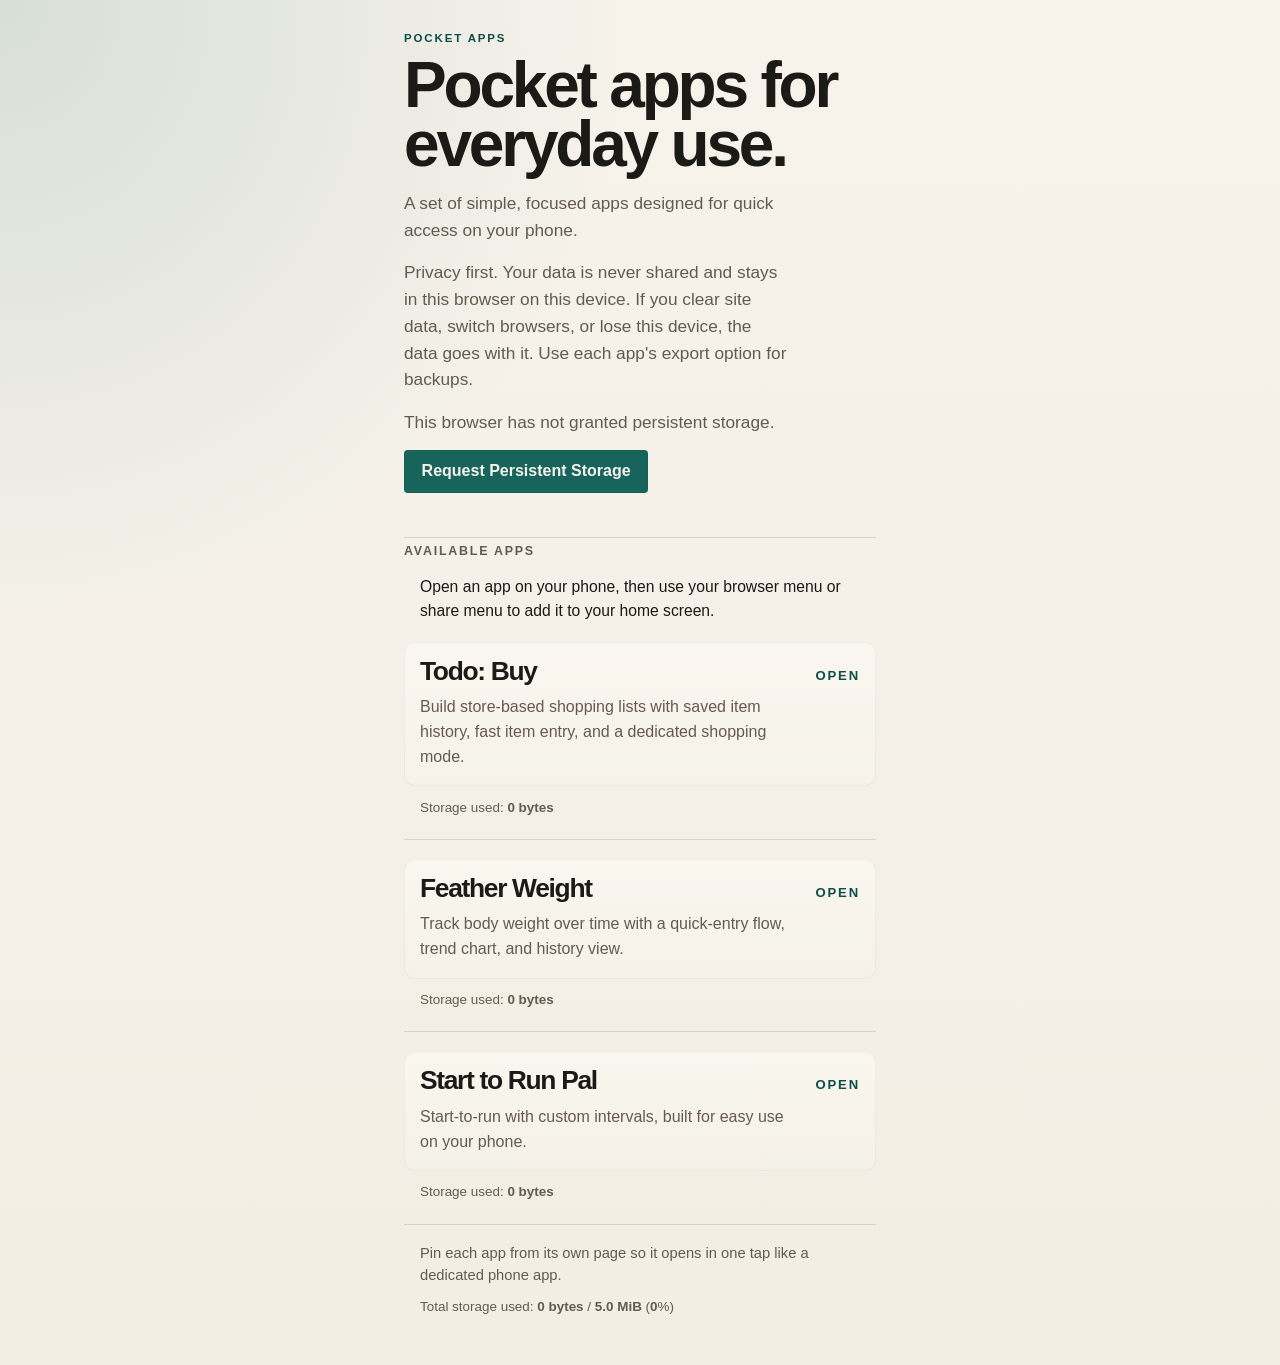
<file: docs/index.html>
<!DOCTYPE html>
<html lang="en">
<head>
	<meta charset="UTF-8">
	<meta name="viewport" content="width=device-width, initial-scale=1.0, maximum-scale=1.0, user-scalable=no, viewport-fit=cover">
	<meta name="theme-color" content="#f2eee4">
	<title>Pocket Apps</title>
	<link rel="icon" type="image/svg+xml" href="./icon.svg">
	<script defer src="./alpine.min.js"></script>
<style>
:root {
	color-scheme: light;
	--bg: #f2eee4;
	--bg-soft: rgba(255, 252, 246, 0.72);
	--text: #1c1a17;
	--text-soft: #635b50;
	--line: rgba(28, 26, 23, 0.14);
	--accent: #17645d;
	--accent-strong: #0e4d47;
	--max-width: 32rem;
}

* {
	box-sizing: border-box;
	-webkit-tap-highlight-color: transparent;
}

html {
	background:
		radial-gradient(circle at top left, rgba(23, 100, 93, 0.14), transparent 34%),
		linear-gradient(180deg, #f7f3eb 0%, var(--bg) 100%);
}

body {
	margin: 0;
	min-height: 100vh;
	font-family: "Aptos", "Segoe UI Variable Text", "Segoe UI", "Inter", "Ubuntu", "Noto Sans", "Helvetica Neue", Helvetica, Arial, sans-serif;
	color: var(--text);
}

a {
	color: inherit;
}

main {
	width: min(100%, var(--max-width));
	margin: 0 auto;
	padding: 2rem 1.25rem 3rem;
}

.kicker {
	margin: 0 0 0.75rem;
	font-size: 0.72rem;
	font-weight: 700;
	letter-spacing: 0.16em;
	text-transform: uppercase;
	color: var(--accent-strong);
}

h1 {
	margin: 0;
	font-family: "Aptos Display", "Segoe UI Variable Display", "Segoe UI", "Ubuntu Sans", "Noto Sans", "Helvetica Neue", Helvetica, Arial, sans-serif;
	font-size: clamp(2.25rem, 9vw, 4rem);
	line-height: 0.92;
	font-weight: 700;
	letter-spacing: -0.05em;
}

.intro {
	padding-bottom: 1.75rem;
	border-bottom: 1px solid var(--line);
}

.lead {
	margin: 1rem 0 0;
	max-width: 24rem;
	font-size: 1.08rem;
	line-height: 1.55;
	color: var(--text-soft);
}

.storage-cta {
	margin-top: 0.85rem;
}

.storage-button {
	appearance: none;
	border: 0;
	border-radius: 4px;
	padding: 0.8rem 1.1rem;
	font: inherit;
	font-weight: 700;
	background: var(--accent);
	color: #f7f3eb;
	box-shadow: inset 0 0 0 1px rgba(0, 0, 0, 0.05);
	transition: background 160ms ease, transform 160ms ease;
	cursor: pointer;
}

.storage-button:hover,
.storage-button:focus-visible {
	background: var(--accent-strong);
}

.storage-button:active {
	transform: scale(0.97);
}

.storage-button:focus-visible {
	outline: 2px solid var(--accent);
	outline-offset: 0.2rem;
}

.meta {
	margin: 0 0 0.45rem;
	font-size: 0.78rem;
	font-weight: 700;
	letter-spacing: 0.14em;
	text-transform: uppercase;
	color: var(--text-soft);
}

.pin-note {
	margin: 0;
	font-size: 0.98rem;
	line-height: 1.5;
	color: var(--text);
	padding: 0 1rem;
}

.pin-panel {
	margin-top: 0.95rem;
	padding: 0.15rem 0 0;
}

.apps {
	padding-top: 0.35rem;
}

.app-item {
	padding: 1.2rem 0 1.35rem;
	border-bottom: 1px solid var(--line);
}

.app-item:first-child {
	padding-top: 1.05rem;
}

.app-card {
	display: block;
	padding: 1rem 1rem 1.05rem;
	text-decoration: none;
	border-radius: 0.7rem;
	background: linear-gradient(180deg, rgba(255, 252, 246, 0.52), rgba(255, 252, 246, 0.16));
	box-shadow: inset 0 0 0 1px rgba(28, 26, 23, 0.04);
	transition: background 160ms ease, box-shadow 160ms ease, transform 160ms ease;
}

.app-name-row {
	display: flex;
	align-items: baseline;
	justify-content: space-between;
	gap: 1rem;
}

.app-name {
	margin: 0;
	font-family: "Aptos Display", "Segoe UI Variable Display", "Segoe UI", "Ubuntu Sans", "Noto Sans", "Helvetica Neue", Helvetica, Arial, sans-serif;
	font-size: 1.65rem;
	line-height: 1;
	letter-spacing: -0.05em;
}

.app-link {
	font-size: 0.82rem;
	font-weight: 700;
	letter-spacing: 0.14em;
	text-transform: uppercase;
	color: var(--accent-strong);
	white-space: nowrap;
}

.app-summary {
	margin: 0.7rem 0 0;
	max-width: 24rem;
	font-size: 1rem;
	line-height: 1.55;
	color: var(--text-soft);
}


.app-storage {
	margin: 0.7rem 1rem 0;
	font-size: 0.84rem;
	line-height: 1.45;
	color: var(--text-soft);
}

.app-storage strong {
	font-weight: 600;
	color: inherit;
}

.app-card:active .app-link,
.app-card:hover .app-link,
.app-card:focus-visible .app-link {
	color: var(--accent);
}

.app-card:hover,
.app-card:focus-visible {
	background: linear-gradient(180deg, rgba(255, 252, 246, 0.78), rgba(255, 252, 246, 0.3));
	box-shadow: inset 0 0 0 1px rgba(23, 100, 93, 0.1);
}

.app-card:active {
	transform: scale(0.95);
}

.app-card:focus-visible {
	outline: 2px solid var(--accent);
	outline-offset: 0.3rem;
}

.footer-note {
	margin: 1.1rem 0 0;
	font-size: 0.92rem;
	line-height: 1.5;
	color: var(--text-soft);
	padding: 0 1rem;
}

</style>
</head>
<body>
	<main x-data="appIndex()" x-init="init()">
		<section class="intro" aria-labelledby="page-title">
			<p class="kicker">Pocket Apps</p>
			<h1 id="page-title">Pocket apps for everyday use.</h1>
			<p class="lead">A set of simple, focused apps designed for quick access on your phone.</p>
			<p class="lead">Privacy first. Your data is never shared and stays in this browser on this device. If you clear site data, switch browsers, or lose this device, the data goes with it. Use each app's export option for backups.</p>
			<p class="lead" x-show="storagePersistenceStatus === 'prompt'">This browser has not granted persistent storage.</p>
			<p class="lead" x-show="storagePersistenceStatus === 'persisted'">Persistent storage is enabled.</p>
			<p class="lead" x-show="storagePersistenceStatus === 'unsupported'">This browser does not expose persistent storage.</p>
			<p class="lead" x-show="storagePersistenceStatus === 'error'">Persistent storage could not be checked right now.</p>
			<p class="storage-cta" x-show="storagePersistenceStatus === 'prompt'"><button class="storage-button" type="button" @click="requestPersistentStorage()">Request Persistent Storage</button></p>
		</section>

		<section class="apps" aria-labelledby="apps-title">
			<p class="meta" id="apps-title">Available Apps</p>
			<div class="pin-panel">
				<p class="pin-note" x-text="instruction()">Open an app on your phone, then use your browser menu or share menu to add it to your home screen.</p>
			</div>
		</section>

		<section>
			<template x-for="app in apps" :key="app.id">
				<div class="app-item">
					<a class="app-card" :href="app.href">
						<div class="app-name-row">
							<h2 class="app-name" x-text="app.name">App Name</h2>
							<span class="app-link">Open</span>
						</div>
						<p class="app-summary" x-text="app.summary">App summary.</p>
					</a>
					<p class="app-storage">Storage used: <strong x-text="prettyBytes(getStorageUsed(app))"></strong></p>
				</div>
			</template>

			<p class="footer-note">Pin each app from its own page so it opens in one tap like a dedicated phone app.</p>
			<p class="app-storage">Total storage used: <strong x-text="prettyBytes(getStorageUsed())"></strong><span x-show="localStorageQuota > 0"> / <strong x-text="prettyBytes(localStorageQuota)"></strong> (<strong x-text="Math.round((getStorageUsed() / localStorageQuota) * 100)"></strong>%)</span></p>
		</section>
	</main>

<script>
const APPS = [
	Object.freeze({
		id: 'todo-buy',
		name: 'Todo: Buy',
		href: './todo-buy/',
		summary: 'Build store-based shopping lists with saved item history, fast item entry, and a dedicated shopping mode.',
		localStoragePrefix: 'todo_buy_data',
	}),
	Object.freeze({
		id: 'feather-weight',
		name: 'Feather Weight',
		href: './feather-weight/',
		summary: 'Track body weight over time with a quick-entry flow, trend chart, and history view.',
		localStoragePrefix: 'feather-weight-data',
	}),
	Object.freeze({
		id: 'start-to-run-pal',
		name: 'Start to Run Pal',
		href: './start-to-run-pal/',
		summary: 'Start-to-run with custom intervals, built for easy use on your phone.',
		localStoragePrefix: 'start-to-run-pal-data',
	}),
];

function measureTextBytes(text) {
	return new TextEncoder().encode(String(text)).length;
}

function estimateLocalStorageLimit() {
	const TEST_KEY = '__test__';
	let low = 0;
	let high = 1;

	// Step 1: Exponential growth to find upper bound
	try {
		while (true) {
			localStorage.setItem(TEST_KEY, 'a'.repeat(high));
			low = high;
			high *= 2;
		}
	}
	catch (e) {
		// We've exceeded the limit
	}

	// Step 2: Binary search refinement
	while (low < high - 1) {
		let mid = Math.floor((low + high) / 2);
		try {
			localStorage.setItem(TEST_KEY, 'a'.repeat(mid));
			low = mid;
		}
		catch (e) {
			high = mid;
		}
	}

	localStorage.removeItem(TEST_KEY);
	return measureTextBytes('a'.repeat(low));
}

function hasPersistentStorageSupport() {
	return Boolean(
		navigator.storage &&
		typeof navigator.storage.persisted === 'function' &&
		typeof navigator.storage.persist === 'function'
	);
}

function appIndex() {
	return {
		platform: null,
		totalBytes: 0,
		localStorageQuota: 0,
		storagePersistenceStatus: 'checking',
		apps: APPS,
		init() {
			this.detectPlatform();

			this.$nextTick(() => {
				let quota = estimateLocalStorageLimit() + this.getStorageUsed();
				this.localStorageQuota = Math.ceil(quota / 4096) * 4096;
			});

			this.refreshStoragePersistenceStatus();
		},
		async refreshStoragePersistenceStatus() {
			if (!hasPersistentStorageSupport()) {
				this.storagePersistenceStatus = 'unsupported';
				return;
			}

			try {
				this.storagePersistenceStatus = await navigator.storage.persisted() ? 'persisted' : 'prompt';
			}
			catch (error) {
				this.storagePersistenceStatus = 'error';
			}
		},
		async requestPersistentStorage() {
			if (!hasPersistentStorageSupport()) {
				this.storagePersistenceStatus = 'unsupported';
				return false;
			}

			try {
				if (await navigator.storage.persisted()) {
					this.storagePersistenceStatus = 'persisted';
					return true;
				}

				let persisted = await navigator.storage.persist();
				this.storagePersistenceStatus = persisted ? 'persisted' : 'prompt';
				return persisted;
			}
			catch (error) {
				this.storagePersistenceStatus = 'error';
				return false;
			}
		},
		detectPlatform() {
			let userAgent = navigator.userAgent.toLowerCase();
			let isIOS = /iphone|ipad|ipod/.test(userAgent);
			let isAndroid = /android/.test(userAgent);
			let isSamsung = /samsungbrowser/.test(userAgent);
			let isEdge = /edg|edgios|edga/.test(userAgent);
			let isFirefox = /firefox|fxios/.test(userAgent);
			let isChrome = /chrome|crios/.test(userAgent) && !isEdge && !isSamsung;
			let isSafari = /safari/.test(userAgent) && !isChrome && !isEdge && !isFirefox;

			if (window.matchMedia('(display-mode: standalone)').matches || window.navigator.standalone === true) {
				this.platform = 'standalone';
			}
			else if (isIOS && isSafari) {
				this.platform = 'ios-safari';
			}
			else if (isAndroid && isSamsung) {
				this.platform = 'android-samsung';
			}
			else if (isAndroid && isFirefox) {
				this.platform = 'android-firefox';
			}
			else if (isAndroid && (isChrome || isEdge)) {
				this.platform = 'android-chromium';
			}
			else if (isIOS && (isChrome || isEdge || isFirefox)) {
				this.platform = 'ios-alt';
			}
			else if (isIOS) {
				this.platform = 'ios';
			}
			else if (isAndroid) {
				this.platform = 'android';
			}
			else {
				this.platform = null;
			}
		},
		getStorageUsed(app = null) {
			let keys = app ? Object.keys(localStorage).filter(key => key.startsWith(app.localStoragePrefix)) : Object.keys(localStorage);
			let total = 0;
			for (let key of keys) {
				let value = localStorage.getItem(key) || '';
				total += measureTextBytes(key) + measureTextBytes(value);
			}
			return total;
		},
		prettyBytes(bytes) {
			const KIB = 1024;
			const MIB = KIB * 1024;
			const GIB = MIB * 1024;

			if (bytes >= GIB) {
				return `${(bytes / GIB).toFixed(1)} GiB`;
			}

			if (bytes >= MIB) {
				return `${(bytes / MIB).toFixed(1)} MiB`;
			}

			if (bytes >= KIB) {
				return `${(bytes / KIB).toFixed(1)} KiB`;
			}

			return bytes + ' byte' + (bytes === 1 ? '' : 's');
		},
		instruction() {
			if (this.platform === 'standalone') {
				return 'This page is already running in home-screen mode.';
			}

			if (this.platform === 'ios-safari' || this.platform === 'ios') {
				return 'Open the app you want, tap Share, then choose Add to Home Screen.';
			}

			if (this.platform === 'android-samsung') {
				return 'Open the app you want, then use the Samsung Internet menu and choose Add page to home screen.';
			}

			if (this.platform === 'android-firefox') {
				return 'Open the app you want, then use the Firefox menu and choose Install or Add to Home screen.';
			}

			if (this.platform === 'android-chromium' || this.platform === 'android') {
				return 'Open the app you want, then use the browser menu and choose Add to Home screen or Install app.';
			}

			if (this.platform === 'ios-alt') {
				return 'Open the app you want, then use the share menu and look for Add to Home Screen. If that option is missing, open the same app in Safari.';
			}

			return 'Open an app on your phone, then use your browser menu or share menu to add it to your home screen.';
		}
	};
}
</script>
</body>
</html>
</file>
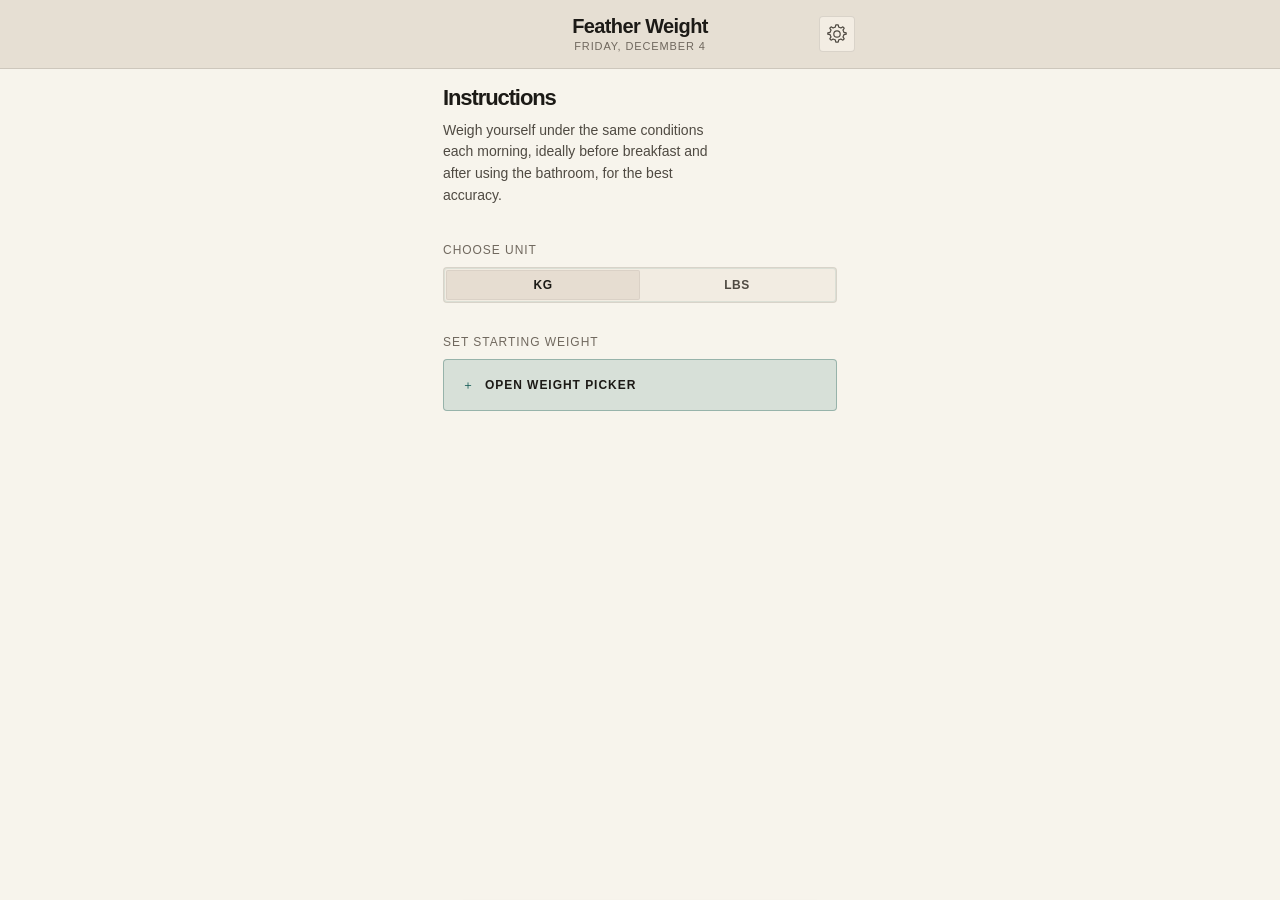
<file: docs/feather-weight/index.html>
<!DOCTYPE html>
<html lang="en">
<head>
	<meta charset="UTF-8">
	<meta name="viewport" content="width=device-width, initial-scale=1.0, maximum-scale=1.0, user-scalable=no, viewport-fit=cover">
	<title>Feather Weight</title>
	<link rel="manifest" href="./manifest.webmanifest?v=20260411pwa2">
	<link rel="icon" type="image/svg+xml" href="./icons/icon.svg?v=20260411pwa1">
	<link rel="icon" type="image/png" sizes="192x192" href="./icons/icon-192.png?v=20260411pwa1">
	<link rel="icon" type="image/png" sizes="512x512" href="./icons/icon-512.png?v=20260411pwa1">
	<link rel="shortcut icon" href="./icons/icon-192.png?v=20260411pwa1">
	<link rel="apple-touch-icon" href="./icons/icon-192.png?v=20260411pwa1">
	<link rel="stylesheet" href="./index.css">
	<script type="module" src="./index.js"></script>
	<script defer src="../alpine.min.js"></script>
</head>
<body x-on:keydown.escape.window="handleEscape()">
	<div class="app-shell" x-data="featherWeightViewModel()" x-init="init()" x-cloak>
		<div class="app-scroll" x-show="!settingsOpen">
			<header>
				<div class="header-row">
					<div class="header-side"></div>
					<div class="header-title">
						<div class="header-title-button">
							<h1>Feather Weight</h1>
							<div class="header-date" x-text="formatHeaderDate()"></div>
						</div>
					</div>
					<div class="header-side right">
						<button class="icon-button" type="button" @click="openSettings()" aria-label="Open settings">
							<svg viewBox="0 0 24 24" aria-hidden="true" fill="none" stroke="currentColor" stroke-width="1.8" stroke-linecap="round" stroke-linejoin="round">
								<path d="M12 2.8 L13.2 2.8 L13.7 5.1 A7 7 0 0 1 15.9 6 L17.9 4.8 L19.2 6.1 L18 8.1 A7 7 0 0 1 18.9 10.3 L21.2 10.8 L21.2 12.2 L18.9 12.7 A7 7 0 0 1 18 14.9 L19.2 16.9 L17.9 18.2 L15.9 17 A7 7 0 0 1 13.7 17.9 L13.2 20.2 L10.8 20.2 L10.3 17.9 A7 7 0 0 1 8.1 17 L6.1 18.2 L4.8 16.9 L6 14.9 A7 7 0 0 1 5.1 12.7 L2.8 12.2 L2.8 10.8 L5.1 10.3 A7 7 0 0 1 6 8.1 L4.8 6.1 L6.1 4.8 L8.1 6 A7 7 0 0 1 10.3 5.1 L10.8 2.8 Z"/>
								<circle cx="12" cy="12" r="3.2"/>
							</svg>
						</button>
					</div>
				</div>
			</header>

			<template x-if="sortedEntries.length === 0">
				<section class="section empty-intro">
					<div class="empty-intro-copy">
						<div class="empty-intro-title">Instructions</div>
						<div class="empty-intro-text">Weigh yourself under the same conditions each morning, ideally before breakfast and after using the bathroom, for the best accuracy.</div>
					</div>
					<div class="empty-intro-actions">
						<div class="empty-intro-step">
							<div class="empty-intro-hint">Choose Unit</div>
							<div class="segmented empty-unit-picker" role="group" aria-label="Choose unit" :style="{ '--segment-count': unitOptions.length, '--segment-active': Math.max(unitOptions.indexOf(model.unit), 0) }">
								<template x-for="unit in unitOptions" :key="`empty-unit-${unit}`">
									<button type="button" :class="{ active: model.unit === unit }" @click="switchUnit(unit)" x-text="unit"></button>
								</template>
							</div>
						</div>
						<div class="empty-intro-step">
							<div class="empty-intro-hint">Set Starting Weight</div>
							<button class="empty-entry-button" type="button" @click="openNewEntry()" aria-label="Add first weight entry">
								<span class="empty-entry-button-plus">＋</span>
								<span class="empty-entry-button-title">Open Weight Picker</span>
							</button>
						</div>
					</div>
				</section>
			</template>

			<template x-if="sortedEntries.length > 0">
				<section class="section top-summary">
					<div class="current-stat">
						<div class="current-stat-grid">
							<button class="current-stat-panel" type="button" @click="openNewEntry()" aria-label="Update current weight">
								<span class="stat-label">Current Weight</span>
								<span class="current-stat-copy">
									<span class="current-stat-value-row">
										<span class="current-stat-value" x-text="currentWeightLabel"></span>
										<span class="current-stat-unit" x-text="model.unit"></span>
									</span>
									<span class="current-stat-meta" x-text="currentPanelDateLabel"></span>
								</span>
							</button>
							<button class="current-stat-panel" type="button" @click="openGoalSetup()" aria-label="Set goal weight">
								<span class="stat-label">Goal Weight</span>
								<span class="current-stat-copy">
									<span class="current-stat-value-row">
										<span class="current-stat-value" :class="{ placeholder: !model.goal }" x-text="goalWeightLabel"></span>
										<template x-if="model.goal">
											<span class="current-stat-unit" x-text="model.unit"></span>
										</template>
									</span>
									<span class="current-stat-meta" x-text="goalPanelMeta"></span>
								</span>
							</button>
						</div>
					</div>
					<div class="stats-row">
						<div class="stat-block">
							<div class="stat-label" x-text="lastWeekDeltaCard.label"></div>
							<div class="stat-value tone-value" :class="lastWeekDeltaCard.tone">
								<span class="stat-number" x-text="lastWeekDeltaCard.valueNumber"></span>
								<template x-if="lastWeekDeltaCard.valueUnit">
									<span class="stat-unit" x-text="lastWeekDeltaCard.valueUnit"></span>
								</template>
							</div>
						</div>
						<div class="stat-block">
							<div class="stat-label" x-text="lastMonthDeltaCard.label"></div>
							<div class="stat-value tone-value" :class="lastMonthDeltaCard.tone">
								<span class="stat-number" x-text="lastMonthDeltaCard.valueNumber"></span>
								<template x-if="lastMonthDeltaCard.valueUnit">
									<span class="stat-unit" x-text="lastMonthDeltaCard.valueUnit"></span>
								</template>
							</div>
						</div>
					</div>
				</section>
			</template>

			<template  x-if="sortedEntries.length > 0">
				<section class="section chart-card">

					<div class="chart-shell">
						<div class="chart-title-row section-title-row">
							<div class="chart-title-label section-title-label">Trend</div>
							<template x-if="sortedEntries.length > 0">
								<div class="segmented chart-controls section-controls" aria-label="Choose chart zoom" :style="{ '--segment-count': zoomOptions.length, '--segment-active': Math.max(zoomOptions.indexOf(model.zoom), 0) }">
									<template x-for="zoom in zoomOptions" :key="`zoom-${zoom}`">
										<button type="button" :class="{ active: model.zoom === zoom }" @click="setZoom(zoom)" x-text="zoom"></button>
									</template>
								</div>
							</template>
						</div>

						<template x-if="sortedEntries.length === 0">
							<div class="chart-empty">
								<strong>No weight data yet</strong>
								Add your first measurement to start the graph.
							</div>
						</template>

						<template x-if="sortedEntries.length > 0">
							<div class="chart-layout">
								<div class="chart-axis-rail" aria-hidden="true">
									<svg :width="chartRender.model.axisWidth" :height="chartRender.model.height" :viewBox="`0 0 ${chartRender.model.axisWidth} ${chartRender.model.height}`">
										<g x-html="chartRender.yAxisMarkup"></g>
									</svg>
								</div>
								<div class="chart-scroll-wrap" :class="{ 'fade-left': chartFadeLeft, 'fade-right': chartFadeRight }">
									<div class="chart-scroll" x-ref="chartScroll" @scroll.passive="onChartScroll()">
									<svg :width="chartRender.model.width" :height="chartRender.model.height" :viewBox="`0 0 ${chartRender.model.width} ${chartRender.model.height}`" aria-label="Weight chart" role="img">
										<g>
												<g x-html="chartRender.horizontalMinorGridMarkup"></g>
												<g x-html="chartRender.horizontalMajorGridMarkup"></g>
												<g x-html="chartRender.verticalMinorGridMarkup"></g>
												<g x-html="chartRender.verticalMajorGridMarkup"></g>
											<line x1="0" :y1="chartRender.model.plotBottom" :x2="chartRender.model.width" :y2="chartRender.model.plotBottom" stroke="var(--border)" stroke-width="1"></line>
											<path :d="chartRender.model.path" fill="none" stroke="var(--line)" stroke-width="2.2" stroke-linecap="round" stroke-linejoin="round"></path>
											<g x-html="chartRender.valueLabelsMarkup"></g>
											<g x-html="chartRender.pointsMarkup"></g>
											<g x-html="chartRender.xLabelsMarkup"></g>
										</g>
									</svg>
									</div>
								</div>
							</div>
						</template>
					</div>
				</section>
			</template>

			<template x-if="sortedEntries.length > 0">
				<section class="section history-section">
					<div class="history-title-row section-title-row">
						<div class="history-section-kicker section-title-label">History</div>
						<div class="segmented compact history-controls section-controls" role="group" aria-label="Choose history view" :style="{ '--segment-count': historyViewOptions.length, '--segment-active': Math.max(historyViewOptions.indexOf(activeHistoryView), 0) }">
							<template x-for="historyView in historyViewOptions" :key="`history-view-${historyView}`">
								<button type="button" :class="{ active: activeHistoryView === historyView }" @click="setHistoryView(historyView)" x-text="historyView"></button>
							</template>
						</div>
					</div>

					<ul class="history-week-list">
						<template x-for="period in visibleHistory" :key="period.periodStart">
							<li class="history-week-card" :class="{ expanded: expandedHistory[period.periodStart] }">
								<div class="history-week-row">
									<div class="history-week-main">
										<div class="history-week-date" x-text="period.periodLabel"></div>
										<div class="history-week-delta">
											<template x-if="period.delta">
												<div class="history-week-delta-value tone-value" :class="period.delta.tone">
													<span x-text="period.delta.number"></span>
													<span class="history-week-delta-unit" x-text="period.delta.unit"></span>
												</div>
											</template>
											<template x-if="!period.delta">
												<div class="history-week-delta-value tone-value missing">--</div>
											</template>
										</div>
										<div class="history-week-value-group">
											<span class="history-week-value" x-text="period.medianValue"></span>
											<span class="history-week-unit" x-text="model.unit"></span>
										</div>
									</div>
									<button
										class="history-week-toggle"
										type="button"
										@click="toggleHistoryExpansion(period.periodStart)"
										:aria-expanded="String(expandedHistory[period.periodStart])"
										:aria-label="historyToggleAriaLabel(period)"
									>⌄</button>
								</div>

								<div class="history-week-detail" :aria-hidden="String(!expandedHistory[period.periodStart])">
									<div class="history-week-detail-inner">
										<ul class="history-list">
											<template x-for="entry in period.entries" :key="entry.date">
												<li class="history-item"
													:class="{ removing: !!removingIds[entry.date] }"
													@contextmenu.prevent="openEdit(entry)">
													<div class="history-date">
														<div class="history-day" x-text="formatHistoryItemLabel(entry, period)"></div>
													</div>
													<div class="history-spacer" aria-hidden="true"></div>
													<div class="history-value">
														<span x-text="formatWeight(entry.weightKg)"></span>
														<span class="history-value-unit" x-text="model.unit"></span>
													</div>
													<button class="history-delete" type="button" aria-label="Delete entry" @click.stop="deleteEntry(entry.date)">🗑</button>
												</li>
											</template>
										</ul>
									</div>
								</div>
							</li>
						</template>
					</ul>

					<template x-if="hasMoreHistory">
						<div class="history-load-more-row">
							<button class="history-load-more" type="button" @click="loadFullHistory()">Load All History</button>
						</div>
					</template>
				</section>
			</template>
		</div>

		<div class="settings-overlay" x-show="settingsOpen">
			<div class="history-overlay-header">
				<button class="sheet-action" type="button" @click="closeSettings()">Close</button>
				<div class="history-overlay-title">Settings</div>
				<div class="history-overlay-spacer"></div>
			</div>
			<div class="settings-copy">
				Appearance and data tools for this device.
			</div>
			<div class="settings-list">
				<div class="settings-card">
					<div class="settings-action-main">
						<div class="settings-action-title">Theme</div>
						<div class="settings-action-subtitle">Select the preferred color theme.</div>
					</div>
					<div class="segmented compact" role="group" aria-label="Choose theme" :style="{ '--segment-count': themeOptions.length, '--segment-active': Math.max(themeOptions.indexOf(model.themeMode), 0) }">
						<template x-for="theme in themeOptions" :key="`theme-${theme}`">
							<button type="button" :class="{ active: model.themeMode === theme }" @click="setTheme(theme)" x-text="theme"></button>
						</template>
					</div>
				</div>

				<button class="settings-action-btn import" type="button" @click="triggerImport()">
					<div class="settings-action-main">
						<div class="settings-action-title">Import data</div>
						<div class="settings-action-subtitle">Upload a backup and replace the current measurements, settings, and history on this device.</div>
					</div>
					<div class="settings-action-icon">
						<svg viewBox="0 0 24 24" fill="none" stroke="currentColor" stroke-width="1.8" stroke-linecap="round" stroke-linejoin="round" aria-hidden="true">
							<path d="M4 14v4a2 2 0 0 0 2 2h12a2 2 0 0 0 2-2v-4"/>
							<path d="M12 3v11"/>
							<path d="M8 10l4 4 4-4"/>
						</svg>
					</div>
				</button>

				<button class="settings-action-btn export" type="button" @click="exportData()">
					<div class="settings-action-main">
						<div class="settings-action-title">Export data</div>
						<div class="settings-action-subtitle">Download a JSON backup of the current measurements and preferences.</div>
					</div>
					<div class="settings-action-icon">
						<svg viewBox="0 0 24 24" fill="none" stroke="currentColor" stroke-width="1.8" stroke-linecap="round" stroke-linejoin="round" aria-hidden="true">
							<path d="M4 14v4a2 2 0 0 0 2 2h12a2 2 0 0 0 2-2v-4"/>
							<path d="M12 15V4"/>
							<path d="M8 8l4-4 4 4"/>
						</svg>
					</div>
				</button>

				<button class="settings-action-btn wipe" type="button" @click="confirmWipeData()">
					<div class="settings-action-main">
						<div class="settings-action-title">Wipe data</div>
						<div class="settings-action-subtitle">Clear all saved measurements and leave the app empty after confirmation.</div>
					</div>
					<div class="settings-action-icon">
						<svg viewBox="0 0 24 24" fill="none" stroke="currentColor" stroke-width="1.8" stroke-linecap="round" stroke-linejoin="round" aria-hidden="true">
							<path d="M18 6 6 18M6 6l12 12"/>
						</svg>
					</div>
				</button>
			</div>
		</div>

		<input
			type="file"
			accept=".json"
			x-ref="importFile"
			@change="handleImport($event)"
			style="display:none"
		>

		<div class="sheet-scrim" :class="{ open: overlayOpen }" @click="closeOverlay()"></div>
		<div class="sheet" :class="{ open: overlayOpen }" @keydown.escape.window="closeOverlay()">
			<div class="sheet-panel">
				<div class="sheet-handle"></div>
				<div class="sheet-header">
					<button class="micro-button sheet-action-button" type="button" @click="closeOverlay()">Cancel</button>
					<div class="sheet-title" x-text="overlayTitle"></div>
					<button class="micro-button sheet-action-button primary" type="button" @click="saveOverlay()" x-text="overlaySaveButtonLabel"></button>
				</div>

				<div class="picker">
					<div class="picker-highlight"></div>
					<div class="picker-wheel" x-ref="wholeWheel" @scroll.passive="onWheelScroll('whole', $el)" @wheel="onPickerWheel('whole', $event, $el)">
						<div class="picker-spacer"></div>
						<template x-for="value in activeWholeList" :key="`whole-${model.unit}-${value}`">
							<div class="picker-item" :class="{ active: pickerWhole === value }" x-text="value"></div>
						</template>
						<div class="picker-spacer"></div>
					</div>
					<div class="picker-dot">.</div>
					<div class="picker-wheel decimal" x-ref="decimalWheel" @scroll.passive="onWheelScroll('decimal', $el)" @wheel="onPickerWheel('decimal', $event, $el)">
						<div class="picker-spacer"></div>
						<template x-for="value in decimals" :key="`decimal-${value}`">
							<div class="picker-item" :class="{ active: pickerDecimal === value }" x-text="value"></div>
						</template>
						<div class="picker-spacer"></div>
					</div>
					<div class="picker-unit" x-text="model.unit"></div>
				</div>

				<div class="sheet-meta">
					<div class="sheet-field">
						<div class="sheet-field-label">Choose Unit</div>
						<div class="segmented sheet-unit-picker" role="group" aria-label="Choose unit" :style="{ '--segment-count': unitOptions.length, '--segment-active': Math.max(unitOptions.indexOf(model.unit), 0) }">
							<template x-for="unit in unitOptions" :key="`sheet-unit-${unit}`">
								<button type="button" :class="{ active: model.unit === unit }" @click="switchUnit(unit)" x-text="unit"></button>
							</template>
						</div>
					</div>
					<template x-if="overlayMode === 'entry'">
						<div class="sheet-field">
							<label class="sheet-field-label" for="entry-date">Choose Date</label>
							<input id="entry-date" class="sheet-date-input" type="date" x-model="entryDate">
						</div>
					</template>
					<template x-if="overlayMode === 'goal'">
						<div class="sheet-field full">
							<div class="sheet-field-label">Goal Pace</div>
							<div class="goal-rate-panel">
								<div class="segmented goal-rate-period-picker" role="group" aria-label="Choose goal pace unit" :style="{ '--segment-count': goalRateUnitOptions.length, '--segment-active': Math.max(goalRateUnitOptions.indexOf(goalRateDraftUnit), 0) }">
									<template x-for="rateUnit in goalRateUnitOptions" :key="`goal-rate-draft-${rateUnit}`">
										<button type="button" :class="{ active: goalRateDraftUnit === rateUnit }" @click="setGoalRateDraftUnit(rateUnit)" x-text="rateUnit"></button>
									</template>
								</div>
								<div class="goal-rate-stepper">
									<button class="goal-rate-button" type="button" @click="changeGoalRate(-1)" :aria-label="goalRateStepAriaLabel(-1)">−</button>
									<div class="goal-rate-value">
										<div class="goal-rate-number" x-text="goalRateDraftLabel"></div>
										<div class="goal-rate-unit" x-text="goalRateUnitLabel"></div>
									</div>
									<button class="goal-rate-button" type="button" @click="changeGoalRate(1)" :aria-label="goalRateStepAriaLabel(1)">+</button>
								</div>
							</div>
						</div>
					</template>
					<template x-if="overlayMode === 'goal'">
						<div class="sheet-field full">
							<div class="goal-preview">
								<div class="goal-preview-kicker">Projection</div>
								<div class="goal-preview-title" x-text="goalPreview.title"></div>
								<div class="goal-preview-detail" x-text="goalPreview.detail"></div>
							</div>
						</div>
					</template>
					<template x-if="overlayMode === 'goal' && model.goal">
						<div class="sheet-field full">
							<button class="sheet-clear-button" type="button" @click="clearGoal()">Clear Goal</button>
						</div>
					</template>
				</div>
			</div>
		</div>
	</div>
	<script>
	if ('serviceWorker' in navigator) {
		window.addEventListener('load', () => {
			navigator.serviceWorker.register('./sw.js?v=20260802offline1', { scope: './' }).catch(error => {
				console.error('Service worker registration failed:', error);
			});
		});
	}
	</script>
</body>
</html>
</file>
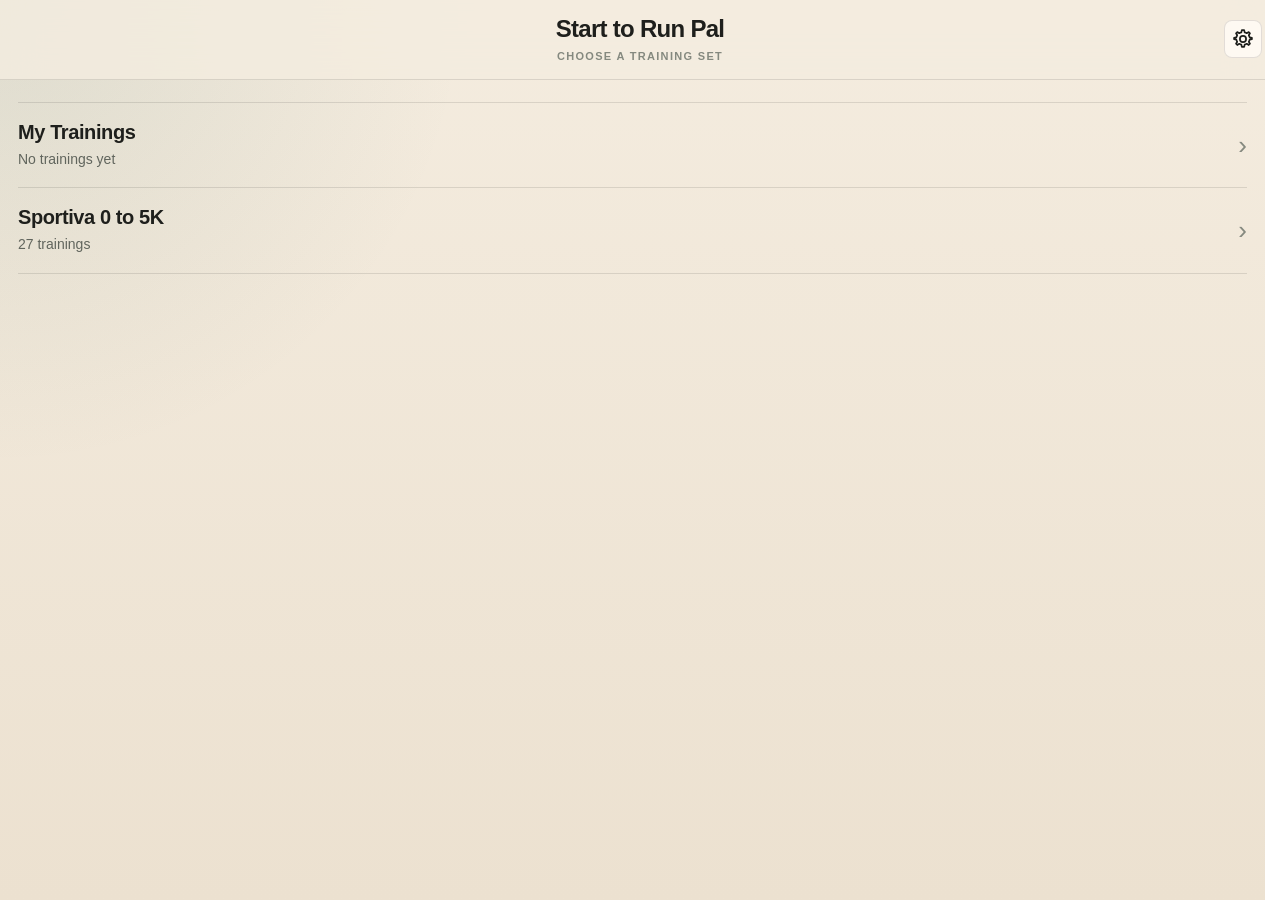
<file: docs/start-to-run-pal/index.html>
<!DOCTYPE html>
<html lang="en">
<head>
	<meta charset="UTF-8">
	<meta name="viewport" content="width=device-width, initial-scale=1.0, maximum-scale=1.0, user-scalable=no, viewport-fit=cover">
	<title>Start to Run Pal</title>
	<link rel="manifest" href="./manifest.webmanifest?v=20260420pwa1">
	<link rel="icon" type="image/svg+xml" href="./icons/icon.svg?v=20260420pwa1">
	<link rel="icon" type="image/png" sizes="192x192" href="./icons/icon-192.png?v=20260420pwa1">
	<link rel="icon" type="image/png" sizes="512x512" href="./icons/icon-512.png?v=20260420pwa1">
	<link rel="shortcut icon" href="./icons/icon-192.png?v=20260420pwa1">
	<link rel="apple-touch-icon" href="./icons/icon-192.png?v=20260420pwa1">
	<link rel="stylesheet" href="./index.css">
	<script type="module" src="./index.js"></script>
	<script defer src="../alpine.min.js"></script>
</head>
	<body x-data="startToRunPalViewModel()" x-init="init()" x-on:keydown.escape.window="closeRunner(); closeTrainingEditor(); closeSettings()" x-cloak>
	<div class="app-shell">
		<header>
			<div class="header-row">
				<div class="header-side">
					<button class="back-button" type="button" x-show="hasSelectedPreset()" x-on:click="goToPresetList()">Back</button>
				</div>
				<div class="header-title">
					<h1 x-text="hasSelectedPreset() ? selectedPresetName() : 'Start to Run Pal'"></h1>
					<p x-text="hasSelectedPreset() ? '' : 'Choose a training set'"></p>
				</div>
				<div class="header-side right">
					<button class="icon-button" type="button" x-on:click="openSettings()" aria-label="Open settings">
						<svg viewBox="0 0 24 24" aria-hidden="true" fill="none" stroke="currentColor" stroke-width="1.8" stroke-linecap="round" stroke-linejoin="round">
							<path d="M12 2.8 L13.2 2.8 L13.7 5.1 A7 7 0 0 1 15.9 6 L17.9 4.8 L19.2 6.1 L18 8.1 A7 7 0 0 1 18.9 10.3 L21.2 10.8 L21.2 12.2 L18.9 12.7 A7 7 0 0 1 18 14.9 L19.2 16.9 L17.9 18.2 L15.9 17 A7 7 0 0 1 13.7 17.9 L13.2 20.2 L10.8 20.2 L10.3 17.9 A7 7 0 0 1 8.1 17 L6.1 18.2 L4.8 16.9 L6 14.9 A7 7 0 0 1 5.1 12.7 L2.8 12.2 L2.8 10.8 L5.1 10.3 A7 7 0 0 1 6 8.1 L4.8 6.1 L6.1 4.8 L8.1 6 A7 7 0 0 1 10.3 5.1 L10.8 2.8 Z"></path>
							<circle cx="12" cy="12" r="3.2"></circle>
						</svg>
					</button>
				</div>
			</div>
		</header>

		<main class="app-scroll">
			<section class="preset-list" x-show="!hasSelectedPreset()" aria-label="Training sets">
				<template x-for="preset in presetEntries()" :key="preset.key">
					<button class="preset-row" type="button" x-on:click="selectPreset(preset.key)">
						<div class="preset-copy">
							<h2 x-text="preset.title"></h2>
							<p x-text="presetSummary(preset.key)"></p>
						</div>
						<span class="preset-chevron" aria-hidden="true">›</span>
					</button>
				</template>
			</section>

			<section class="preset-detail" x-show="hasSelectedPreset()" aria-label="Training set details">
				<div class="preset-toolbar">
					<div>
						<div class="eyebrow">Current set</div>
						<div class="preset-summary-line" x-text="presetSummary(selectedPresetKey)"></div>
					</div>
					<button class="primary-button" type="button" x-show="canEditSelectedPreset()" x-on:click="addTraining()">Add training</button>
				</div>

				<template x-if="selectedPresetTrainings().length === 0">
					<div class="empty-panel">No trainings yet in this set.</div>
				</template>

				<div class="training-list">
					<template x-for="(training, trainingIndex) in selectedPresetTrainings()" :key="selectedPresetName() + '-' + trainingIndex + '-' + training.name">
						<article class="training-card">
							<div class="training-overview">
								<h2 class="training-name" x-text="training.name"></h2>
								<div class="training-duration" x-text="trainingDurationLabel(training)"></div>
							</div>

							<div class="interval-strip" role="list" :aria-label="'Intervals for ' + training.name" x-init="bindIntervalStripMask($el)">
								<div class="interval-track">
									<template x-for="(interval, intervalIndex) in training.intervals" :key="selectedPresetName() + '-overview-' + trainingIndex + '-' + intervalIndex">
										<div class="interval-chip" role="listitem" :style="intervalStyle(interval, intervalIndex)">
											<span class="interval-chip-name" x-text="interval.name"></span>
											<span class="interval-chip-duration" x-text="intervalDurationLabel(interval)"></span>
										</div>
									</template>
								</div>
							</div>

							<div class="training-actions-row">
								<button class="card-action-button" type="button" x-show="canEditSelectedPreset()" x-on:click="openTrainingEditor(trainingIndex)">EDIT</button>
								<button class="card-action-button start" type="button" :disabled="!canStartTraining(training)" x-on:click="startTraining(training)">▸ START</button>
							</div>
						</article>
					</template>
				</div>
			</section>
		</main>

		<div class="runner-overlay" :class="{ open: isRunnerOpen() }" :style="runnerThemeStyle()" :aria-hidden="String(!isRunnerOpen())">
			<div class="runner-panel-inner">
				<div class="runner-header">
					<button class="sheet-action runner-exit" type="button" x-on:click="closeRunner()">Exit</button>
					<div class="runner-header-copy">
						<div class="runner-header-title" x-text="runnerHeaderTitle()"></div>
						<div class="runner-header-detail" x-text="runnerHeaderDetail()"></div>
					</div>
					<div class="runner-header-spacer"></div>
				</div>

				<template x-if="activeRunnerTraining()">
					<div class="runner-body">
						<div class="runner-stage">
							<div class="runner-status" x-text="runnerStatusLabel()"></div>
							<h2 class="runner-interval-name" x-text="activeRunnerFrame()?.completed ? 'Done' : activeRunnerInterval()?.name"></h2>
							<div class="runner-timer" x-text="runnerRemainingDisplay()"></div>
							<div class="runner-support-row">
								<div class="runner-stat">
									<span class="runner-stat-label">Interval</span>
									<span class="runner-stat-value" x-text="runnerIntervalDurationDisplay()"></span>
								</div>
								<div class="runner-stat">
									<span class="runner-stat-label">Left total</span>
									<span class="runner-stat-value" x-text="runnerTotalRemainingDisplay()"></span>
								</div>
							</div>
							<p class="runner-next-line" x-text="runnerNextLabel()"></p>
						</div>

						<div class="runner-controls">
							<button class="runner-control-button secondary" type="button" x-on:click="previousRunnerInterval()" aria-label="Previous interval">
								<svg viewBox="0 0 24 24" aria-hidden="true" fill="none" stroke="currentColor" stroke-width="1.8" stroke-linecap="round" stroke-linejoin="round">
									<path d="M18 6 9 12l9 6"></path>
									<path d="M6 6v12"></path>
								</svg>
							</button>
							<button class="runner-control-button primary" type="button" x-on:click="toggleRunnerPlayback()" aria-label="Play or pause interval timer">
								<span class="runner-control-label" x-text="runnerPlayButtonLabel()"></span>
							</button>
							<button class="runner-control-button secondary" type="button" x-on:click="nextRunnerInterval()" aria-label="Next interval">
								<svg viewBox="0 0 24 24" aria-hidden="true" fill="none" stroke="currentColor" stroke-width="1.8" stroke-linecap="round" stroke-linejoin="round">
									<path d="m6 6 9 6-9 6"></path>
									<path d="M18 6v12"></path>
								</svg>
							</button>
						</div>

						<div class="runner-volume">
							<div class="runner-volume-title">Volume</div>
							<div class="segmented runner-volume-segment" role="group" aria-label="Set runner volume" :style="runnerVolumeSegmentStyle()">
								<template x-for="option in runnerVolumeOptions" :key="option.key">
									<button type="button" :class="{ active: runner.volumeKey === option.key }" x-on:click="setRunnerVolume(option.key)" x-text="option.label"></button>
								</template>
							</div>
						</div>

						<div class="runner-support" x-show="runner.volumeKey !== 'off' || runnerAudioNotice || runnerWakeLockNotice || runnerCanRetryWakeLock()">
							<p class="runner-support-note" x-show="runnerAudioNotice" role="status" aria-live="polite" x-text="runnerAudioNotice"></p>
							<p class="runner-support-note subtle" x-show="runnerWakeLockNotice" role="status" aria-live="polite" x-text="runnerWakeLockNotice"></p>
							<div class="runner-support-actions">
								<button class="runner-support-button" type="button" x-show="runner.volumeKey !== 'off'" x-on:click="triggerRunnerAudioAction()" x-text="runnerAudioActionLabel()"></button>
								<button class="runner-support-button" type="button" x-show="runnerCanRetryWakeLock()" x-on:click="requestRunnerWakeLock()">Keep awake</button>
							</div>
						</div>
					</div>
				</template>
			</div>
		</div>

		<div class="editor-overlay" :class="{ open: isTrainingEditorOpen() }" :aria-hidden="String(!isTrainingEditorOpen())">
			<div class="overlay-panel-inner">
				<div class="settings-header">
					<button class="sheet-action" type="button" x-on:click="closeTrainingEditor()">Close</button>
					<div class="settings-title" x-text="trainingEditorTitle()"></div>
					<button class="sheet-action save-sheet-action" type="button" x-on:click="saveTrainingEditor()" :disabled="!canSaveTrainingEditor()">Save</button>
				</div>

				<template x-if="activeTraining()">
					<div class="editor-sheet-body">
						<label class="field-block">
							<span class="field-label">Training name</span>
							<input class="field-input" type="text" :value="activeTraining().name" :readonly="!canEditSelectedPreset()" x-on:input="setTrainingName(activeTrainingIndex(), $event.target.value)" placeholder="Enter training name">
						</label>

						<div class="field-block">
							<span class="field-label">Intervals</span>
							<div class="interval-editor-list">
								<template x-for="(interval, intervalIndex) in activeTraining().intervals" :key="selectedPresetName() + '-editor-' + activeTrainingIndex() + '-' + intervalIndex">
									<div class="interval-editor-card" :style="intervalEditorStyle(interval)">
										<label class="interval-editor-field interval-editor-name">
											<span class="interval-mini-label">Name:</span>
											<input class="interval-name-input" type="text" :value="interval.name" :readonly="!canEditSelectedPreset()" x-on:input="setIntervalName(activeTrainingIndex(), intervalIndex, $event.target.value)">
										</label>

										<div class="interval-editor-field time-group" aria-label="Interval time">
											<span class="interval-mini-label">Time:</span>
											<div class="time-inline-inputs">
												<input class="time-part-input minutes" type="text" inputmode="numeric" maxlength="2" :value="timePartValue(interval, intervalIndex, 'minutes')" :readonly="!canEditSelectedPreset()" x-on:focus="startTimePartEdit(interval, intervalIndex, 'minutes', $event)" x-on:input="changeTimePartDraft(intervalIndex, 'minutes', $event.target.value)" x-on:blur="finishTimePartEdit(interval, intervalIndex, 'minutes')" x-on:keydown.enter.prevent="$event.target.blur()" x-on:keydown.escape.prevent="cancelTimePartEdit(intervalIndex, 'minutes'); $event.target.blur()" aria-label="Minutes">
												<span class="time-separator">:</span>
												<input class="time-part-input seconds" type="text" inputmode="numeric" maxlength="2" :value="timePartValue(interval, intervalIndex, 'seconds')" :readonly="!canEditSelectedPreset()" x-on:focus="startTimePartEdit(interval, intervalIndex, 'seconds', $event)" x-on:input="changeTimePartDraft(intervalIndex, 'seconds', $event.target.value)" x-on:blur="finishTimePartEdit(interval, intervalIndex, 'seconds')" x-on:keydown.enter.prevent="$event.target.blur()" x-on:keydown.escape.prevent="cancelTimePartEdit(intervalIndex, 'seconds'); $event.target.blur()" aria-label="Seconds">
											</div>
										</div>

										<div class="interval-editor-field color-group">
											<span class="interval-mini-label">Color:</span>
											<label class="color-picker-button" :style="'--picker-color:' + interval.color" aria-label="Pick interval color">
												<svg viewBox="0 0 24 24" aria-hidden="true" fill="none" stroke="currentColor" stroke-width="1.8" stroke-linecap="round" stroke-linejoin="round">
													<path d="M14.5 4.5 19.5 9.5"></path>
													<path d="M12.2 6.8 5.2 13.8a2.8 2.8 0 0 0-.8 1.7l-.5 3.5 3.5-.5a2.8 2.8 0 0 0 1.7-.8l7-7"></path>
													<path d="M14.5 4.5a2.6 2.6 0 1 1 3.7 3.7"></path>
												</svg>
												<input class="color-input-overlay" type="color" :value="interval.color" :disabled="!canEditSelectedPreset()" x-on:input="setIntervalColor(activeTrainingIndex(), intervalIndex, $event.target.value)" aria-label="Pick interval color">
											</label>
										</div>

										<div class="interval-row-actions">
											<button class="icon-action-button" type="button" x-show="canEditSelectedPreset()" x-on:click="duplicateInterval(activeTrainingIndex(), intervalIndex)" aria-label="Duplicate interval">
												<svg viewBox="0 0 24 24" aria-hidden="true" fill="none" stroke="currentColor" stroke-width="1.8" stroke-linecap="round" stroke-linejoin="round">
													<rect x="9" y="9" width="10" height="10" rx="2"></rect>
													<path d="M7 15H6a2 2 0 0 1-2-2V6a2 2 0 0 1 2-2h7a2 2 0 0 1 2 2v1"></path>
												</svg>
											</button>
											<button class="icon-action-button danger" type="button" x-show="canEditSelectedPreset()" x-on:click="removeInterval(activeTrainingIndex(), intervalIndex)" aria-label="Delete interval">
												<svg viewBox="0 0 24 24" aria-hidden="true" fill="none" stroke="currentColor" stroke-width="1.8" stroke-linecap="round" stroke-linejoin="round">
													<path d="M4 7h16"></path>
													<path d="M9 7V5.5A1.5 1.5 0 0 1 10.5 4h3A1.5 1.5 0 0 1 15 5.5V7"></path>
													<path d="M7.5 7 8.2 18a2 2 0 0 0 2 1.9h3.6a2 2 0 0 0 2-1.9L16.5 7"></path>
													<path d="M10 11v5"></path>
													<path d="M14 11v5"></path>
												</svg>
											</button>
										</div>
										</div>
									</div>
								</template>
								<button class="secondary-button interval-add-button" type="button" x-show="canEditSelectedPreset()" x-on:click="addInterval(activeTrainingIndex())">Add interval</button>
							</div>
						</div>

						<div class="editor-actions" x-show="!trainingEditor.isNew && canEditSelectedPreset()">
							<button class="danger-button action-button" type="button" x-on:click="removeTraining(activeTrainingIndex())">Remove training</button>
						</div>
					</div>
				</template>
			</div>
		</div>

		<div class="settings-overlay" :class="{ open: settingsOpen }" :aria-hidden="String(!settingsOpen)">
			<div class="overlay-panel-inner">
				<div class="settings-header">
					<button class="sheet-action" type="button" x-on:click="closeSettings()">Close</button>
					<div class="settings-title">Settings</div>
					<div class="settings-header-spacer"></div>
				</div>

				<div class="settings-copy">Appearance and data tools for this device.</div>

				<div class="settings-list">
					<div class="settings-card">
						<div class="settings-action-main">
							<div class="settings-action-title">Theme</div>
							<div class="settings-action-subtitle">Select the preferred color theme.</div>
						</div>
						<div class="segmented compact" role="group" aria-label="Choose theme" :style="themeSegmentStyle()">
							<template x-for="theme in themeOptions" :key="theme">
								<button type="button" :class="{ active: model.themeMode === theme }" x-on:click="setTheme(theme)" x-text="themeLabel(theme)"></button>
							</template>
						</div>
					</div>

					<button class="settings-action-btn import" type="button" x-on:click="triggerImport()">
						<div class="settings-action-main">
							<div class="settings-action-title">Import data</div>
							<div class="settings-action-subtitle">Upload a backup and replace the current trainings and settings on this device.</div>
						</div>
						<div class="settings-action-icon">
							<svg viewBox="0 0 24 24" fill="none" stroke="currentColor" stroke-width="1.8" stroke-linecap="round" stroke-linejoin="round" aria-hidden="true">
								<path d="M4 14v4a2 2 0 0 0 2 2h12a2 2 0 0 0 2-2v-4"></path>
								<path d="M12 3v11"></path>
								<path d="M8 10l4 4 4-4"></path>
							</svg>
						</div>
					</button>

					<button class="settings-action-btn export" type="button" x-on:click="exportData()">
						<div class="settings-action-main">
							<div class="settings-action-title">Export data</div>
							<div class="settings-action-subtitle">Download a JSON backup of the current trainings and preferences.</div>
						</div>
						<div class="settings-action-icon">
							<svg viewBox="0 0 24 24" fill="none" stroke="currentColor" stroke-width="1.8" stroke-linecap="round" stroke-linejoin="round" aria-hidden="true">
								<path d="M4 14v4a2 2 0 0 0 2 2h12a2 2 0 0 0 2-2v-4"></path>
								<path d="M12 15V4"></path>
								<path d="M8 8l4-4 4 4"></path>
							</svg>
						</div>
					</button>

					<button class="settings-action-btn wipe" type="button" x-on:click="confirmWipeData()">
						<div class="settings-action-main">
							<div class="settings-action-title">Wipe data</div>
							<div class="settings-action-subtitle">Clear all saved trainings and leave the app empty after confirmation.</div>
						</div>
						<div class="settings-action-icon">
							<svg viewBox="0 0 24 24" fill="none" stroke="currentColor" stroke-width="1.8" stroke-linecap="round" stroke-linejoin="round" aria-hidden="true">
								<path d="M18 6 6 18M6 6l12 12"></path>
							</svg>
						</div>
					</button>
				</div>
			</div>
		</div>

		<input
			type="file"
			accept=".json"
			x-ref="importFile"
			x-on:change="handleImport($event)"
			style="display:none"
		>

		<div class="sheet-toast" x-cloak x-show="isTrainingEditorOpen() && trainingEditorErrorMessage" x-transition.opacity.duration.160ms role="status" aria-live="polite" x-text="trainingEditorErrorMessage"></div>
	</div>
	<script>
	if ('serviceWorker' in navigator) {
		window.addEventListener('load', () => {
			navigator.serviceWorker.register('./sw.js?v=20260802offline1', { scope: './' }).catch(error => {
				console.error('Service worker registration failed:', error);
			});
		});
	}
	</script>
</body>
</html>
</file>
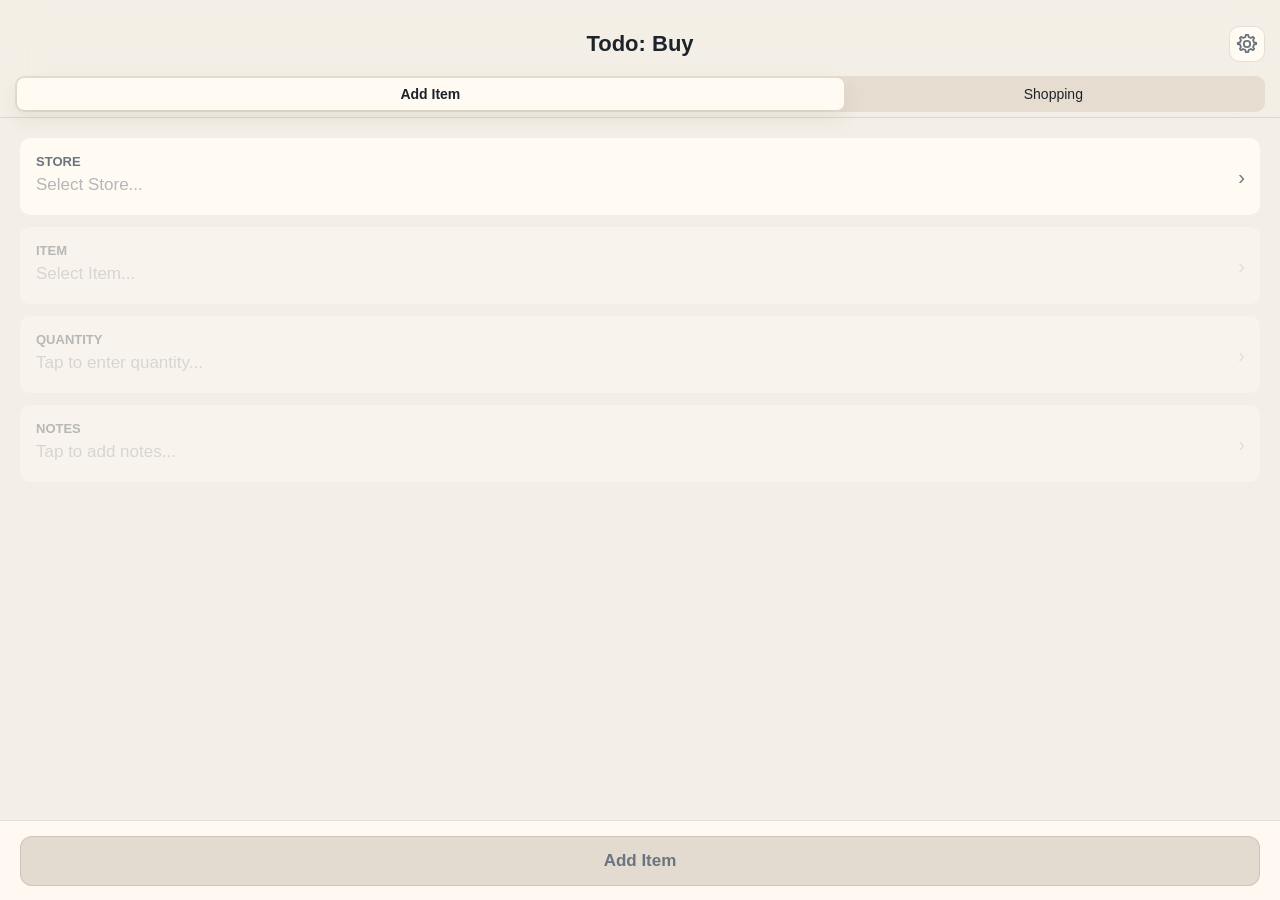
<file: docs/todo-buy/index.html>
<!DOCTYPE html>
<html lang="en">
<head>
	<meta charset="UTF-8">
	<meta name="viewport" content="width=device-width, initial-scale=1.0, maximum-scale=1.0, user-scalable=no">
	<title>Todo: Buy</title>
	<link rel="manifest" href="./manifest.webmanifest?v=20260411pwa2">
	<link rel="icon" type="image/svg+xml" href="./icons/icon.svg?v=20260411pwa1">
	<link rel="icon" type="image/png" sizes="192x192" href="./icons/icon-192.png?v=20260411pwa1">
	<link rel="icon" type="image/png" sizes="512x512" href="./icons/icon-512.png?v=20260411pwa1">
	<link rel="shortcut icon" href="./icons/icon-192.png?v=20260411pwa1">
	<link rel="apple-touch-icon" href="./icons/icon-192.png?v=20260411pwa1">
	<link rel="stylesheet" href="./index.css">
	<script type="module" src="./index.js"></script>
	<script defer src="../alpine.min.js"></script>
</head>


<body x-data="todoBuyViewModel()" x-init="init()" x-on:keydown.escape.window="handleEscape()" x-on:pointermove.window="handleDragMove($event)" x-on:pointerup.window="finishItemDrag($event)" x-on:pointercancel.window="finishItemDrag($event)" x-cloak>
	<header>
		<div class="header-row">
			<div class="header-side"></div>
			<div class="header-title">
				<h1>Todo: Buy</h1>
			</div>
			<div class="header-side right">
				<button class="icon-button" type="button" x-on:click="openSettings()" aria-label="Open settings">
					<svg viewBox="0 0 24 24" aria-hidden="true" fill="none" stroke="currentColor" stroke-width="1.8" stroke-linecap="round" stroke-linejoin="round">
						<path d="M12 2.8 L13.2 2.8 L13.7 5.1 A7 7 0 0 1 15.9 6 L17.9 4.8 L19.2 6.1 L18 8.1 A7 7 0 0 1 18.9 10.3 L21.2 10.8 L21.2 12.2 L18.9 12.7 A7 7 0 0 1 18 14.9 L19.2 16.9 L17.9 18.2 L15.9 17 A7 7 0 0 1 13.7 17.9 L13.2 20.2 L10.8 20.2 L10.3 17.9 A7 7 0 0 1 8.1 17 L6.1 18.2 L4.8 16.9 L6 14.9 A7 7 0 0 1 5.1 12.7 L2.8 12.2 L2.8 10.8 L5.1 10.3 A7 7 0 0 1 6 8.1 L4.8 6.1 L6.1 4.8 L8.1 6 A7 7 0 0 1 10.3 5.1 L10.8 2.8 Z"></path>
						<circle cx="12" cy="12" r="3.2"></circle>
					</svg>
				</button>
			</div>
		</div>
		<div class="mode-switch">
			<button class="mode-btn" id="btn-mode-add" :class="{ active: state.mode === 'add' }" x-on:click="setMode('add')">Add Item</button>
			<button class="mode-btn" id="btn-mode-shop" :class="{ active: state.mode === 'shop' }" x-on:click="setMode('shop')">Shopping</button>
		</div>
	</header>

	<main id="app-content" x-ref="appContent">
		<!-- Add Mode -->
		<div id="view-add" x-show="isAddMode()">
			<div id="card-store" class="card selector-card" x-on:click="openOverlay('store')">
				<div class="label">Store</div>
				<div class="value" id="disp-store" :class="{ placeholder: !draft.store }" x-text="selectedStoreLabel()" ></div>
			</div>

			<div id="card-item" class="card selector-card" :class="{ disabled: !draft.store }" x-on:click="openOverlay('item')">
				<div class="label">Item</div>
				<div class="value" id="disp-item" :class="{ placeholder: !draft.item }" x-text="selectedItemLabel()" ></div>
			</div>

			<div id="card-quantity" class="card selector-card" :class="{ disabled: !draft.store || !draft.item }" x-on:click="openOverlay('quantity')">
				<div class="label">Quantity</div>
				<div class="value" id="disp-qty" :class="{ placeholder: !hasQuantity() }" x-text="quantityLabel()"></div>
			</div>

			<div id="card-notes" class="card selector-card" :class="{ disabled: !draft.store || !draft.item }" x-on:click="openOverlay('notes')">
				<div class="label">Notes</div>
				<div class="value" id="disp-notes" :class="{ placeholder: !hasNotes() }" x-text="notesLabel()" ></div>
			</div>
		</div>

		<!-- Shopping Mode: Stores -->
		<div id="view-shop-stores" x-show="isShoppingStoresView()">
			<template x-if="!hasShopStores()">
				<div style="text-align:center; padding: 40px; color: var(--text-secondary)">
					List is empty.<br>Go to "Add Item" to start.
				</div>
			</template>

			<template x-for="store in shopStores()" :key="store">
				<div class="store-row-card" x-on:click="openShopStore(store)">
					<div class="store-row-name" x-text="store"></div>
					<div class="store-row-meta" x-text="storeItemCountLabel(store)"></div>
				</div>
			</template>
		</div>

		<!-- Shopping Mode: Items -->
		<div id="view-shop-items" x-show="isShoppingItemsView()">
			<div class="store-header">
				<button class="store-header-button" type="button" x-on:click="goBackToStoreList()" aria-label="Back to shopping lists">
					<svg viewBox="0 0 24 24" aria-hidden="true" fill="none" stroke="currentColor" stroke-width="2" stroke-linecap="round" stroke-linejoin="round">
						<path d="m15 18-6-6 6-6"></path>
					</svg>
				</button>
				<span class="store-header-title" x-text="activeShopStoreLabel()"></span>
				<button
					class="store-header-button share-list-button"
					type="button"
					x-on:click="shareActiveList()"
					:disabled="shareBusy"
					:aria-label="'Share ' + activeShopStoreLabel() + ' shopping list'"
				>
					<svg viewBox="0 0 24 24" aria-hidden="true" fill="none" stroke="currentColor" stroke-width="1.9" stroke-linecap="round" stroke-linejoin="round">
						<path d="m8.6 10.7 6.8-4"></path>
						<path d="m8.6 13.3 6.8 4"></path>
						<circle cx="6" cy="12" r="3"></circle>
						<circle cx="18" cy="5" r="3"></circle>
						<circle cx="18" cy="19" r="3"></circle>
					</svg>
				</button>
			</div>

			<div class="list-group shopping-items-list" x-ref="shopItemsList">
				<template x-for="entry in shopItemsForActiveStore()" :key="entryKey(entry)">
					<div class="list-item item-row" :data-entry-key="entryKey(entry)" :class="{ marked: entry.marked, 'drag-placeholder': isDraggingEntry(entry) }">
						<div class="item-left">
							<div class="item-name-line">
								<span class="item-name" x-text="entry.itemName"></span>
								<template x-if="entryHasQuantity(entry)">
									<span class="item-qty" x-text="entryQuantityLabel(entry)"></span>
								</template>
							</div>
							<template x-if="entryHasNotes(entry)">
								<div class="item-note-sub" x-text="entry.notes"></div>
							</template>
						</div>
						<div class="item-row-actions">
							<button class="item-drag-handle" type="button" aria-label="Drag to reorder" x-on:pointerdown="startItemDrag($event, entry)">≡</button>
							<button class="marked-btn" x-on:click="toggleMarked(entry.store, entry.itemName)" x-text="entryMarkedLabel(entry)"></button>
						</div>
					</div>
				</template>
			</div>

			<template x-if="dragState.active && dragState.previewEntry">
				<div class="list-item item-row drag-preview" :class="{ marked: dragState.previewEntry.marked }" :style="dragPreviewStyle()">
					<div class="item-left">
						<div class="item-name-line">
							<span class="item-name" x-text="dragState.previewEntry.itemName"></span>
							<template x-if="previewEntryHasQuantity()">
								<span class="item-qty" x-text="previewEntryQuantityLabel()"></span>
							</template>
						</div>
						<template x-if="previewEntryHasNotes()">
							<div class="item-note-sub" x-text="dragState.previewEntry.notes"></div>
						</template>
					</div>
					<div class="item-row-actions">
						<div class="item-drag-handle" aria-hidden="true">≡</div>
						<button class="marked-btn" type="button" tabindex="-1" x-text="previewEntryMarkedLabel()"></button>
					</div>
				</div>
			</template>
		</div>
	</main>

	<footer>
		<button
			id="main-action-btn"
			class="primary-btn"
			:disabled="mainActionDisabled()"
			:class="{ disabled: mainActionDisabled() }"
			:style="mainActionStyle()"
			x-on:click="handleMainAction()"
			x-text="mainActionLabel()"
		></button>
	</footer>

	<!-- Store Overlay -->
	<div id="overlay-store" class="overlay" :class="{ open: activeOverlay === 'store' }">
		<div class="overlay-header">
			<button class="close-overlay" x-on:click="closeOverlay()">Cancel</button>
			<div style="flex:1; text-align:center; font-weight:600">Select Store</div>
			<div style="width:50px"></div>
		</div>
		<div class="input-group">
			<input
				type="text"
				id="input-store"
				class="overlay-input"
				placeholder="Enter store name..."
				x-ref="inputStore"
				x-model="storeQuery"
				x-on:keydown.enter.prevent="selectStore(storeQuery)"
			>
		</div>
		<div class="list-group" id="list-stores">
			<template x-if="shouldShowStoreCreateOption()">
				<div
					class="list-item"
					x-on:click="selectStore(storeCreateLabel())"
				>
					<div>Use: <b x-text="storeCreateLabel()"></b></div>
				</div>
			</template>

			<template x-for="store in filteredStores()" :key="store">
				<div
					class="list-item"
					:class="{ selected: isStoreSelected(store) }"
					x-on:click="selectStore(store)"
					x-on:contextmenu.prevent="promptRenameStore(store)"
				>
					<span x-text="store"></span>
					<span class="delete-icon" :class="{ disabled: !canDeleteStore(store) }" x-on:click.stop="deleteStore(store)">✕</span>
				</div>
			</template>
		</div>
	</div>

	<!-- Item Overlay -->
	<div id="overlay-item" class="overlay" :class="{ open: activeOverlay === 'item' }">
		<div class="overlay-header">
			<button class="close-overlay" x-on:click="closeOverlay()">Cancel</button>
			<div style="flex:1; text-align:center; font-weight:600">Select Item</div>
			<div style="width:50px"></div>
		</div>
		<div class="input-group">
			<input
				type="text"
				id="input-item"
				class="overlay-input"
				placeholder="Enter item name..."
				x-ref="inputItem"
				x-model="itemQuery"
				x-on:keydown.enter.prevent="selectItem(itemQuery)"
			>
		</div>
		<div class="list-group" id="list-items">
			<template x-if="shouldShowItemCreateOption()">
				<div
					class="list-item"
					:class="{ present: isItemPresentForStore(draft.store, itemCreateLabel()) }"
					x-on:click="selectItem(itemCreateLabel())"
				>
					<div>Use: <b x-text="itemCreateLabel()"></b></div>
				</div>
			</template>

			<template x-for="item in filteredItems()" :key="item">
				<div
					class="list-item"
					:class="{ present: isItemPresentExact(draft.store, item), selected: isItemSelected(item) }"
					x-on:click="selectItem(item)"
					x-on:contextmenu.prevent="promptRenameItem(item)"
				>
					<span x-text="item"></span>
					<span class="delete-icon" :class="{ disabled: !canDeleteItem(item) }" x-on:click.stop="deleteItem(item)">✕</span>
				</div>
			</template>
		</div>
	</div>

	<!-- Quantity Overlay -->
	<div id="overlay-quantity" class="overlay" :class="{ open: activeOverlay === 'quantity' }">
		<div class="overlay-header">
			<button class="close-overlay" x-on:click="closeOverlay()">Cancel</button>
			<div style="flex:1; text-align:center; font-weight:600">Quantity</div>
			<button class="close-overlay" style="font-weight:600" x-on:click="confirmQuantity()">Done</button>
		</div>
		<div class="input-group" style="margin-top: 20px;">
			<input
				type="number"
				id="input-qty"
				class="overlay-input"
				style="text-align:center; font-size: 32px;"
				pattern="\d*"
				inputmode="numeric"
				x-ref="inputQty"
				x-model="qtyInput"
				x-on:keydown.enter.prevent="confirmQuantity()"
			>
		</div>
		<p style="text-align: center; color: var(--text-secondary); margin-top:0;">Leave empty for unspecified</p>
	</div>

	<!-- Notes Overlay -->
	<div id="overlay-notes" class="overlay" :class="{ open: activeOverlay === 'notes' }">
		<div class="overlay-header">
			<button class="close-overlay" x-on:click="closeOverlay()">Cancel</button>
			<div style="flex:1; text-align:center; font-weight:600">Notes</div>
			<button class="close-overlay" style="font-weight:600" x-on:click="confirmNotes()">Done</button>
		</div>
		<div class="input-group" style="margin-top: 20px; height: 200px;">
			<textarea
				id="input-notes"
				class="overlay-input"
				style="height:100%; resize:none;"
				placeholder="Example: Brand, Size, Aisle..."
				x-ref="inputNotes"
				x-model="notesInput"
			></textarea>
		</div>
	</div>

	<!-- Shared-list import -->
	<div
		class="share-overlay"
		x-show="shareImport.open"
		x-transition:enter="settings-overlay-transition"
		x-transition:enter-start="settings-overlay-transition-start"
		x-transition:enter-end="settings-overlay-transition-end"
		x-transition:leave="settings-overlay-transition"
		x-transition:leave-start="settings-overlay-transition-end"
		x-transition:leave-end="settings-overlay-transition-start"
		role="dialog"
		aria-modal="true"
		aria-labelledby="share-import-title"
	>
		<div class="share-sheet-header">
			<button class="sheet-action" type="button" x-on:click="closeShareImport()" x-text="isShareImportReady() ? 'Not now' : 'Close'"></button>
			<div class="share-sheet-kicker">Todo: Buy</div>
			<div class="settings-header-spacer"></div>
		</div>

		<div class="share-sheet-body">
			<div class="share-hero-icon" :class="{ muted: !isShareImportReady() }" aria-hidden="true">
				<svg viewBox="0 0 24 24" fill="none" stroke="currentColor" stroke-width="1.8" stroke-linecap="round" stroke-linejoin="round">
					<path d="M6 8h12l-1 12H7L6 8Z"></path>
					<path d="M9 8a3 3 0 0 1 6 0"></path>
					<path d="m9 14 2 2 4-4"></path>
				</svg>
			</div>
			<h2 id="share-import-title" x-text="shareImportTitle()"></h2>

			<template x-if="shareImport.status === 'loading'">
				<div class="share-loading" role="status">
					<div class="share-spinner"></div>
					<span>Checking the link on this device…</span>
				</div>
			</template>

			<template x-if="isShareImportReady()">
				<div class="share-ready-content">
					<div class="share-list-summary">
						<div class="share-list-name" x-text="shareImportListName()"></div>
						<div class="share-list-meta">
							<span x-text="shareImportCountLabel()"></span>
							<span aria-hidden="true">•</span>
							<span x-text="shareImportDateLabel()"></span>
						</div>
					</div>

					<div class="share-preview-list">
						<template x-for="entry in shareImportEntries()" :key="entry.itemName">
							<div class="share-preview-row" :class="{ marked: entry.marked }">
								<div class="share-preview-main">
									<div class="share-preview-name-line">
										<span class="share-preview-name" x-text="entry.itemName"></span>
										<span class="share-preview-qty" x-show="entry.quantity !== null" x-text="'×' + entry.quantity"></span>
									</div>
									<template x-if="entry.notes">
										<div class="share-preview-note" x-text="entry.notes"></div>
									</template>
								</div>
								<span class="share-preview-marked" x-show="entry.marked">Done</span>
							</div>
						</template>
					</div>

					<div class="share-import-warning" x-show="shareImportAlreadyExists()">
						A shopping list with this name already exists on this device.
					</div>
					<p class="share-import-copy" x-text="shareImportActionCopy()"></p>
					<button class="primary-btn share-accept-btn" type="button" x-on:click="acceptSharedList()">Accept shopping list</button>
				</div>
			</template>

			<template x-if="!isShareImportReady() && shareImport.status !== 'loading'">
				<div class="share-error-content">
					<p x-text="shareImportMessage()"></p>
					<button class="primary-btn share-close-btn" type="button" x-on:click="closeShareImport()">Close</button>
				</div>
			</template>
		</div>
	</div>

	<!-- Copy fallback when clipboard access is unavailable -->
	<div class="share-overlay compact-share-overlay" x-show="shareLinkOpen" role="dialog" aria-modal="true" aria-labelledby="copy-share-title">
		<div class="share-sheet-header">
			<button class="sheet-action" type="button" x-on:click="closeShareLink()">Cancel</button>
			<div class="share-sheet-kicker">Share list</div>
			<div class="settings-header-spacer"></div>
		</div>
		<div class="share-sheet-body">
			<div class="share-hero-icon" aria-hidden="true">
				<svg viewBox="0 0 24 24" fill="none" stroke="currentColor" stroke-width="1.8" stroke-linecap="round" stroke-linejoin="round">
					<path d="M10 13a5 5 0 0 0 7.5.5l2-2a5 5 0 0 0-7-7l-1.1 1.1"></path>
					<path d="M14 11a5 5 0 0 0-7.5-.5l-2 2a5 5 0 0 0 7 7l1.1-1.1"></path>
				</svg>
			</div>
			<h2 id="copy-share-title">Copy share link</h2>
			<p class="share-import-copy">Copy this private link and send it to the person you shop with. The shopping data is inside the link.</p>
			<textarea class="share-link-field" readonly x-ref="shareLinkInput" x-model="shareLink" x-on:click="selectShareLink()"></textarea>
			<button class="primary-btn share-accept-btn" type="button" x-on:click="copyVisibleShareLink()">Copy link</button>
		</div>
	</div>

	<div
		class="settings-overlay"
		x-show="settingsOpen"
		x-transition:enter="settings-overlay-transition"
		x-transition:enter-start="settings-overlay-transition-start"
		x-transition:enter-end="settings-overlay-transition-end"
		x-transition:leave="settings-overlay-transition"
		x-transition:leave-start="settings-overlay-transition-end"
		x-transition:leave-end="settings-overlay-transition-start"
	>
		<div class="settings-header">
			<button class="sheet-action" type="button" x-on:click="closeSettings()">Close</button>
			<div class="settings-title">Settings</div>
			<div class="settings-header-spacer"></div>
		</div>
		<div class="settings-copy">
			Appearance and data tools for this device.
		</div>
		<div class="settings-list">
			<div class="settings-card">
				<div class="settings-action-main">
					<div class="settings-action-title">Theme</div>
					<div class="settings-action-subtitle">Select the preferred color theme.</div>
				</div>
				<div class="segmented compact" role="group" aria-label="Choose theme" :style="themeSegmentStyle()">
					<template x-for="theme in themeOptions" :key="'theme-' + theme">
						<button type="button" :class="{ active: model.themeMode === theme }" x-on:click="setTheme(theme)" x-text="theme"></button>
					</template>
				</div>
			</div>

			<button class="settings-action-btn import" type="button" x-on:click="triggerImport()">
				<div class="settings-action-main">
					<div class="settings-action-title">Import data</div>
					<div class="settings-action-subtitle">Upload a backup and replace the current stores, items, and shopping list on this device.</div>
				</div>
				<div class="settings-action-icon">
					<svg viewBox="0 0 24 24" fill="none" stroke="currentColor" stroke-width="1.8" stroke-linecap="round" stroke-linejoin="round" aria-hidden="true">
						<path d="M4 14v4a2 2 0 0 0 2 2h12a2 2 0 0 0 2-2v-4"></path>
						<path d="M12 3v11"></path>
						<path d="M8 10l4 4 4-4"></path>
					</svg>
				</div>
			</button>

			<button class="settings-action-btn export" type="button" x-on:click="exportData()">
				<div class="settings-action-main">
					<div class="settings-action-title">Export data</div>
					<div class="settings-action-subtitle">Download a JSON backup of your stores, items, and active shopping list.</div>
				</div>
				<div class="settings-action-icon">
					<svg viewBox="0 0 24 24" fill="none" stroke="currentColor" stroke-width="1.8" stroke-linecap="round" stroke-linejoin="round" aria-hidden="true">
						<path d="M4 14v4a2 2 0 0 0 2 2h12a2 2 0 0 0 2-2v-4"></path>
						<path d="M12 15V4"></path>
						<path d="M8 8l4-4 4 4"></path>
					</svg>
				</div>
			</button>

			<button class="settings-action-btn wipe" type="button" x-on:click="confirmWipeData()">
				<div class="settings-action-main">
					<div class="settings-action-title">Wipe data</div>
					<div class="settings-action-subtitle">Clear all saved history and shopping lists after confirmation.</div>
				</div>
				<div class="settings-action-icon">
					<svg viewBox="0 0 24 24" fill="none" stroke="currentColor" stroke-width="1.8" stroke-linecap="round" stroke-linejoin="round" aria-hidden="true">
						<path d="M18 6 6 18M6 6l12 12"></path>
					</svg>
				</div>
			</button>
		</div>
	</div>

	<input
		type="file"
		accept=".json"
		x-ref="importFile"
		x-on:change="handleImport($event)"
		style="display:none"
	>

	<script>
	if ('serviceWorker' in navigator) {
		window.addEventListener('load', () => {
			navigator.serviceWorker.register('./sw.js?v=20260802share2', { scope: './' }).catch(error => {
				console.error('Service worker registration failed:', error);
			});
		});
	}
	</script>
</body>
</html>
</file>
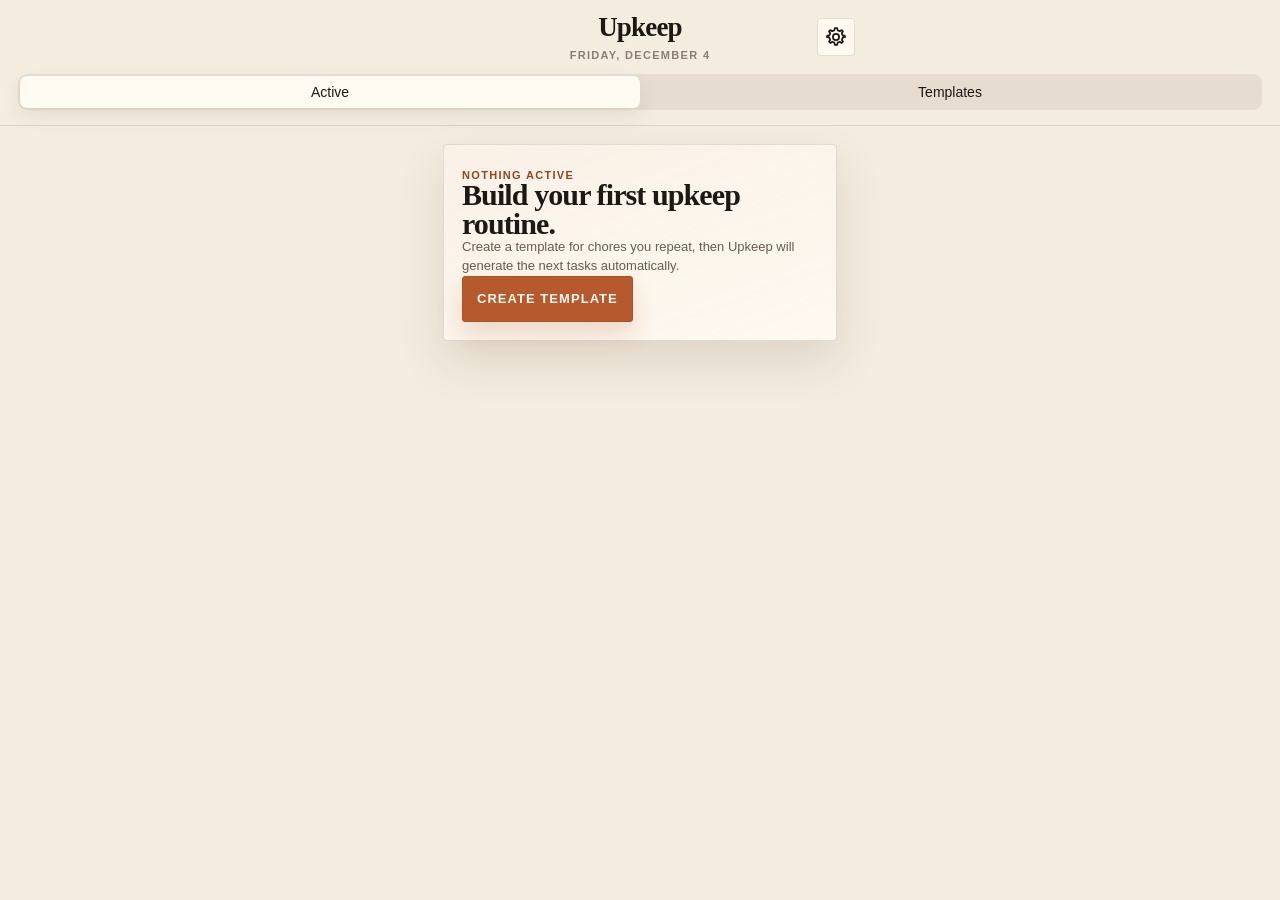
<file: docs/upkeep/index.html>
<!DOCTYPE html>
<html lang="en">
<head>
	<meta charset="UTF-8">
	<meta name="viewport" content="width=device-width, initial-scale=1.0, maximum-scale=1.0, user-scalable=no, viewport-fit=cover">
	<title>Upkeep</title>
	<link rel="manifest" href="./manifest.webmanifest?v=20260411pwa3">
	<link rel="icon" type="image/svg+xml" href="./icons/icon.svg?v=20260411pwa1">
	<link rel="icon" type="image/png" sizes="192x192" href="./icons/icon-192.png?v=20260411pwa1">
	<link rel="icon" type="image/png" sizes="512x512" href="./icons/icon-512.png?v=20260411pwa1">
	<link rel="shortcut icon" href="./icons/icon-192.png?v=20260411pwa1">
	<link rel="apple-touch-icon" href="./icons/icon-192.png?v=20260411pwa1">
	<link rel="stylesheet" href="./index.css">
	<script type="module" src="./index.js"></script>
	<script defer src="../alpine.min.js"></script>
</head>
<body x-data="upkeepViewModel()" x-init="init()" x-on:keydown.escape.window="handleEscape()" :class="{ 'app-modal-open': isModalOpen }" x-cloak>
	<div class="app-shell">
		<header>
			<div class="header-row">
				<div class="header-side"></div>
				<div class="header-title">
					<h1>Upkeep</h1>
					<p x-text="todayHeaderLabel()"></p>
				</div>
				<div class="header-side right">
					<button class="icon-button" type="button" x-on:click="openSettings()" aria-label="Open settings">
						<svg viewBox="0 0 24 24" aria-hidden="true" fill="none" stroke="currentColor" stroke-width="1.8" stroke-linecap="round" stroke-linejoin="round">
							<path d="M12 2.8 L13.2 2.8 L13.7 5.1 A7 7 0 0 1 15.9 6 L17.9 4.8 L19.2 6.1 L18 8.1 A7 7 0 0 1 18.9 10.3 L21.2 10.8 L21.2 12.2 L18.9 12.7 A7 7 0 0 1 18 14.9 L19.2 16.9 L17.9 18.2 L15.9 17 A7 7 0 0 1 13.7 17.9 L13.2 20.2 L10.8 20.2 L10.3 17.9 A7 7 0 0 1 8.1 17 L6.1 18.2 L4.8 16.9 L6 14.9 A7 7 0 0 1 5.1 12.7 L2.8 12.2 L2.8 10.8 L5.1 10.3 A7 7 0 0 1 6 8.1 L4.8 6.1 L6.1 4.8 L8.1 6 A7 7 0 0 1 10.3 5.1 L10.8 2.8 Z"></path>
							<circle cx="12" cy="12" r="3.2"></circle>
						</svg>
					</button>
				</div>
			</div>
			<div class="mode-switch" role="tablist" aria-label="Choose app view">
				<template x-for="viewName in viewOptions" :key="viewName">
					<button class="mode-btn" type="button" :class="{ active: ui.view === viewName }" x-on:click="setView(viewName)" x-text="viewLabel(viewName)"></button>
				</template>
			</div>
		</header>

		<main class="app-scroll">

			<section class="empty-state" x-show="showActiveEmptyState">
				<template x-if="sortedTemplates.length === 0">
					<div>
						<div class="empty-eyebrow">Nothing active</div>
						<h2>Build your first upkeep routine.</h2>
						<p>Create a template for chores you repeat, then Upkeep will generate the next tasks automatically.</p>
						<button class="primary-button" type="button" x-on:click="openTemplateEditor()">Create template</button>
					</div>
				</template>
				<template x-if="sortedTemplates.length > 0">
					<div>
						<div class="empty-eyebrow">All caught up</div>
						<h2>No upkeep tasks are due right now.</h2>
						<p>Your templates are ready. New tasks will appear automatically based on their schedules.</p>
						<button class="primary-button" type="button" x-on:click="setView('templates')">View templates</button>
					</div>
				</template>
			</section>

			<section x-show="showActiveTasks">
				<template x-for="group in groupedActiveTasks" :key="group.key">
					<section class="task-group" :class="'group-' + group.key" x-show="group.items.length > 0">
						<div class="section-heading compact">
							<div>
								<h2 x-text="group.title"></h2>
							</div>
							<!-- <div class="section-count" x-text="group.items.length"></div> -->
						</div>
						<div class="task-list">
							<template x-for="instance in group.items" :key="instance.id">
								<article class="task-card compact" :class="taskCardClasses(instance)">
									<button class="task-toggle" type="button" x-on:click="toggleTaskOpen(instance.id)" :aria-expanded="String(isTaskOpen(instance.id))">
										<div class="task-toggle-main">
											<div class="task-title-row compact">
												<h3 x-text="templateForInstance(instance).title"></h3>
											</div>
											<div class="task-due compact" x-text="formatTaskDateLabel(instance)"></div>
										</div>
										<span class="task-chevron" :class="{ open: isTaskOpen(instance.id) }" aria-hidden="true">⌄</span>
									</button>
									<div class="task-expand-shell" :class="{ open: isTaskOpen(instance.id) }" :style="expandShellStyle(isTaskOpen(instance.id), $refs.expandInner)" :aria-hidden="String(!isTaskOpen(instance.id))">
										<div class="task-expand" x-ref="expandInner">
											<div class="task-summary" x-text="templateRuleSummary(templateForInstance(instance))"></div>
											<ul class="checklist" x-show="hasChecklist(instance)">
												<template x-for="item in instance.items" :key="item.id">
													<li>
														<button class="check-item" type="button" :class="itemButtonClasses(instance, item)" x-on:click="toggleInstanceItem(instance.id, item.id)">
															<span class="checkbox" :class="itemCheckboxClasses(instance, item)"></span>
															<span class="check-label" x-text="item.label"></span>
														</button>
													</li>
												</template>
											</ul>
											<div class="task-expand-actions" x-show="!hasChecklist(instance)">
												<button class="primary-button compact full-width" type="button" x-on:click="toggleSingleActionInstance(instance.id)" x-text="isInstanceResolved(instance) ? 'Reactivate' : 'Mark complete'"></button>
											</div>
										</div>
									</div>
								</article>
							</template>
						</div>
					</section>
				</template>
			</section>

			<section x-show="showTemplatesView">
				<div class="section-heading templates-heading">
					<div>
						<div class="section-kicker">Templates</div>
						<h2>Recurring tasks</h2>
					</div>
					<button class="primary-button compact" type="button" x-on:click="openTemplateEditor()">New</button>
				</div>

				<section class="empty-state slim" x-show="sortedTemplates.length === 0">
					<div class="empty-eyebrow">No templates yet</div>
					<h2>Start with a weekly or monthly routine.</h2>
					<p>Add checklist steps, choose a recurrence pattern, and set how far ahead to generate tasks.</p>
				</section>

				<div class="template-list">
					<template x-for="template in sortedTemplates" :key="template.id">
						<article class="template-card">
							<div class="template-card-top">
								<div>
									<h3 x-text="template.title"></h3>
									<p x-text="templateRuleSummary(template)"></p>
								</div>
								<button class="icon-button small" type="button" x-on:click="openTemplateEditor(template.id)" aria-label="Edit template">
									<svg viewBox="0 0 24 24" aria-hidden="true" fill="none" stroke="currentColor" stroke-width="1.8" stroke-linecap="round" stroke-linejoin="round">
										<path d="M12 20h9"></path>
										<path d="M16.5 3.5a2.12 2.12 0 1 1 3 3L7 19l-4 1 1-4 12.5-12.5z"></path>
									</svg>
								</button>
							</div>
						</article>
					</template>
				</div>
			</section>
		</main>

		<div class="save-toast" :class="{ open: saveFeedback.open }" aria-live="polite" aria-atomic="true">
			<div class="save-toast-card">
				<div class="save-toast-copy">
					<div class="save-toast-kicker">Saved</div>
					<p x-text="saveFeedback.message"></p>
				</div>
			</div>
		</div>

		<div class="settings-overlay" :class="{ open: settingsOpen }" :aria-hidden="String(!settingsOpen)">
			<div class="overlay-panel-inner">
			<div class="settings-header">
				<button class="sheet-action" type="button" x-on:click="closeSettings()">Close</button>
				<div class="settings-title">Settings</div>
				<div class="settings-header-spacer"></div>
			</div>
			<div class="settings-copy">
				Appearance and data tools for this device.
			</div>
			<div class="settings-list">
				<div class="settings-card">
					<div class="settings-action-main">
						<div class="settings-action-title">Theme</div>
						<div class="settings-action-subtitle">Select the preferred color theme.</div>
					</div>
					<div class="segmented compact" role="group" aria-label="Choose theme" :style="themeSegmentStyle()">
						<template x-for="theme in themeOptions" :key="'theme-' + theme">
							<button type="button" :class="{ active: model.themeMode === theme }" x-on:click="setTheme(theme)" x-text="themeLabel(theme)"></button>
						</template>
					</div>
				</div>

				<button class="settings-action-btn import" type="button" x-on:click="triggerImport()">
					<div class="settings-action-main">
						<div class="settings-action-title">Import data</div>
						<div class="settings-action-subtitle">Upload a backup and replace the current templates and active tasks on this device.</div>
					</div>
					<div class="settings-action-icon">
						<svg viewBox="0 0 24 24" fill="none" stroke="currentColor" stroke-width="1.8" stroke-linecap="round" stroke-linejoin="round" aria-hidden="true">
							<path d="M4 14v4a2 2 0 0 0 2 2h12a2 2 0 0 0 2-2v-4"></path>
							<path d="M12 3v11"></path>
							<path d="M8 10l4 4 4-4"></path>
						</svg>
					</div>
				</button>

				<button class="settings-action-btn export" type="button" x-on:click="exportData()">
					<div class="settings-action-main">
						<div class="settings-action-title">Export data</div>
						<div class="settings-action-subtitle">Download a JSON backup of your templates, generated tasks, and settings.</div>
					</div>
					<div class="settings-action-icon">
						<svg viewBox="0 0 24 24" fill="none" stroke="currentColor" stroke-width="1.8" stroke-linecap="round" stroke-linejoin="round" aria-hidden="true">
							<path d="M4 14v4a2 2 0 0 0 2 2h12a2 2 0 0 0 2-2v-4"></path>
							<path d="M12 15V4"></path>
							<path d="M8 8l4-4 4 4"></path>
						</svg>
					</div>
				</button>

				<button class="settings-action-btn wipe" type="button" x-on:click="confirmWipeData()">
					<div class="settings-action-main">
						<div class="settings-action-title">Wipe data</div>
						<div class="settings-action-subtitle">Clear all saved templates, generated tasks, and app settings after confirmation.</div>
					</div>
					<div class="settings-action-icon">
						<svg viewBox="0 0 24 24" fill="none" stroke="currentColor" stroke-width="1.8" stroke-linecap="round" stroke-linejoin="round" aria-hidden="true">
							<path d="M18 6 6 18M6 6l12 12"></path>
						</svg>
					</div>
				</button>
			</div>
			</div>
		</div>

		<div class="editor-overlay" :class="{ open: editor.open }" :aria-hidden="String(!editor.open)">
			<template x-if="editor.open">
			<form class="editor-form overlay-panel-inner" x-on:submit.prevent="saveTemplate()">
				<div class="settings-header">
					<button class="sheet-action" type="button" x-on:click="closeTemplateEditor()">Cancel</button>
					<div class="sheet-title" x-text="editorTitle"></div>
					<div class="settings-header-spacer"></div>
				</div>
				<div class="editor-body guided-editor">
					<section class="construction-step hero" :class="constructionStepClasses('title')">
						<div class="construction-kicker">Step 1</div>
						<div class="construction-header-block">
							<h2>What do you need to do?</h2>
						</div>
						<input id="template-title" class="field-input feature-input" type="text" x-model="editor.template.title" x-ref="templateTitle" placeholder="Enter the task title">
					</section>

					<section class="construction-step" :class="constructionStepClasses('recurrence')">
						<div class="construction-kicker">Step 2</div>
						<div class="construction-header-block">
							<h2>How often?</h2>
						</div>

						<div class="cadence-launcher" x-show="editor.template.recurrence.length === 0 && !showRuleBuilder">
							<template x-for="option in recurrenceTypes" :key="'launch-' + option.value">
								<button class="cadence-launch-btn" type="button" x-on:click="beginNewRule(option.value)" x-text="option.label" :disabled="!editorTitleTrimmed"></button>
							</template>
						</div>

						<div class="rule-summary-list" x-show="editor.template.recurrence.length > 0">
							<template x-for="rule in editor.template.recurrence" :key="rule.id">
								<article class="rule-summary-card">
									<button class="rule-summary-main" type="button" x-on:click="editRule(rule.id)">
										<div class="rule-summary-title" x-text="describeRule(rule)"></div>
										<div class="rule-summary-meta" x-show="ruleCardMeta(rule)" x-text="ruleCardMeta(rule)"></div>
									</button>
									<button class="icon-button tiny danger" type="button" x-on:click="removeRule(rule.id)" aria-label="Remove rule">×</button>
								</article>
							</template>
						</div>

						<div class="rule-builder" x-show="showRuleBuilder">
							<div class="rule-builder-step">
								<div class="field-label">Choose the rhythm</div>
								<div class="choice-grid four-up">
									<template x-for="option in recurrenceTypes" :key="'builder-' + option.value">
										<button class="choice-chip" type="button" :class="{ active: editor.ruleEditor.draft.type === option.value }" x-on:click="setRuleDraftType(option.value)" x-text="option.label"></button>
									</template>
								</div>
							</div>

							<div class="rule-builder-step" x-show="editor.ruleEditor.draft.type === 'weekly'">
								<div class="field-label">On which day?</div>
								<div class="choice-grid">
									<template x-for="day in weekdayOptions" :key="'weekly-' + day.value">
										<button class="choice-chip" type="button" :class="{ active: editor.ruleEditor.draft.day === day.value }" x-on:click="editor.ruleEditor.draft.day = day.value" x-text="day.label"></button>
									</template>
								</div>
							</div>

							<div class="rule-builder-step" x-show="editor.ruleEditor.draft.type === 'monthly'">
								<div class="field-label">What kind of monthly pattern?</div>
								<div class="choice-grid two-up">
									<button class="choice-chip" type="button" :class="{ active: editor.ruleEditor.draft.mode !== 'weekday_position' }" x-on:click="setRuleDraftMonthlyMode('day_of_month')">Specific day</button>
									<button class="choice-chip" type="button" :class="{ active: editor.ruleEditor.draft.mode === 'weekday_position' }" x-on:click="setRuleDraftMonthlyMode('weekday_position')">Positional weekday</button>
								</div>
								<div class="field-grid two-up monthly-builder" x-show="editor.ruleEditor.draft.mode !== 'weekday_position'">
									<div class="field-block full-span">
										<label class="field-label">Day of month</label>
										<input class="field-input" type="number" min="1" max="31" x-model.number="editor.ruleEditor.draft.day">
									</div>
								</div>
								<div class="field-grid two-up monthly-builder" x-show="editor.ruleEditor.draft.mode === 'weekday_position'">
									<div class="field-block">
										<label class="field-label">Which one?</label>
										<select class="field-input" x-model.number="editor.ruleEditor.draft.ordinal">
											<template x-for="ordinal in ordinalOptions" :key="'ordinal-' + ordinal.value">
												<option :value="ordinal.value" x-text="ordinal.label"></option>
											</template>
										</select>
									</div>
									<div class="field-block">
										<label class="field-label">Weekday</label>
										<select class="field-input" x-model="editor.ruleEditor.draft.weekday">
											<template x-for="day in weekdayOptions" :key="'monthly-' + day.value">
												<option :value="day.value" x-text="day.label"></option>
											</template>
										</select>
									</div>
								</div>
							</div>

							<div class="rule-builder-step" x-show="editor.ruleEditor.draft.type === 'yearly'">
								<div class="field-label">When each year?</div>
								<div class="field-grid two-up">
									<div class="field-block">
										<label class="field-label">Month</label>
										<select class="field-input" x-model.number="editor.ruleEditor.draft.month">
											<template x-for="month in monthOptions" :key="'yearly-' + month.value">
												<option :value="month.value" x-text="month.label"></option>
											</template>
										</select>
									</div>
									<div class="field-block">
										<label class="field-label">Day</label>
										<input class="field-input" type="number" min="1" max="31" x-model.number="editor.ruleEditor.draft.day">
									</div>
								</div>
							</div>

							<div class="rule-builder-step advanced-shell">
								<div class="disclosure-heading" x-on:click="editor.ruleEditor.advancedOpen = !editor.ruleEditor.advancedOpen" :aria-expanded="String(editor.ruleEditor.advancedOpen)" role="button" tabindex="0" x-on:keydown.enter.prevent="editor.ruleEditor.advancedOpen = !editor.ruleEditor.advancedOpen" x-on:keydown.space.prevent="editor.ruleEditor.advancedOpen = !editor.ruleEditor.advancedOpen">
									<span class="field-label">Repeat details</span>
									<span class="disclosure-chevron" :class="{ open: editor.ruleEditor.advancedOpen }" aria-hidden="true">⌄</span>
								</div>
								<div class="advanced-panel" x-show="editor.ruleEditor.advancedOpen">
									<div class="field-block">
										<div class="interval-row advanced-interval-row">
											<span>Every</span>
											<input class="field-input interval-input" type="number" min="1" max="365" x-model.number="editor.ruleEditor.draft.interval">
											<span x-text="editor.ruleEditor.draft.type === 'daily' ? (editor.ruleEditor.draft.interval === 1 ? 'day' : 'days') : editor.ruleEditor.draft.type === 'weekly' ? (editor.ruleEditor.draft.interval === 1 ? 'week' : 'weeks') : editor.ruleEditor.draft.type === 'monthly' ? (editor.ruleEditor.draft.interval === 1 ? 'month' : 'months') : (editor.ruleEditor.draft.interval === 1 ? 'year' : 'years')"></span>
										</div>
									</div>
									<div class="field-block" :class="{ disabled: editor.ruleEditor.draft.interval <= 1 }">
										<label class="field-label">Start counting from</label>
										<input class="field-input" type="date" x-model="editor.ruleEditor.referenceDate" :disabled="editor.ruleEditor.draft.interval <= 1">
										<div class="field-hint" x-text="ruleEditorStartHint()"></div>
									</div>
								</div>
							</div>

							<div class="rule-builder-divider"></div>
							<div class="rule-preview-pill" x-text="ruleEditorPreview()"></div>

							<div class="builder-actions">
								<button class="secondary-button compact" type="button" x-on:click="closeRuleEditor()">Cancel</button>
								<button class="primary-button compact" type="button" x-on:click="saveRuleDraft()" x-text="editor.ruleEditor.mode === 'edit' ? 'Update rule' : 'Add rule'"></button>
							</div>
						</div>

						<div class="rule-actions-row" x-show="editor.template.recurrence.length > 0 && !showRuleBuilder">
							<button class="secondary-button compact" type="button" x-on:click="beginNewRule()">Add another rule</button>
						</div>
					</section>

					<section class="construction-step" :class="constructionStepClasses('checklist')">
						<div class="construction-kicker">Step 3</div>
						<div class="construction-header-block">
							<h2>Checklist items</h2>
						</div>
						<p class="inline-note">Optional list of items.</p>
						<div class="item-editor-list">
							<template x-for="(item, itemIndex) in editor.template.items" :key="item.id">
								<div class="item-editor-row guided-item-row checklist-editor-item" :class="checklistItemClasses(item)" x-on:dragenter.prevent="setChecklistDropTarget(item.id)" x-on:dragover.prevent="setChecklistDropTarget(item.id)" x-on:drop="handleChecklistDrop($event, item.id)">
									<button
										class="drag-handle"
										type="button"
										draggable="true"
										x-on:dragstart="startChecklistDrag($event, item.id)"
										x-on:dragend="finishChecklistDrag()"
										x-on:click.prevent
										aria-label="Reorder checklist item"
									>
										<svg viewBox="0 0 20 20" aria-hidden="true" fill="currentColor">
											<circle cx="6" cy="5" r="1.2"></circle>
											<circle cx="6" cy="10" r="1.2"></circle>
											<circle cx="6" cy="15" r="1.2"></circle>
											<circle cx="14" cy="5" r="1.2"></circle>
											<circle cx="14" cy="10" r="1.2"></circle>
											<circle cx="14" cy="15" r="1.2"></circle>
										</svg>
									</button>
									<input class="field-input" type="text" x-model="item.label" x-on:keydown.enter.prevent="confirmChecklistItem(item.id)" placeholder="Checklist item">
									<div class="item-editor-actions">
										<button class="icon-button tiny" type="button" x-show="item.isDraft" x-on:click="confirmChecklistItem(item.id)" :disabled="!String(item.label || '').trim()" aria-label="Confirm item">✓</button>
										<button class="icon-button tiny danger" type="button" x-show="!item.isDraft" x-on:click="removeChecklistItem(item.id)" aria-label="Remove item">×</button>
									</div>
								</div>
							</template>
						</div>
					</section>

					<section class="construction-step subtle" :class="constructionStepClasses('timing')">
						<div class="construction-kicker">Step 4</div>
						<div class="construction-header-block">
							<h2>When should this show up?</h2>
						</div>
						<div class="choice-grid two-up timing-mode-grid">
							<button class="choice-chip" type="button" :class="{ active: editor.windowMode === 'auto' }" x-on:click="setGenerationWindowMode('auto')">Automatic</button>
							<button class="choice-chip" type="button" :class="{ active: editor.windowMode === 'custom' }" x-on:click="setGenerationWindowMode('custom')">Custom</button>
						</div>
						<div class="rule-preview-pill timing-preview" x-text="generationWindowSummary()"></div>
						<div class="field-block" x-show="editor.windowMode === 'custom'">
							<label class="field-label" for="generation-window">Days ahead</label>
							<input id="generation-window" class="field-input" type="number" min="0" max="365" x-model.number="editor.template.generationWindowDays">
						</div>
					</section>

					<section class="construction-step final-step" :class="constructionStepClasses('submit')">
						<div class="construction-kicker">Step 5</div>
						<div class="construction-header-block">
							<h2>Save template</h2>
						</div>
						<button class="primary-button final-save-button" type="submit" x-text="editor.mode === 'edit' ? 'Save changes' : 'Create template'"></button>
					</section>

					<div class="danger-zone" x-show="editor.mode === 'edit'">
						<div>
							<div class="field-label">Delete template</div>
							<div class="field-hint">This removes the template and all generated instances tied to it.</div>
						</div>
						<button class="secondary-button danger" type="button" x-on:click="deleteTemplate(editor.template.id)">Delete</button>
					</div>
				</div>
			</form>
			</template>
		</div>

		<input
			type="file"
			accept=".json"
			x-ref="importFile"
			x-on:change="handleImport($event)"
			style="display:none"
		>
	</div>

	<script>
	if ('serviceWorker' in navigator) {
		window.addEventListener('load', () => {
			navigator.serviceWorker.register('./sw.js?v=20260802offline1', { scope: './' }).catch(error => {
				console.error('Service worker registration failed:', error);
			});
		});
	}
	</script>
</body>
</html>
</file>
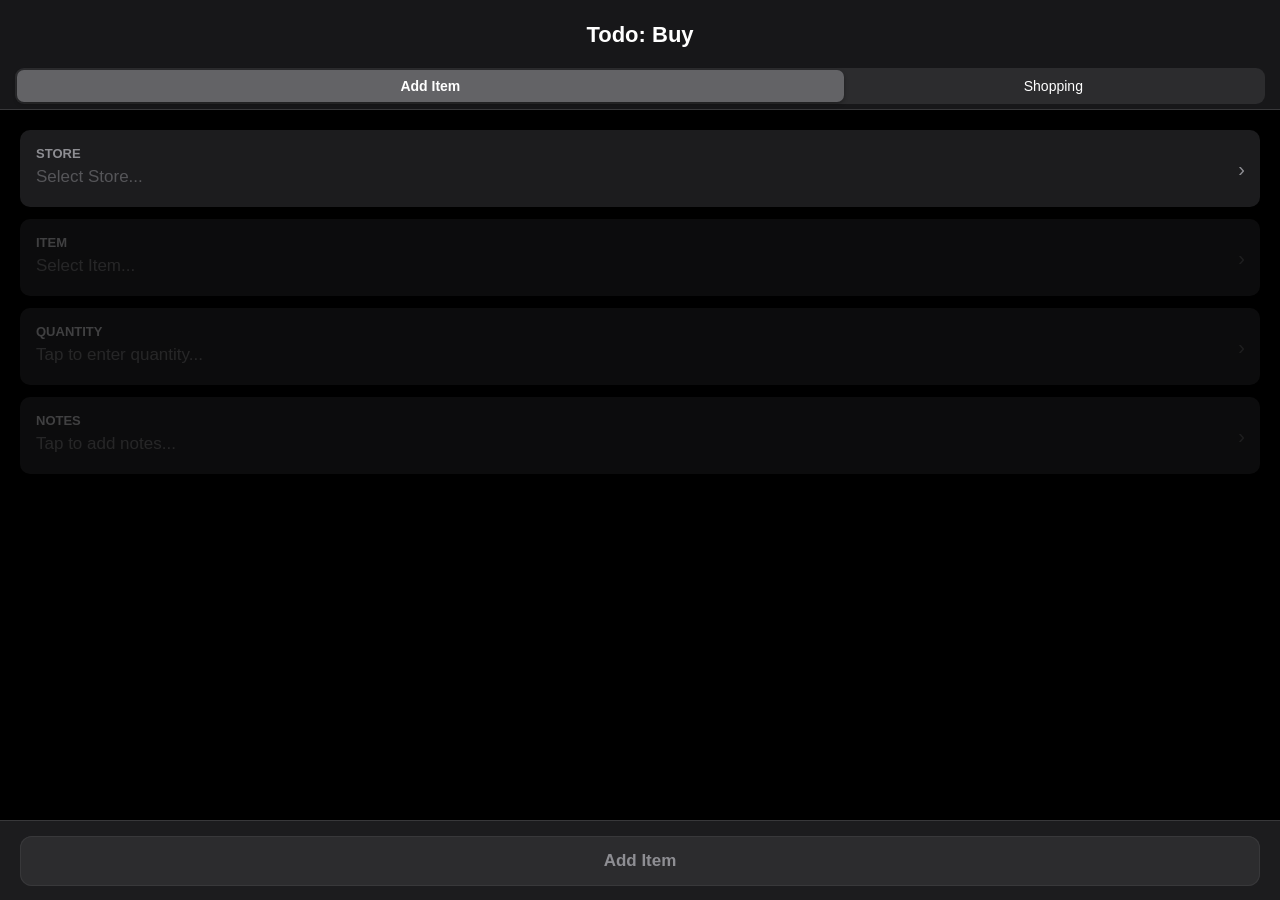
<file: todo-buy.html>
<!DOCTYPE html>
<html lang="en">
<head>
	<meta charset="UTF-8">
	<meta name="viewport" content="width=device-width, initial-scale=1.0, maximum-scale=1.0, user-scalable=no">
	<title>Todo: Buy</title>
	<link rel="icon" type="image/svg+xml" href="icon.svg">
	<link rel="apple-touch-icon" href="icon.svg">
	<style>
:root {
	/* Dark Mode Palette */
	--primary: #0A84FF;
	--primary-bg: rgba(10, 132, 255, 0.15);
	--text: #FFFFFF;
	--text-secondary: #8E8E93;
	--bg: #000000;
	--card-bg: #1C1C1E;
	--border: #38383A;
	--danger: #FF453A;
	--header-height: 110px;
	--footer-height: 80px;
	--anim-speed: 0.25s;
	--success: #32D74B;
	--success-bg: rgba(50,215,75,0.08);
	--success-preview-surface: rgba(10, 30, 12, 0.82);
	--edge-fade-width: 24px;
}

* {
	box-sizing: border-box;
	-webkit-tap-highlight-color: transparent;
}
[x-cloak] {
	display: none !important;
}

body {
	margin: 0;
	font-family: -apple-system, BlinkMacSystemFont, "Segoe UI", Roboto, Helvetica, Arial, sans-serif;
	background-color: var(--bg);
	color: var(--text);
	min-height: 100vh;
	overflow: hidden;
}

/* --- Header & Navigation --- */
header {
	background: rgba(28, 28, 30, 0.85);
	padding: 15px 15px 5px 15px;
	position: fixed;
	top: 0; left: 0; right: 0;
	z-index: 100;
	height: var(--header-height);
	display: flex;
	flex-direction: column;
	justify-content: flex-end;
	backdrop-filter: blur(20px);
	-webkit-backdrop-filter: blur(20px);
	border-bottom: 1px solid var(--border);
}

h1 {
	margin: 0 0 20px 0;
	font-size: 22px;
	text-align: center;
	font-weight: 700;
	user-select: none;
}

.mode-switch {
	display: flex;
	background: #2C2C2E;
	border-radius: 9px;
	padding: 2px;
	height: 36px;
}

.mode-btn {
	flex: 1;
	border: none;
	background: transparent;
	font-size: 14px;
	font-weight: 500;
	color: var(--text);
	border-radius: 7px;
	transition: all var(--anim-speed) ease;
	cursor: pointer;
}

.mode-btn.active {
	flex: 2;
	background: #636366;
	color: white;
	box-shadow: 0 2px 4px rgba(0,0,0,0.3);
	font-weight: 600;
}

/* --- Main Content Area --- */
#app-content {
	position: fixed;
	top: var(--header-height);
	left: 0;
	right: 0;
	bottom: var(--footer-height);
	overflow-y: auto;
	padding: 20px;
	-webkit-overflow-scrolling: touch;
}

.hidden {
	display: none !important;
}

/* --- Cards & Selectors --- */
.card {
	background: var(--card-bg);
	border-radius: 10px;
	padding: 16px;
	margin-bottom: 12px;
	display: flex;
	flex-direction: column;
}

.selector-card {
	cursor: pointer;
	position: relative;
	transition: opacity var(--anim-speed) ease, filter var(--anim-speed) ease;
}

.selector-card.disabled {
	opacity: 0.45;
	filter: saturate(0.6);
	cursor: not-allowed;
	pointer-events: none;
}

.selector-card.disabled::after {
	opacity: 0.35;
}
.selector-card.disabled .value {
	color: var(--text-secondary);
}

.selector-card::after {
	content: '›';
	position: absolute;
	right: 15px;
	top: 50%;
	transform: translateY(-50%);
	color: var(--text-secondary);
	font-size: 20px;
	font-weight: 300;
}

.label {
	font-size: 13px;
	text-transform: uppercase;
	color: var(--text-secondary);
	margin-bottom: 6px;
	font-weight: 600;
}

.value {
	font-size: 17px;
	font-weight: 400;
	min-height: 24px;
}

.value.placeholder {
	color: var(--text-secondary); opacity: 0.5;
}

/* --- Shopping List Styles --- */

.store-header {
	font-size: 22px;
	font-weight: 700;
	margin-bottom: 20px;
	display: flex;
	align-items: center;
	color: var(--primary);
}

.store-row-card {
	background: var(--card-bg);
	border-radius: 10px;
	padding: 18px 16px;
	margin-bottom: 1px;
	display: flex;
	flex-direction: row;
	justify-content: space-between;
	align-items: center;
	cursor: pointer;
}

.store-row-name {
	font-size: 17px;
	font-weight: 600;
	color: var(--text);
}

.store-row-meta {
	font-size: 15px;
	color: var(--text-secondary);
	display: flex;
	align-items: center;
}

.store-row-meta::after {
	content: '›';
	margin-left: 10px;
	font-size: 18px;
	color: var(--text-secondary);
}

.item-row {
	display: flex;
	flex-direction: row;
	justify-content: space-between;
	align-items: center;
}

.shopping-items-list .item-row {
	cursor: default;
}

.shopping-items-list {
	display: flex;
	flex-direction: column;
	gap: 1px;
}

.item-row.marked {
	background: var(--success-bg);
	border-left: 4px solid var(--success);
}
.item-row.marked .item-name {
	color: var(--success);
	font-weight: 600;
}
.item-row.marked::before {
	content: '✔';
	color: var(--success);
	font-size: 16px;
	display: inline-block;
	vertical-align: middle;
}

.item-left {
	display: flex;
	flex-direction: column;
	justify-content: center;
	align-items: stretch;
	flex: 1 1 auto;
	min-width: 0;
	margin-right: -90px;
	padding-right: 54px;
	overflow: hidden;
}

.item-row {
	gap: 12px;
	transition: background var(--anim-speed) ease, border-color var(--anim-speed) ease, box-shadow var(--anim-speed) ease, opacity var(--anim-speed) ease, transform var(--anim-speed) ease;
	border: 1px solid transparent;
	position: relative;
	user-select: none;
	will-change: transform;
}

.item-row.drag-placeholder {
	opacity: 0.05;
	border-color: rgba(10, 132, 255, 0.22);
	border-style: dashed;
}

.item-name-line {
	display: flex;
	align-items: baseline;
	min-width: 0;
	width: 100%;
}

.item-name {
	display: block;
	flex: 1 1 auto;
	font-size: 17px;
	font-weight: 500;
	margin-right: 8px;
	min-width: 0;
	white-space: nowrap;
	overflow: hidden;
	-webkit-mask-image: linear-gradient(
		to right,
		#000 0,
		#000 calc(100% - var(--edge-fade-width)),
		transparent
	);
	mask-image: linear-gradient(
		to right,
		#000 0,
		#000 calc(100% - var(--edge-fade-width)),
		transparent
	);
}

.item-qty {
	font-size: 14px;
	color: var(--primary);
	font-weight: 600;
	background: var(--primary-bg);
	padding: 2px 6px;
	border-radius: 4px;
	flex-shrink: 0;
}

.item-note-sub {
	display: block;
	font-size: 13px;
	color: var(--text-secondary);
	margin-top: 2px;
	width: 100%;
	white-space: nowrap;
	overflow: hidden;
	-webkit-mask-image: linear-gradient(
		to right,
		#000 0,
		#000 calc(100% - var(--edge-fade-width)),
		transparent
	);
	mask-image: linear-gradient(
		to right,
		#000 0,
		#000 calc(100% - var(--edge-fade-width)),
		transparent
	);
}

.marked-btn {
	background: transparent;
	border: 1px solid var(--border);
	color: var(--text-secondary);
	padding: 6px 12px;
	border-radius: 6px;
	font-size: 13px;
	cursor: pointer;
}

.marked .marked-btn {
	border-color: var(--success);
	color: var(--success);
}

.item-row-actions {
	display: flex;
	align-items: center;
	gap: 8px;
	margin-left: 8px;
	flex-shrink: 0;
}

.item-drag-handle {
	width: 34px;
	height: 34px;
	display: inline-flex;
	align-items: center;
	justify-content: center;
	border: none;
	border-radius: 8px;
	background: transparent;
	color: var(--text-secondary);
	font-size: 18px;
	line-height: 1;
	cursor: grab;
	touch-action: none;
	flex-shrink: 0;
	transition: background var(--anim-speed) ease, color var(--anim-speed) ease;
}

.item-drag-handle:active,
.item-row.dragging .item-drag-handle {
	cursor: grabbing;
	background: rgba(255, 255, 255, 0.06);
	color: var(--text);
}

body.drag-active,
body.drag-active * {
	cursor: grabbing !important;
}

.drag-preview {
	position: fixed;
	left: 0;
	top: 0;
	z-index: 350;
	pointer-events: none;
	margin: 0;
	opacity: 0.96;
	border-radius: 10px;
	border-color: rgba(10, 132, 255, 0.45);
	box-shadow: 0 18px 36px rgba(0, 0, 0, 0.34);
	backdrop-filter: blur(6px);
	-webkit-backdrop-filter: blur(6px);
	transition: box-shadow var(--anim-speed) ease, opacity var(--anim-speed) ease;
}

.drag-preview:not(.marked) {
	background:
		linear-gradient(180deg, rgba(255, 255, 255, 0.12), rgba(255, 255, 255, 0.04)),
		rgba(28, 28, 30, 0.4);
	border-color: rgba(255, 255, 255, 0.14);
	backdrop-filter: blur(16px) saturate(1.3);
	-webkit-backdrop-filter: blur(16px) saturate(1.3);
}

.drag-preview.marked {
	background:
		linear-gradient(180deg, rgba(255, 255, 255, 0.08), rgba(255, 255, 255, 0.02)),
		var(--success-preview-surface);
	border-color: rgba(50, 215, 75, 0.2);
	backdrop-filter: blur(16px) saturate(1.2);
	-webkit-backdrop-filter: blur(16px) saturate(1.2);
}

.shopping-items-list .item-row:first-of-type {
	border-top-left-radius: 10px;
	border-top-right-radius: 10px;
}

.shopping-items-list .item-row:last-of-type {
	border-bottom-left-radius: 10px;
	border-bottom-right-radius: 10px;
	border-bottom: none;
}

/* --- Footer --- */
footer {
	position: fixed;
	bottom: 0; left: 0; right: 0;
	height: var(--footer-height);
	background: var(--card-bg);
	border-top: 1px solid var(--border);
	display: flex;
	justify-content: center;
	align-items: center;
	padding: 0 20px;
	z-index: 100;
}

.primary-btn {
	background: var(--primary);
	color: white;
	border: none;
	width: 100%;
	height: 50px;
	border-radius: 12px;
	font-size: 17px;
	font-weight: 600;
	cursor: pointer;
	transition: background var(--anim-speed) ease, color var(--anim-speed) ease, opacity var(--anim-speed) ease;
}

.primary-btn:active {
	opacity: 0.8;
}

.primary-btn.disabled,
.primary-btn:disabled {
	background: #2C2C2E;
	color: var(--text-secondary);
	cursor: not-allowed;
	box-shadow: inset 0 0 0 1px var(--border);
	opacity: 1;
}

/* --- Overlays --- */
.overlay {
	position: fixed;
	top: 0; left: 0; right: 0; bottom: 0;
	background: var(--bg);
	z-index: 200;
	padding: 20px;
	padding-top: 60px;
	transform: translateY(100%);
	transition: transform var(--anim-speed) cubic-bezier(0.32, 0.72, 0, 1);
	display: flex;
	flex-direction: column;
}

.overlay.open {
	transform: translateY(0);
}

.overlay-header {
	position: absolute;
	top: 0; left: 0; right: 0;
	height: 60px;
	display: flex;
	align-items: center;
	padding: 0 15px;
	background: var(--card-bg);
	border-bottom: 1px solid var(--border);
}

.close-overlay {
	color: var(--primary);
	font-size: 17px;
	background: none;
	border: none;
	font-weight: 400;
	cursor: pointer;
}

.input-group {
	background: var(--card-bg);
	border-radius: 10px;
	padding: 0;
	overflow: hidden;
	margin-bottom: 20px;
	margin-top: 20px;
	border: 1px solid var(--border);
}

.overlay-input {
	width: 100%;
	border: none;
	background: var(--card-bg);
	color: var(--text);
	padding: 15px;
	font-size: 17px;
	outline: none;
}

.list-group {
	flex: 1;
	overflow-y: auto;
}

.list-item {
	background: var(--card-bg);
	padding: 15px;
	border-bottom: 1px solid var(--border);
	display: flex;
	justify-content: space-between;
	align-items: center;
	font-size: 17px;
	cursor: pointer;
	color: var(--text);
}
.list-item:first-child {
	border-top-left-radius: 10px;
	border-top-right-radius: 10px;
}
.list-item:last-child {
	border-bottom-left-radius: 10px;
	border-bottom-right-radius: 10px;
	border-bottom: none;
}
.list-group .list-item:first-of-type {
	border-top-left-radius: 10px;
	border-top-right-radius: 10px;
}
.list-group .list-item:last-of-type {
	border-bottom-left-radius: 10px;
	border-bottom-right-radius: 10px;
	border-bottom: none;
}

#list-stores .list-item {
	position: relative;
	padding-left: 40px;
}

#list-stores .list-item::before {
	content: '';
	position: absolute;
	left: 15px;
	top: 50%;
	transform: translateY(-50%);
	width: 14px;
	text-align: center;
}

.delete-icon {
	color: var(--text-secondary);
}
.delete-icon:not(.disabled):hover {
	color: var(--danger);
}

.delete-icon.disabled {
	opacity: 0.25;
	color: var(--text-secondary);
}

.list-item.present {
	background: rgba(123, 189, 255, 0.12);
	border-left: 2px solid rgba(10,132,255,0.45);
}

.list-item.selected {
	background: rgba(50,215,75,0.06);
	border-left: 3px solid var(--success);
}
#list-stores .list-item.selected::before {
	content: '✔';
	color: var(--success);
	font-size: 14px;
}

.data-actions-copy {
	margin: 20px 0 16px;
	color: var(--text-secondary);
	font-size: 14px;
	line-height: 1.5;
}

.data-actions-list {
	display: flex;
	flex-direction: column;
	gap: 12px;
}

.data-action-btn {
	width: 100%;
	border: 1px solid var(--border);
	background: linear-gradient(180deg, rgba(255,255,255,0.03), rgba(255,255,255,0));
	color: var(--text);
	border-radius: 14px;
	padding: 16px;
	display: flex;
	align-items: center;
	justify-content: space-between;
	gap: 16px;
	text-align: left;
	cursor: pointer;
	transition: border-color var(--anim-speed) ease, background var(--anim-speed) ease, transform var(--anim-speed) ease;
}

.data-action-btn:active {
	transform: scale(0.985);
}

.data-action-btn.import {
	background-color: rgba(10, 132, 255, 0.08);
	border-color: rgba(10, 132, 255, 0.28);
}

.data-action-btn.export {
	background-color: rgba(50, 215, 75, 0.08);
	border-color: rgba(50, 215, 75, 0.24);
}

.data-action-btn.wipe {
	background-color: rgba(255, 69, 58, 0.08);
	border-color: rgba(255, 69, 58, 0.24);
}

.data-action-main {
	display: flex;
	flex-direction: column;
	gap: 4px;
	min-width: 0;
}

.data-action-title {
	font-size: 17px;
	font-weight: 600;
}

.data-action-subtitle {
	font-size: 13px;
	color: var(--text-secondary);
	line-height: 1.4;
}

.data-action-icon {
	font-size: 20px;
	font-weight: 700;
	color: var(--text-secondary);
	flex-shrink: 0;
}
	</style>

	<script defer src="./alpine.min.js"></script>
</head>

<body x-data="todoBuyApp()" x-init="init()" x-on:keydown.escape.window="closeOverlay()" x-on:pointermove.window="handleDragMove($event)" x-on:pointerup.window="finishItemDrag($event)" x-on:pointercancel.window="finishItemDrag($event)" x-cloak>
	<header>
		<h1
			x-on:mousedown.prevent="startHold()"
			x-on:touchstart.passive=""
			x-on:touchstart.prevent="startHold($event)"
			x-on:mouseup="clearHold()"
			x-on:mouseleave="clearHold()"
			x-on:touchend="clearHold()"
			x-on:touchcancel="clearHold()"
		>Todo: Buy</h1>
		<div class="mode-switch">
			<button class="mode-btn" id="btn-mode-add" :class="{ active: state.mode === 'add' }" x-on:click="setMode('add')">Add Item</button>
			<button class="mode-btn" id="btn-mode-shop" :class="{ active: state.mode === 'shop' }" x-on:click="setMode('shop')">Shopping</button>
		</div>
	</header>

	<main id="app-content" x-ref="appContent">
		<!-- Add Mode -->
		<div id="view-add" x-show="state.mode === 'add'">
			<div id="card-store" class="card selector-card" x-on:click="openOverlay('store')">
				<div class="label">Store</div>
				<div class="value" id="disp-store" :class="{ placeholder: !draft.store }" x-text="draft.store || 'Select Store...'" ></div>
			</div>

			<div id="card-item" class="card selector-card" :class="{ disabled: !draft.store }" x-on:click="openOverlay('item')">
				<div class="label">Item</div>
				<div class="value" id="disp-item" :class="{ placeholder: !draft.item }" x-text="draft.item || 'Select Item...'" ></div>
			</div>

			<div id="card-quantity" class="card selector-card" :class="{ disabled: !draft.store || !draft.item }" x-on:click="openOverlay('quantity')">
				<div class="label">Quantity</div>
				<div class="value" id="disp-qty" :class="{ placeholder: draft.qty === null || draft.qty === '' }" x-text="(draft.qty === null || draft.qty === '') ? 'Tap to enter quantity...' : draft.qty"></div>
			</div>

			<div id="card-notes" class="card selector-card" :class="{ disabled: !draft.store || !draft.item }" x-on:click="openOverlay('notes')">
				<div class="label">Notes</div>
				<div class="value" id="disp-notes" :class="{ placeholder: !draft.notes }" x-text="draft.notes ? draft.notes : 'Tap to add notes...'" ></div>
			</div>
		</div>

		<!-- Shopping Mode: Stores -->
		<div id="view-shop-stores" x-show="state.mode === 'shop' && state.view === 'stores'">
			<template x-if="shopStores().length === 0">
				<div style="text-align:center; padding: 40px; color: var(--text-secondary)">
					List is empty.<br>Go to "Add Item" to start.
				</div>
			</template>

			<template x-for="store in shopStores()" :key="store">
				<div class="store-row-card" x-on:click="openShopStore(store)">
					<div class="store-row-name" x-text="store"></div>
					<div class="store-row-meta" x-text="storeItemCount(store) + ' Items'"></div>
				</div>
			</template>
		</div>

		<!-- Shopping Mode: Items -->
		<div id="view-shop-items" x-show="state.mode === 'shop' && state.view === 'items'">
			<div class="store-header">
				<span class="back-btn" style="margin-right:15px; cursor:pointer;" x-on:click="state.view='stores'">❮</span>
				<span style="flex:1;" x-text="state.activeShopStore"></span>
			</div>

			<div class="list-group shopping-items-list" x-ref="shopItemsList">
				<template x-for="entry in shopItemsForActiveStore()" :key="entry.store + '::' + entry.itemName">
					<div class="list-item item-row" :data-entry-key="entryKey(entry)" :class="{ marked: entry.marked, 'drag-placeholder': isDraggingEntry(entry) }">
						<div class="item-left">
							<div class="item-name-line">
								<span class="item-name" x-text="entry.itemName"></span>
								<template x-if="entry.quantity !== null && entry.quantity !== ''">
									<span class="item-qty" x-text="'x' + entry.quantity"></span>
								</template>
							</div>
							<template x-if="entry.notes">
								<div class="item-note-sub" x-text="entry.notes"></div>
							</template>
						</div>
						<div class="item-row-actions">
							<button class="item-drag-handle" type="button" aria-label="Drag to reorder" x-on:pointerdown="startItemDrag($event, entry)">≡</button>
							<button class="marked-btn" x-on:click="toggleMarked(entry.store, entry.itemName)" x-text="entry.marked ? 'Undo' : 'Done'"></button>
						</div>
					</div>
				</template>
			</div>

			<template x-if="dragState.active && dragState.previewEntry">
				<div class="list-item item-row drag-preview" :class="{ marked: dragState.previewEntry.marked }" :style="dragPreviewStyle()">
					<div class="item-left">
						<div class="item-name-line">
							<span class="item-name" x-text="dragState.previewEntry.itemName"></span>
							<template x-if="dragState.previewEntry.quantity !== null && dragState.previewEntry.quantity !== ''">
								<span class="item-qty" x-text="'x' + dragState.previewEntry.quantity"></span>
							</template>
						</div>
						<template x-if="dragState.previewEntry.notes">
							<div class="item-note-sub" x-text="dragState.previewEntry.notes"></div>
						</template>
					</div>
					<div class="item-row-actions">
						<div class="item-drag-handle" aria-hidden="true">≡</div>
						<button class="marked-btn" type="button" tabindex="-1" x-text="dragState.previewEntry.marked ? 'Undo' : 'Done'"></button>
					</div>
				</div>
			</template>
		</div>
	</main>

	<footer>
		<button
			id="main-action-btn"
			class="primary-btn"
			:disabled="mainActionDisabled()"
			:class="{ disabled: mainActionDisabled() }"
			:style="mainActionStyle()"
			x-on:click="handleMainAction()"
			x-text="mainActionLabel()"
		></button>
	</footer>

	<!-- Store Overlay -->
	<div id="overlay-store" class="overlay" :class="{ open: activeOverlay === 'store' }">
		<div class="overlay-header">
			<button class="close-overlay" x-on:click="closeOverlay()">Cancel</button>
			<div style="flex:1; text-align:center; font-weight:600">Select Store</div>
			<div style="width:50px"></div>
		</div>
		<div class="input-group">
			<input
				type="text"
				id="input-store"
				class="overlay-input"
				placeholder="Enter store name..."
				x-ref="inputStore"
				x-model="storeQuery"
				x-on:keydown.enter.prevent="selectStore(storeQuery)"
			>
		</div>
		<div class="list-group" id="list-stores">
			<template x-if="storeQuery.trim().length > 0">
				<div
					class="list-item"
					x-on:click="selectStore(storeQuery)"
				>
					<div>Use: <b x-text="storeQuery"></b></div>
				</div>
			</template>

			<template x-for="store in filteredStores()" :key="store">
				<div
					class="list-item"
					:class="{ selected: isStoreSelected(store) }"
					x-on:click="selectStore(store)"
					x-on:contextmenu.prevent="promptRenameStore(store)"
				>
					<span x-text="store"></span>
					<span class="delete-icon" :class="{ disabled: !canDeleteStore(store) }" x-on:click.stop="deleteStore(store)">✕</span>
				</div>
			</template>
		</div>
	</div>

	<!-- Item Overlay -->
	<div id="overlay-item" class="overlay" :class="{ open: activeOverlay === 'item' }">
		<div class="overlay-header">
			<button class="close-overlay" x-on:click="closeOverlay()">Cancel</button>
			<div style="flex:1; text-align:center; font-weight:600">Select Item</div>
			<div style="width:50px"></div>
		</div>
		<div class="input-group">
			<input
				type="text"
				id="input-item"
				class="overlay-input"
				placeholder="Enter item name..."
				x-ref="inputItem"
				x-model="itemQuery"
				x-on:keydown.enter.prevent="selectItem(itemQuery)"
			>
		</div>
		<div class="list-group" id="list-items">
			<template x-if="itemQuery.trim().length > 0">
				<div
					class="list-item"
					:class="{ present: isItemPresentForStore(draft.store, itemQuery) }"
					x-on:click="selectItem(itemQuery)"
				>
					<div>Use: <b x-text="itemQuery"></b></div>
				</div>
			</template>

			<template x-for="item in filteredItems()" :key="item">
				<div
					class="list-item"
					:class="{ present: isItemPresentExact(draft.store, item), selected: isItemSelected(item) }"
					x-on:click="selectItem(item)"
					x-on:contextmenu.prevent="promptRenameItem(item)"
				>
					<span x-text="item"></span>
					<span class="delete-icon" :class="{ disabled: !canDeleteItem(item) }" x-on:click.stop="deleteItem(item)">✕</span>
				</div>
			</template>
		</div>
	</div>

	<!-- Quantity Overlay -->
	<div id="overlay-quantity" class="overlay" :class="{ open: activeOverlay === 'quantity' }">
		<div class="overlay-header">
			<button class="close-overlay" x-on:click="closeOverlay()">Cancel</button>
			<div style="flex:1; text-align:center; font-weight:600">Quantity</div>
			<button class="close-overlay" style="font-weight:600" x-on:click="confirmQuantity()">Done</button>
		</div>
		<div class="input-group" style="margin-top: 20px;">
			<input
				type="number"
				id="input-qty"
				class="overlay-input"
				style="text-align:center; font-size: 32px;"
				pattern="\d*"
				inputmode="numeric"
				x-ref="inputQty"
				x-model="qtyInput"
				x-on:keydown.enter.prevent="confirmQuantity()"
			>
		</div>
		<p style="text-align: center; color: var(--text-secondary); margin-top:0;">Leave empty for unspecified</p>
	</div>

	<!-- Notes Overlay -->
	<div id="overlay-notes" class="overlay" :class="{ open: activeOverlay === 'notes' }">
		<div class="overlay-header">
			<button class="close-overlay" x-on:click="closeOverlay()">Cancel</button>
			<div style="flex:1; text-align:center; font-weight:600">Notes</div>
			<button class="close-overlay" style="font-weight:600" x-on:click="confirmNotes()">Done</button>
		</div>
		<div class="input-group" style="margin-top: 20px; height: 200px;">
			<textarea
				id="input-notes"
				class="overlay-input"
				style="height:100%; resize:none;"
				placeholder="Example: Brand, Size, Aisle..."
				x-ref="inputNotes"
				x-model="notesInput"
			></textarea>
		</div>
	</div>

	<!-- Data Actions Overlay -->
	<div id="overlay-data-actions" class="overlay" :class="{ open: activeOverlay === 'data-actions' }">
		<div class="overlay-header">
			<button class="close-overlay" x-on:click="closeOverlay()">Close</button>
			<div style="flex:1; text-align:center; font-weight:600">App Data</div>
			<div style="width:50px"></div>
		</div>
		<div class="data-actions-copy">
			Import or export your Todo: Buy data, or wipe everything stored on this device.
		</div>
		<div class="data-actions-list">
			<button class="data-action-btn import" x-on:click="triggerImport()">
				<div class="data-action-main">
					<div class="data-action-title">Import app data</div>
					<div class="data-action-subtitle">Upload a backup and replace the current data on this device.</div>
				</div>
				<div class="data-action-icon">↑</div>
			</button>

			<button class="data-action-btn export" x-on:click="exportData()">
				<div class="data-action-main">
					<div class="data-action-title">Export app data</div>
					<div class="data-action-subtitle">Download the current stores, items, and shopping entries.</div>
				</div>
				<div class="data-action-icon">↓</div>
			</button>

			<button class="data-action-btn wipe" x-on:click="confirmWipeData()">
				<div class="data-action-main">
					<div class="data-action-title">Wipe app data</div>
					<div class="data-action-subtitle">Clear all saved history and shopping lists after confirmation.</div>
				</div>
				<div class="data-action-icon">✕</div>
			</button>
		</div>
	</div>

	<input
		type="file"
		accept=".json"
		x-ref="importFile"
		x-on:change="handleImport($event)"
		style="display:none"
	>

	<script>
const STORAGE_KEY = 'todo_buy_data';

function todoBuyApp() {
	return {
		data: {
			version: '1.0',
			storeHistory: [],
			itemHistory: {},
			entries: []
		},

		draft: {
			store: null,
			item: null,
			qty: null,
			notes: ''
		},

		state: {
			mode: 'add',
			view: 'stores',
			activeShopStore: null
		},

		activeOverlay: null,
		storeQuery: '',
		itemQuery: '',
		qtyInput: '',
		notesInput: '',
		saveFlash: false,
		saveFlashTimer: null,
		reorderAnimationFrame: null,
		pendingReorderPositions: new Map(),
		dragState: {
			active: false,
			pointerId: null,
			sourceKey: null,
			moved: false,
			previewEntry: null,
			previewTop: 0,
			previewLeft: 0,
			previewWidth: 0,
			offsetY: 0
		},

		holdTimer: null,

		defaultData() {
			return {
				version: '1.0',
				storeHistory: ['Grocery', 'Hardware Store'],
				itemHistory: { Grocery: ['Milk', 'Bread'] },
				entries: []
			};
		},

		isSupportedImportVersion(version) {
			return /^1\./.test(String(version || ''));
		},

		resetDraftAfterDataChange() {
			if (this.draft.store && !this.data.storeHistory.includes(this.draft.store)) {
				this.draft.store = null;
				this.draft.item = null;
			}

			if (this.draft.store && this.draft.item) {
				const itemList = (this.data.itemHistory && this.data.itemHistory[this.draft.store]) || [];
				if (!itemList.includes(this.draft.item)) this.draft.item = null;
			}

			if (!this.draft.item) {
				this.draft.qty = null;
				this.draft.notes = '';
			}

			this.state.view = 'stores';
			this.state.activeShopStore = null;
		},

		init() {
			this.loadData();
			this.state.mode = 'add';
			this.state.view = 'stores';
			this.state.activeShopStore = null;
		},

		loadData() {
			const raw = localStorage.getItem(STORAGE_KEY);
			if (raw) {
				try {
					this.data = JSON.parse(raw);
				}
				catch (error) {
					this.data = this.defaultData();
				}
			}
			else {
				this.data = this.defaultData();
			}
			this.saveData();
		},

		saveData() {
			this.data.version = '1.0';
			localStorage.setItem(STORAGE_KEY, JSON.stringify(this.data));
		},

		setMode(mode) {
			this.resetItemDrag();
			this.state.mode = mode;
			this.state.view = 'stores';
			this.state.activeShopStore = null;
			this.closeOverlay();
		},

		mainActionLabel() {
			if (this.saveFlash) return 'Saved!';
			if (this.state.mode === 'shop') {
				const count = this.currentCompletionCount();
				if (count > 0) return `Complete ${count} Item${count === 1 ? '' : 's'}`;
				return 'Complete Shopping';
			}
			if (this.draft.store && this.draft.item) {
				return this.entryExistsExact(this.draft.store, this.draft.item) ? 'Update Item' : 'Add Item';
			}
			return 'Add Item';
		},

		mainActionDisabled() {
			if (this.saveFlash) return false;
			if (this.state.mode === 'shop') return this.currentCompletionCount() === 0;
			return !(this.draft.store && this.draft.item);
		},

		mainActionStyle() {
			if (this.saveFlash) {
				return {
					backgroundColor: '#32D74B',
					color: '#FFFFFF'
				};
			}
			return {};
		},

		handleMainAction() {
			if (this.state.mode === 'add') {
				this.addEntry();
				return;
			}
			this.completeShopping();
		},

		currentCompletionCount() {
			if (this.state.mode !== 'shop') return 0;
			if (this.state.view === 'items' && this.state.activeShopStore) {
				return this.markedItemCount(this.state.activeShopStore);
			}
			return this.markedItemCount();
		},

		markedItemCount(store = null) {
			return this.data.entries.filter(entry => {
				if (store && entry.store !== store) return false;
				return entry.marked === true;
			}).length;
		},

		openOverlay(type) {
			if (type === 'item' && !this.draft.store) return;
			if ((type === 'quantity' || type === 'notes') && (!this.draft.store || !this.draft.item)) return;

			this.activeOverlay = type;

			if (type === 'store') {
				this.storeQuery = '';
				this.$nextTick(() => this.$refs.inputStore && this.$refs.inputStore.focus());
			}
			if (type === 'item') {
				this.itemQuery = '';
				this.$nextTick(() => this.$refs.inputItem && this.$refs.inputItem.focus());
			}
			if (type === 'quantity') {
				this.qtyInput = (this.draft.qty === null || this.draft.qty === undefined) ? '' : String(this.draft.qty);
				this.$nextTick(() => this.$refs.inputQty && this.$refs.inputQty.focus());
			}
			if (type === 'notes') {
				this.notesInput = this.draft.notes;
				this.$nextTick(() => this.$refs.inputNotes && this.$refs.inputNotes.focus());
			}
		},

		closeOverlay() {
			this.activeOverlay = null;
		},

		promptRenameStore(name) {
			const nextName = prompt('Rename store', name);
			if (nextName === null) return;

			const trimmedName = nextName.trim();
			if (!trimmedName) {
				alert('Store name cannot be empty.');
				return;
			}

			if (trimmedName === name) return;

			this.renameStore(name, trimmedName);
			this.saveData();
		},

		promptRenameItem(name) {
			const nextName = prompt('Rename item', name);
			if (nextName === null) return;

			const trimmedName = nextName.trim();
			if (!trimmedName) {
				alert('Item name cannot be empty.');
				return;
			}

			if (trimmedName === name) return;

			this.renameItem(this.draft.store, name, trimmedName);
			this.saveData();
		},

		mergeEntryData(primaryEntry, incomingEntry) {
			return {
				...primaryEntry,
				quantity: (primaryEntry.quantity === null || primaryEntry.quantity === '') && incomingEntry.quantity !== null && incomingEntry.quantity !== ''
					? incomingEntry.quantity
					: primaryEntry.quantity,
				notes: primaryEntry.notes || incomingEntry.notes || '',
				marked: primaryEntry.marked === true || incomingEntry.marked === true
			};
		},

		dedupeEntriesForStore(store) {
			const mergedEntries = [];
			const indexesByItem = new Map();

			this.data.entries.forEach(entry => {
				if (entry.store !== store) {
					mergedEntries.push(entry);
					return;
				}

				const existingIndex = indexesByItem.get(entry.itemName);
				if (existingIndex === undefined) {
					indexesByItem.set(entry.itemName, mergedEntries.length);
					mergedEntries.push(entry);
					return;
				}

				mergedEntries[existingIndex] = this.mergeEntryData(mergedEntries[existingIndex], entry);
			});

			this.data.entries = mergedEntries;
		},

		renameStore(oldName, newName) {
			const nextStoreHistory = [];
			let replaced = false;

			this.data.storeHistory.forEach(storeName => {
				if (storeName === oldName) {
					if (!nextStoreHistory.includes(newName)) nextStoreHistory.push(newName);
					replaced = true;
					return;
				}

				if (storeName !== newName) nextStoreHistory.push(storeName);
			});

			if (!replaced && !nextStoreHistory.includes(newName)) nextStoreHistory.push(newName);
			this.data.storeHistory = nextStoreHistory;

			const previousItems = (this.data.itemHistory && this.data.itemHistory[oldName]) || [];
			const existingItems = (this.data.itemHistory && this.data.itemHistory[newName]) || [];
			this.data.itemHistory[newName] = [...new Set([...existingItems, ...previousItems])];
			if (oldName !== newName) delete this.data.itemHistory[oldName];

			this.data.entries = this.data.entries.map(entry => {
				if (entry.store !== oldName) return entry;
				return { ...entry, store: newName };
			});
			this.dedupeEntriesForStore(newName);

			if (this.draft.store === oldName) this.draft.store = newName;
			if (this.state.activeShopStore === oldName) this.state.activeShopStore = newName;
		},

		renameItem(store, oldName, newName) {
			if (!store) return;

			const itemHistory = this.data.itemHistory[store] || [];
			const nextItemHistory = [];
			let replaced = false;

			itemHistory.forEach(itemName => {
				if (itemName === oldName) {
					if (!nextItemHistory.includes(newName)) nextItemHistory.push(newName);
					replaced = true;
					return;
				}

				if (itemName !== newName) nextItemHistory.push(itemName);
			});

			if (!replaced && !nextItemHistory.includes(newName)) nextItemHistory.push(newName);
			this.data.itemHistory[store] = nextItemHistory;

			this.data.entries = this.data.entries.map(entry => {
				if (entry.store !== store || entry.itemName !== oldName) return entry;
				return { ...entry, itemName: newName };
			});
			this.dedupeEntriesForStore(store);

			if (this.draft.store === store && this.draft.item === oldName) this.draft.item = newName;
		},

		entryKey(entry) {
			return `${entry.store}::${entry.itemName}`;
		},

		isDraggingEntry(entry) {
			return this.dragState.active && this.dragState.sourceKey === this.entryKey(entry);
		},

		dragPreviewStyle() {
			return {
				top: `${this.dragState.previewTop}px`,
				left: `${this.dragState.previewLeft}px`,
				width: `${this.dragState.previewWidth}px`
			};
		},

		captureStoreRowPositions() {
			if (!this.$refs.shopItemsList) return new Map();

			return new Map(
				Array.from(this.$refs.shopItemsList.querySelectorAll('[data-entry-key]')).map(row => [
					row.dataset.entryKey,
					row.getBoundingClientRect().top
				])
			);
		},

		queueStoreReorderAnimation(previousPositions) {
			if (!previousPositions || previousPositions.size === 0) return;

			previousPositions.forEach((top, key) => {
				this.pendingReorderPositions.set(key, top);
			});

			if (this.reorderAnimationFrame !== null) return;

			this.reorderAnimationFrame = requestAnimationFrame(() => {
				this.reorderAnimationFrame = null;
				const pendingPositions = this.pendingReorderPositions;
				this.pendingReorderPositions = new Map();
				this.animateStoreReorder(pendingPositions);
			});
		},

		currentRowTranslateY(row) {
			const transform = getComputedStyle(row).transform;
			if (!transform || transform === 'none') return 0;

			const matrixMatch = transform.match(/matrix\(([^)]+)\)/);
			if (matrixMatch) {
				const values = matrixMatch[1].split(',').map(value => parseFloat(value.trim()));
				return Number.isFinite(values[5]) ? values[5] : 0;
			}

			const matrix3dMatch = transform.match(/matrix3d\(([^)]+)\)/);
			if (matrix3dMatch) {
				const values = matrix3dMatch[1].split(',').map(value => parseFloat(value.trim()));
				return Number.isFinite(values[13]) ? values[13] : 0;
			}

			return 0;
		},

		animateStoreReorder(previousPositions) {
			if (!previousPositions || previousPositions.size === 0 || !this.$refs.shopItemsList) return;

			Array.from(this.$refs.shopItemsList.querySelectorAll('[data-entry-key]')).forEach(row => {
				const key = row.dataset.entryKey;
				if (!key || (this.dragState.active && key === this.dragState.sourceKey)) return;

				const previousTop = previousPositions.get(key);
				if (previousTop === undefined) return;

				const currentTop = row.getBoundingClientRect().top;
				const nextTranslateY = this.currentRowTranslateY(row) + (previousTop - currentTop);

				row.style.transition = 'none';
				row.style.transform = Math.abs(nextTranslateY) < 0.5 ? 'translateY(0px)' : `translateY(${nextTranslateY}px)`;
				row.getBoundingClientRect();
				row.style.transition = '';
				row.style.transform = 'translateY(0px)';
			});
		},

		syncDragPreviewBounds() {
			const list = this.$refs.shopItemsList;
			if (!list) return;

			const rect = list.getBoundingClientRect();
			this.dragState.previewLeft = rect.left;
			this.dragState.previewWidth = rect.width;
		},

		startItemDrag(event, entry) {
			if (this.state.mode !== 'shop' || this.state.view !== 'items' || !this.state.activeShopStore) return;
			if (event.pointerType === 'mouse' && event.button !== 0) return;
			const row = event.currentTarget ? event.currentTarget.closest('[data-entry-key]') : null;
			if (!row) return;

			const rowRect = row.getBoundingClientRect();

			this.dragState.active = true;
			this.dragState.pointerId = event.pointerId;
			this.dragState.sourceKey = this.entryKey(entry);
			this.dragState.moved = false;
			this.dragState.previewEntry = entry;
			this.dragState.previewTop = rowRect.top;
			this.dragState.offsetY = event.clientY - rowRect.top;
			this.syncDragPreviewBounds();

			document.body.classList.add('drag-active');

			if (event.currentTarget && event.currentTarget.setPointerCapture) {
				try {
					event.currentTarget.setPointerCapture(event.pointerId);
				}
				catch (error) {
				}
			}

			event.preventDefault();
		},

		handleDragMove(event) {
			if (!this.dragState.active || event.pointerId !== this.dragState.pointerId) return;

			event.preventDefault();
			this.syncDragPreviewBounds();
			this.dragState.previewTop = event.clientY - this.dragState.offsetY;
			this.autoScrollShoppingList(event.clientY);

			const row = this.rowFromPointer(event.clientX, event.clientY);
			if (!row) return;

			const targetKey = row.dataset.entryKey;
			if (!targetKey || targetKey === this.dragState.sourceKey) return;

			const entryKeys = this.storeEntryKeys();
			const sourceIndex = entryKeys.indexOf(this.dragState.sourceKey);
			const targetIndex = entryKeys.indexOf(targetKey);
			if (sourceIndex === -1 || targetIndex === -1) return;

			const insertionIndex = targetIndex > sourceIndex ? targetIndex + 1 : targetIndex;

			const previousPositions = this.captureStoreRowPositions();
			const reordered = this.reorderActiveStoreEntry(this.dragState.sourceKey, insertionIndex);
			if (reordered) this.queueStoreReorderAnimation(previousPositions);
		},

		finishItemDrag(event) {
			if (!this.dragState.active || event.pointerId !== this.dragState.pointerId) return;

			const shouldSave = this.dragState.moved;
			this.resetItemDrag();
			if (shouldSave) this.saveData();
		},

		resetItemDrag() {
			if (!this.dragState.active && this.dragState.pointerId === null && this.dragState.sourceKey === null) return;

			this.dragState.active = false;
			this.dragState.pointerId = null;
			this.dragState.sourceKey = null;
			this.dragState.moved = false;
			this.dragState.previewEntry = null;
			this.dragState.previewTop = 0;
			this.dragState.previewLeft = 0;
			this.dragState.previewWidth = 0;
			this.dragState.offsetY = 0;
			document.body.classList.remove('drag-active');
		},

		rowFromPointer(clientX, clientY) {
			const list = this.$refs.shopItemsList;
			if (!list) return null;

			const rect = list.getBoundingClientRect();
			if (clientX < rect.left || clientX > rect.right || clientY < rect.top || clientY > rect.bottom) return null;

			const styles = getComputedStyle(list);
			const gap = parseFloat(styles.rowGap || styles.gap || '0') || 0;
			const pointerY = clientY - rect.top;
			let cursorY = 0;

			for (const row of list.querySelectorAll('[data-entry-key]')) {
				const rowTop = cursorY;
				const rowBottom = rowTop + row.offsetHeight;

				if (pointerY >= rowTop && pointerY <= rowBottom) return row;

				cursorY = rowBottom + gap;
			}

			return null;
		},

		storeEntryKeys() {
			return this.shopItemsForActiveStore().map(entry => this.entryKey(entry));
		},

		autoScrollShoppingList(clientY) {
			const container = this.$refs.appContent;
			if (!container) return;

			const rect = container.getBoundingClientRect();
			const maxScrollTop = container.scrollHeight - container.clientHeight;
			if (maxScrollTop <= 0) return;

			const edge = 56;
			const step = 14;

			if (clientY < rect.top + edge) {
				container.scrollTop = Math.max(0, container.scrollTop - step);
			}
			else if (clientY > rect.bottom - edge) {
				container.scrollTop = Math.min(maxScrollTop, container.scrollTop + step);
			}
		},

		reorderActiveStoreEntry(sourceKey, targetIndex) {
			const store = this.state.activeShopStore;
			if (!store) return false;

			const storeEntries = this.data.entries.filter(entry => entry.store === store);
			const sourceIndex = storeEntries.findIndex(entry => this.entryKey(entry) === sourceKey);
			if (sourceIndex === -1) return false;

			const boundedTargetIndex = Math.max(0, Math.min(targetIndex, storeEntries.length));
			let nextIndex = boundedTargetIndex;
			if (sourceIndex < nextIndex) nextIndex -= 1;

			if (sourceIndex === nextIndex) return false;

			const reorderedStoreEntries = storeEntries.slice();
			const movedEntries = reorderedStoreEntries.splice(sourceIndex, 1);
			if (movedEntries.length === 0) return false;

			reorderedStoreEntries.splice(nextIndex, 0, movedEntries[0]);

			let storeCursor = 0;
			this.data.entries = this.data.entries.map(entry => {
				if (entry.store !== store) return entry;
				const replacement = reorderedStoreEntries[storeCursor];
				storeCursor += 1;
				return replacement;
			});

			this.dragState.moved = true;
			return true;
		},

		openDataActions() {
			this.activeOverlay = 'data-actions';
		},

		triggerImport() {
			if (this.$refs.importFile) {
				this.$refs.importFile.value = '';
				this.$refs.importFile.click();
			}
		},

		async handleImport(event) {
			const file = event && event.target && event.target.files ? event.target.files[0] : null;
			if (!file) return;

			try {
				const content = await file.text();
				const importedData = JSON.parse(content);
				if (!this.isSupportedImportVersion(importedData && importedData.version)) {
					throw new Error('Unsupported version');
				}
				this.data = importedData;
				this.saveData();
				this.resetDraftAfterDataChange();
				this.closeOverlay();
				alert('App data imported.');
			}
			catch (error) {
				alert('Import failed. Choose a Todo: Buy file with version 1.x.');
			}
			finally {
				if (event && event.target) event.target.value = '';
			}
		},

		exportData() {
			const stamp = new Date().toISOString().slice(0, 10);
			const payload = JSON.stringify(this.data, null, 2);
			const blob = new Blob([payload], { type: 'application/json' });
			const url = URL.createObjectURL(blob);
			const link = document.createElement('a');
			link.href = url;
			link.download = `todo-buy-data-${stamp}.json`;
			document.body.appendChild(link);
			link.click();
			link.remove();
			URL.revokeObjectURL(url);
		},

		confirmWipeData() {
			const ok = confirm('Wipe all saved app data? This will erase your shopping lists and history. Continue?');
			if (!ok) return;

			localStorage.removeItem(STORAGE_KEY);
			this.data = this.defaultData();
			this.saveData();
			this.resetDraftAfterDataChange();
			this.state.mode = 'add';
			this.closeOverlay();
			alert('Saved data wiped.');
		},

		filteredStores() {
			const q = this.storeQuery.toLowerCase();
			return this.data.storeHistory
				.filter(s => String(s).toLowerCase().includes(q))
				.sort((a, b) => String(a).localeCompare(String(b), undefined, { sensitivity: 'base' }));
		},

		isStoreSelected(store) {
			return !!this.draft.store && String(this.draft.store).toLowerCase() === String(store).toLowerCase();
		},

		isStorePresent(store) {
			if (!store) return false;
			return this.data.entries.some(entry => entry.store === store);
		},

		canDeleteStore(store) {
			return !this.isStoreSelected(store) && !this.isStorePresent(store);
		},

		selectStore(name) {
			name = name.trim();
			if (!name) return;
			if (this.draft.store !== name) this.draft.item = null;
			this.draft.store = name;
			if (!this.data.storeHistory.includes(name)) {
				this.data.storeHistory.push(name);
				this.saveData();
			}
			this.closeOverlay();
		},

		deleteStore(name) {
			if (!this.canDeleteStore(name)) return;
			if (confirm(`Delete "${name}" from history?`)) {
				this.data.storeHistory = this.data.storeHistory.filter(s => s !== name);
				if (this.data.itemHistory) delete this.data.itemHistory[name];
				this.saveData();
			}
		},

		filteredItems() {
			const store = this.draft.store;
			const history = (this.data.itemHistory && store) ? (this.data.itemHistory[store] || []) : [];
			const q = this.itemQuery.toLowerCase();
			return history
				.filter(i => String(i).toLowerCase().includes(q))
				.sort((a, b) => String(a).localeCompare(String(b), undefined, { sensitivity: 'base' }));
		},

		isItemSelected(item) {
			return !!this.draft.item && String(this.draft.item).toLowerCase() === String(item).toLowerCase();
		},

		canDeleteItem(item) {
			if (!this.draft.store || !item) return false;
			return !this.isItemSelected(item) && !this.isItemPresentExact(this.draft.store, item);
		},

		isItemPresentForStore(store, itemName) {
			if (!store || !itemName) return false;
			const needle = String(itemName).toLowerCase();
			return this.data.entries.some(e => e.store === store && String(e.itemName).toLowerCase() === needle);
		},

		isItemPresentExact(store, itemName) {
			if (!store || !itemName) return false;
			return this.data.entries.some(e => e.store === store && e.itemName === itemName);
		},

		entryExistsExact(store, itemName) {
			return this.data.entries.some(e => e.store === store && e.itemName === itemName);
		},

		selectItem(name) {
			name = name.trim();
			if (!name) return;
			if (!this.draft.store) return;

			this.draft.item = name;

			if (!this.data.itemHistory[this.draft.store]) {
				this.data.itemHistory[this.draft.store] = [];
			}
			if (!this.data.itemHistory[this.draft.store].includes(name)) {
				this.data.itemHistory[this.draft.store].push(name);
				this.saveData();
			}

			this.closeOverlay();

			const existing = this.data.entries.find(e => e.store === this.draft.store && e.itemName === name);
			if (existing) {
				this.draft.qty = existing.quantity;
				this.draft.notes = existing.notes || '';
			}
			else {
				this.draft.qty = null;
				this.draft.notes = '';
			}
		},

		deleteItem(name) {
			name = name.trim();
			if (!name) return;
			const s = this.draft.store;
			if (!s) return;
			if (!this.canDeleteItem(name)) return;
			if (!this.data.itemHistory[s]) this.data.itemHistory[s] = [];
			this.data.itemHistory[s] = this.data.itemHistory[s].filter(i => i !== name);
			this.saveData();
		},

		confirmQuantity() {
			if (this.qtyInput === '') {
				this.draft.qty = null;
			}
			else {
				this.draft.qty = parseInt(this.qtyInput);
			}
			this.closeOverlay();
		},

		confirmNotes() {
			this.draft.notes = this.notesInput.trim();
			this.closeOverlay();
		},

		addEntry() {
			if (!this.draft.store || !this.draft.item) return;

			if (!this.data.itemHistory[this.draft.store]) {
				this.data.itemHistory[this.draft.store] = [];
			}
			if (!this.data.itemHistory[this.draft.store].includes(this.draft.item)) {
				this.data.itemHistory[this.draft.store].push(this.draft.item);
			}

			const idx = this.data.entries.findIndex(e => e.store === this.draft.store && e.itemName === this.draft.item);
			const newEntry = {
				store: this.draft.store,
				itemName: this.draft.item,
				quantity: this.draft.qty,
				notes: this.draft.notes,
				marked: false
			};

			if (idx > -1) {
				this.data.entries[idx] = newEntry;
			}
			else {
				this.data.entries.unshift(newEntry);
			}

			this.saveData();

			// Feedback: keep the button showing Saved!/green for ~1s.
			this.saveFlash = true;
			if (this.saveFlashTimer) clearTimeout(this.saveFlashTimer);
			this.saveFlashTimer = setTimeout(() => {
				this.saveFlash = false;
				this.saveFlashTimer = null;
			}, 1000);

			this.draft.item = null;
			this.draft.qty = null;
			this.draft.notes = '';
		},

		shopStores() {
			const stores = [...new Set(this.data.entries.map(e => e.store))];
			stores.sort((a, b) => this.storeItemCount(b) - this.storeItemCount(a));
			return stores;
		},

		storeItemCount(store) {
			return this.data.entries.filter(e => e.store === store).length;
		},

		openShopStore(store) {
			this.resetItemDrag();
			this.state.view = 'items';
			this.state.activeShopStore = store;
		},

		shopItemsForActiveStore() {
			const store = this.state.activeShopStore;
			return this.data.entries.filter(e => e.store === store);
		},

		toggleMarked(store, item) {
			const entry = this.data.entries.find(e => e.store === store && e.itemName === item);
			if (!entry) return;
			entry.marked = !entry.marked;
			this.saveData();
		},

		completeShopping() {
			if (this.state.view === 'stores') {
				if (confirm('Remove ALL items marked Done from ALL stores?')) this.executeCompletion();
				return;
			}

			const s = this.state.activeShopStore;
			if (confirm(`Remove items marked Done from ${s}?`)) this.executeCompletion(s);
		},

		executeCompletion(specificStore = null) {
			this.resetItemDrag();
			this.data.entries = this.data.entries.filter(e => {
				if (specificStore && e.store !== specificStore) return true;
				return e.marked !== true;
			});

			this.data.entries.forEach(e => {
				if (!specificStore || e.store === specificStore) e.marked = false;
			});

			this.saveData();

			const hasRemainingItems = this.data.entries.some(e => e.store === specificStore);
			if (!hasRemainingItems) {
				this.state.view = 'stores';
			}
		},

		startHold(ev) {
			if (ev && ev.preventDefault) ev.preventDefault();
			this.clearHold();
			this.holdTimer = setTimeout(() => {
				this.openDataActions();
				this.clearHold();
			}, 2000);
		},

		clearHold() {
			if (this.holdTimer) {
				clearTimeout(this.holdTimer);
				this.holdTimer = null;
			}
		}
	};
}
	</script>
</body>
</html>
</file>
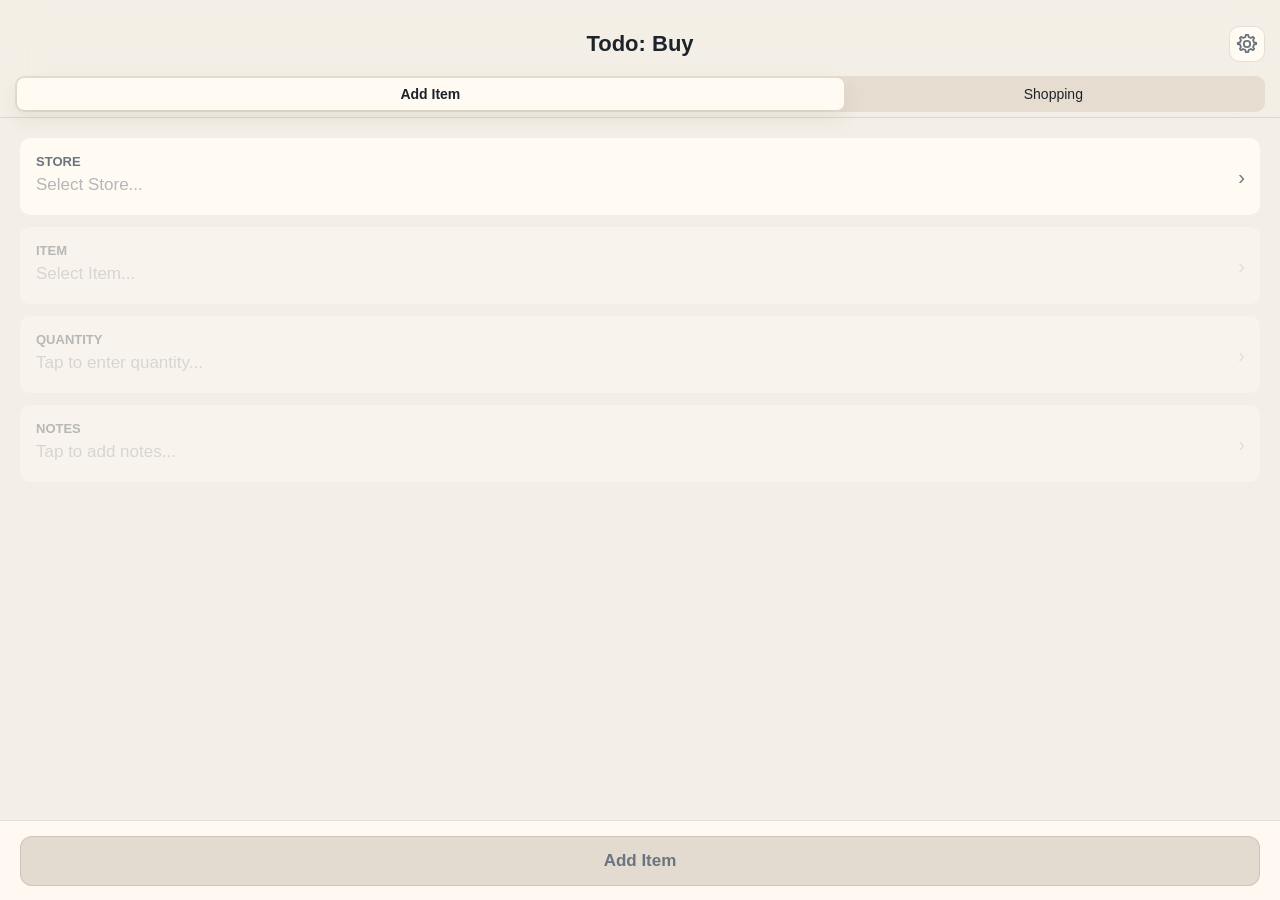
<file: docs/todo-buy.html>
<!DOCTYPE html>
<html lang="en">
<head>
	<meta charset="UTF-8">
	<meta name="viewport" content="width=device-width, initial-scale=1.0, maximum-scale=1.0, user-scalable=no">
	<meta http-equiv="refresh" content="0; url=./todo-buy/">
	<title>Todo: Buy</title>
	<link rel="canonical" href="./todo-buy/">
<style>
body {
	margin: 0;
	font-family: -apple-system, BlinkMacSystemFont, "Segoe UI", sans-serif;
	background: #000000;
	color: #ffffff;
	display: grid;
	place-items: center;
	min-height: 100vh;
	padding: 1.5rem;
}

main {
	max-width: 28rem;
	text-align: center;
}

a {
	color: #79b8ff;
}
</style>
</head>
<body>
	<main>
		<p>Todo: Buy moved to its new app URL.</p>
		<p><a href="./todo-buy/">Open Todo: Buy</a></p>
	</main>
</body>
</html>
</file>
<file: docs/feather-weight/index.css>
:root {
	color-scheme: light;
	--bg: #f7f4ec;
	--bg-elevated: rgba(232, 226, 215, 0.94);
	--surface: rgba(244, 238, 228, 0.96);
	--surface-strong: rgba(233, 225, 214, 0.98);
	--surface-muted: rgba(223, 215, 204, 0.72);
	--text: #1c1a16;
	--text-soft: #4f4a42;
	--text-faint: #70685e;
	--accent: #176e67;
	--accent-soft: rgba(23, 110, 103, 0.14);
	--accent-strong: #0f5752;
	--line: #1f8179;
	--grid: rgba(28, 26, 22, 0.12);
	--grid-soft: rgba(28, 26, 22, 0.06);
	--border: rgba(28, 26, 22, 0.12);
	--danger: #a84a41;
	--overlay: rgba(24, 22, 19, 0.24);
	--bg-glow: rgba(23, 110, 103, 0.08);
	--header-bg: color-mix(in srgb, var(--bg-elevated) 86%, #d1c7b8);
	--control-bg: color-mix(in srgb, var(--surface) 92%, #dbd0c1);
	--control-active-bg: color-mix(in srgb, var(--surface-strong) 88%, #cfc2b1);
	--control-active-shadow: inset 0 0 0 1px rgba(28, 26, 22, 0.06);
	--control-strong-bg: color-mix(in srgb, var(--surface-strong) 90%, #d6cab9);
	--control-soft-active-bg: color-mix(in srgb, var(--surface) 90%, #d6cab9);
	--button-soft-bg: color-mix(in srgb, var(--surface) 90%, #ddd1c2);
	--sheet-control-active-bg: color-mix(in srgb, var(--surface) 90%, #eee6d8);
	--date-input-bg: color-mix(in srgb, var(--surface-strong) 90%, #e8ddce);
	--date-indicator-filter: saturate(0.4) brightness(0.72);
	--radius: 4px;
	--shadow: 0 18px 40px rgba(32, 37, 35, 0.08);
	--header-height: 84px;
	--picker-row: 42px;
	--picker-height: calc(var(--picker-row) * 3);
	--anim-fast: 160ms;
	--anim: 240ms;
	--anim-slow: 300ms;
	--edge-fade-width: 24px;
	--history-date-col: minmax(74px, 0.72fr);
	--history-delta-col: minmax(92px, 0.95fr);
	--history-weight-col: minmax(96px, 1fr);
	--history-toggle-col: 34px;
	font-synthesis-weight: none;
}

:root[data-theme="dark"] {
	color-scheme: dark;
	--bg: #131618;
	--bg-elevated: rgba(23, 27, 29, 0.88);
	--surface: rgba(255, 255, 255, 0.045);
	--surface-strong: rgba(255, 255, 255, 0.072);
	--surface-muted: rgba(255, 255, 255, 0.022);
	--text: #ece9e2;
	--text-soft: #beb7ad;
	--text-faint: #938b81;
	--accent: #71b8b2;
	--accent-soft: rgba(113, 184, 178, 0.11);
	--accent-strong: #8fd2cc;
	--line: #7ec7c0;
	--grid: rgba(255, 255, 255, 0.075);
	--grid-soft: rgba(255, 255, 255, 0.035);
	--border: rgba(255, 255, 255, 0.075);
	--danger: #ff8c80;
	--overlay: rgba(4, 5, 6, 0.46);
	--bg-glow: rgba(113, 184, 178, 0.06);
	--header-bg: rgba(22, 26, 28, 0.94);
	--control-bg: rgba(255, 255, 255, 0.05);
	--control-active-bg: rgba(255, 255, 255, 0.082);
	--control-active-shadow: inset 0 0 0 1px rgba(255, 255, 255, 0.03);
	--control-strong-bg: rgba(255, 255, 255, 0.066);
	--control-soft-active-bg: rgba(255, 255, 255, 0.076);
	--button-soft-bg: rgba(255, 255, 255, 0.054);
	--sheet-control-active-bg: rgba(255, 255, 255, 0.088);
	--date-input-bg: rgba(255, 255, 255, 0.07);
	--date-indicator-filter: saturate(0.2) brightness(0.82);
	--shadow: 0 24px 48px rgba(0, 0, 0, 0.22);
}

* {
	box-sizing: border-box;
	-webkit-tap-highlight-color: transparent;
}

html {
	min-height: 100%;
	background: var(--bg);
	overflow-y: scroll;
}

body {
	margin: 0;
	min-height: 100vh;
	font-family: "SF Pro Display", "SF Pro Text", "Neue Haas Grotesk Text Pro", "Helvetica Neue", Helvetica, Arial, sans-serif;
	color: var(--text);
}

button,
input {
	font: inherit;
}

button {
	border: 0;
	background: none;
	padding: 0;
	color: inherit;
}

button:focus-visible {
	outline: 2px solid var(--accent);
	outline-offset: 2px;
}

[x-cloak] {
	display: none !important;
}

.app-shell {
	min-height: 100vh;
	position: relative;
}

.app-scroll {
	max-width: 430px;
	margin: 0 auto;
	padding: 76px 18px 38px;
	display: flex;
	flex-direction: column;
	min-height: 100vh;
}

.chart-scroll::-webkit-scrollbar,
.picker-wheel::-webkit-scrollbar {
	display: none;
}

header {
	position: fixed;
	top: 0;
	left: 0;
	right: 0;
	z-index: 20;
	padding: 10px 18px 10px;
	background: var(--header-bg);
	backdrop-filter: blur(18px);
	-webkit-backdrop-filter: blur(18px);
	border-bottom: 1px solid var(--border);
}

.header-row {
	display: grid;
	grid-template-columns: 1fr auto 1fr;
	align-items: center;
	min-height: 48px;
	max-width: 430px;
	margin: 0 auto;
}

.header-side {
	display: flex;
	align-items: center;
}

.header-side.right {
	justify-content: flex-end;
}

.header-title {
	text-align: center;
}

.header-title-button {
	display: inline-block;
	padding: 4px 10px;
	margin: -4px -10px;
	border-radius: var(--radius);
	cursor: default;
	user-select: none;
	-webkit-user-select: none;
}

.header-title h1 {
	margin: 0;
	font-size: 20px;
	font-weight: 620;
	letter-spacing: -0.03em;
}

.header-date {
	margin-top: 2px;
	font-size: 11px;
	letter-spacing: 0.08em;
	text-transform: uppercase;
	color: var(--text-faint);
}

.micro-button {
	display: inline-flex;
	align-items: center;
	justify-content: center;
	gap: 6px;
	padding: 7px 10px;
	border: 1px solid var(--border);
	border-radius: var(--radius);
	background: var(--surface);
	color: var(--text-soft);
	font-size: 11px;
	font-weight: 600;
	letter-spacing: 0.08em;
	text-transform: uppercase;
	transition: border-color var(--anim-fast) ease, color var(--anim-fast) ease, background var(--anim-fast) ease;
}

.micro-button strong {
	font-weight: 650;
	color: var(--text);
}

.icon-button {
	display: inline-flex;
	align-items: center;
	justify-content: center;
	width: 36px;
	height: 36px;
	border: 1px solid var(--border);
	border-radius: var(--radius);
	background: var(--surface);
	color: var(--text-soft);
	transition: border-color var(--anim-fast) ease, color var(--anim-fast) ease, background var(--anim-fast) ease;
}

.icon-button:hover,
.icon-button:focus-visible {
	color: var(--text);
	background: var(--surface-strong);
	border-color: color-mix(in srgb, var(--accent) 18%, var(--border));
}

.icon-button svg {
	width: 16px;
	height: 16px;
	stroke: currentColor;
	fill: none;
	stroke-width: 1.2;
	stroke-linecap: round;
	stroke-linejoin: round;
	transform: scale(1.5);
}

.section {
	margin-top: 12px;
}

.top-summary {
	display: grid;
	gap: 10px;
	margin-top: 6px;
}

.current-stat {
	overflow: hidden;
	border: 1px solid color-mix(in srgb, var(--accent) 18%, var(--border));
	border-radius: var(--radius);
	background:
		linear-gradient(180deg, color-mix(in srgb, var(--accent) 7%, var(--surface-strong)), var(--surface)),
		var(--surface-strong);
	box-shadow: inset 0 0 0 1px color-mix(in srgb, var(--accent) 7%, transparent);
}

:root[data-theme="dark"] .current-stat {
	border-color: rgba(119, 199, 192, 0.16);
	background:
		linear-gradient(180deg, rgba(24, 29, 31, 0.98), rgba(17, 20, 22, 0.96)),
		rgba(17, 20, 22, 0.96);
	box-shadow:
		0 20px 36px rgba(0, 0, 0, 0.22),
		inset 0 0 0 1px rgba(119, 199, 192, 0.05);
}

.current-stat-grid {
	display: grid;
	grid-template-columns: minmax(0, 1fr) minmax(0, 1fr);
	gap: 0;
}

.current-stat-panel {
	display: grid;
	gap: 0px;
	align-content: start;
	width: 100%;
	padding: 14px 16px 16px;
	text-align: left;
	border-radius: 0;
	background: transparent;
	transition: transform var(--anim-fast) ease, opacity var(--anim-fast) ease, color var(--anim-fast) ease, background var(--anim-fast) ease;
}

.current-stat-panel + .current-stat-panel {
	border-left: 1px solid color-mix(in srgb, var(--accent) 18%, var(--border));
}

:root[data-theme="dark"] .current-stat-panel + .current-stat-panel {
	border-left-color: rgba(119, 199, 192, 0.14);
}

.current-stat-panel:hover,
.current-stat-panel:focus-visible {
	background: color-mix(in srgb, var(--accent) 6%, transparent);
}

.current-stat-panel:hover .current-stat-value,
.current-stat-panel:focus-visible .current-stat-value {
	color: var(--accent-strong);
}

.current-stat-copy {
	min-width: 0;
	display: grid;
	gap: 6px;
}

.current-stat-value-row {
	display: inline-flex;
	align-items: flex-end;
	gap: 8px;
	min-width: 0;
	flex-wrap: wrap;
}

.current-stat-value {
	font-size: clamp(38px, 10vw, 54px);
	line-height: 0.9;
	font-weight: 670;
	letter-spacing: -0.055em;
	transition: color var(--anim-fast) ease;
}

.current-stat-value.placeholder {
	font-size: clamp(24px, 6.8vw, 34px);
	line-height: 45px;
	letter-spacing: -0.03em;
}

.current-stat-unit {
	font-size: 16px;
	line-height: 1.2;
	margin-bottom: 5px;
	color: var(--text-soft);
	text-transform: lowercase;
}

.current-stat-meta {
	font-size: 13px;
	line-height: 1.45;
	color: var(--text-soft);
	max-width: 24ch;
}

.stats-row {
	display: grid;
	grid-template-columns: 1fr 1fr;
	gap: 12px;
	margin-top: 4px;
}

.stat-block {
	padding: 2px 0 10px;
	text-align: center;
}

.stat-label {
	font-size: 11px;
	letter-spacing: 0.08em;
	text-transform: uppercase;
	color: color-mix(in srgb, var(--text) 72%, var(--text-soft));
	margin-bottom: 10px;
}

.stat-value {
	display: inline-flex;
	align-items: flex-end;
	justify-content: center;
	gap: 6px;
	font-size: 24px;
	font-weight: 630;
	line-height: 1;
	letter-spacing: -0.04em;
	--tone-positive: color-mix(in srgb, var(--accent-strong) 56%, var(--text));
	--tone-negative: color-mix(in srgb, var(--danger) 60%, var(--text));
	--tone-neutral: color-mix(in srgb, var(--text-soft) 74%, var(--text));
}

.tone-value.positive {
	color: var(--tone-positive);
}

.tone-value.negative {
	color: var(--tone-negative);
}

.tone-value.neutral {
	color: var(--tone-neutral);
	opacity: 50%;
}

.tone-value.missing {
	color: var(--text-faint);
}

:root[data-theme="dark"] .stat-value {
	--tone-positive: color-mix(in srgb, var(--accent-strong) 48%, var(--text));
	--tone-negative: color-mix(in srgb, var(--danger) 46%, var(--text));
	--tone-neutral: color-mix(in srgb, var(--text-soft) 68%, var(--text));
}

.stat-number {
	font-variant-numeric: tabular-nums;
}

.stat-unit {
	font-size: 14px;
	line-height: 1.15;
	margin-bottom: 2px;
	color: var(--text-soft);
	text-transform: lowercase;
	letter-spacing: -0.01em;
}

:root[data-theme="dark"] .stat-unit {
	color: var(--text-faint);
}

.stat-detail {
	margin-top: 7px;
	font-size: 13px;
	color: var(--text-soft);
}

.empty-intro {
	display: grid;
	gap: 22px;
	margin-top: 10px;
}

.empty-intro-copy {
	display: grid;
	gap: 10px;
}

.empty-intro-title {
	font-size: 22px;
	line-height: 1.08;
	font-weight: 640;
	letter-spacing: -0.05em;
}

.empty-intro-text {
	max-width: 34ch;
	font-size: 14px;
	line-height: 1.55;
	color: var(--text-soft);
}

.empty-intro-actions {
	display: grid;
	gap: 18px;
}

.empty-intro-hint {
	font-size: 12px;
	letter-spacing: 0.08em;
	text-transform: uppercase;
	color: var(--text-faint);
}

.empty-intro-step {
	display: grid;
	gap: 10px;
	padding-top: 14px;
}

.empty-unit-picker {
	min-width: 0;
	width: 100%;
	padding: 3px;
	background: var(--surface-strong);
	border-color: color-mix(in srgb, var(--accent) 18%, var(--border));
	box-shadow: inset 0 0 0 1px color-mix(in srgb, var(--accent) 10%, transparent);
	--segment-indicator-bg: var(--surface);
}

.empty-unit-picker button {
	height: 42px;
	padding: 0 20px;
	font-size: 14px;
	font-weight: 700;
	letter-spacing: 0.08em;
}

.empty-entry-button {
	display: inline-flex;
	align-items: center;
	justify-content: flex-start;
	gap: 10px;
	width: 100%;
	min-height: 52px;
	padding: 0 18px;
	border: 1px solid color-mix(in srgb, var(--accent) 24%, var(--border));
	border-radius: var(--radius);
	background: var(--accent-soft);
	color: var(--accent-strong);
	font-size: 12px;
	font-weight: 700;
	letter-spacing: 0.08em;
	text-transform: uppercase;
	transition: transform var(--anim-fast) ease, background var(--anim-fast) ease, border-color var(--anim-fast) ease;
}

.empty-entry-button:active {
	transform: scale(0.95);
}

.empty-entry-button:hover,
.empty-entry-button:focus-visible {
	background: color-mix(in srgb, var(--accent) 18%, var(--surface-strong));
	border-color: color-mix(in srgb, var(--accent) 34%, var(--border));
}

.empty-entry-button-plus {
	line-height: 1;
}

.empty-entry-button-title {
	color: var(--text);
}

.segmented {
	display: inline-grid;
	grid-auto-flow: column;
	grid-auto-columns: 1fr;
	position: relative;
	isolation: isolate;
	padding: 2px;
	border: 1px solid var(--border);
	border-radius: var(--radius);
	background: var(--control-bg);
	min-width: 174px;
	--segment-count: 2;
	--segment-active: 0;
	--segment-indicator-bg: var(--control-active-bg);
	--segment-indicator-shadow: var(--control-active-shadow);
}

.segmented.compact {
	min-width: 118px;
}

.segmented::before {
	content: "";
	position: absolute;
	top: 2px;
	bottom: 2px;
	left: 2px;
	width: calc((100% - 4px) / var(--segment-count));
	border-radius: 2px;
	background: var(--segment-indicator-bg);
	box-shadow: var(--segment-indicator-shadow);
	transform: translateX(calc(var(--segment-active) * 100%));
	transition: transform var(--anim) cubic-bezier(0.2, 0.82, 0.2, 1), background var(--anim-fast) ease, box-shadow var(--anim-fast) ease;
	pointer-events: none;
	will-change: transform;
	z-index: 0;
}

.segmented button {
	position: relative;
	z-index: 1;
	height: 30px;
	padding: 0 14px;
	border-radius: 2px;
	font-size: 12px;
	font-weight: 600;
	letter-spacing: 0.04em;
	text-transform: uppercase;
	color: var(--text-soft);
	background: transparent;
	transition: color var(--anim-fast) ease;
}

.segmented button.active {
	color: var(--text);
}

.unit-toggle-button {
	display: inline-flex;
	align-items: center;
	justify-content: center;
	min-width: 56px;
	height: 30px;
	padding: 0 10px;
	border: 1px solid var(--border);
	border-radius: var(--radius);
	background: var(--button-soft-bg);
	color: var(--text-soft);
	font-size: 12px;
	font-weight: 650;
	letter-spacing: 0.06em;
	text-transform: uppercase;
	transition: background var(--anim-fast) ease, color var(--anim-fast) ease, border-color var(--anim-fast) ease;
}

.unit-toggle-button:hover {
	color: var(--text);
}

.chart-shell {
	position: relative;
	border-top: 1px solid var(--border);
	padding-top: 14px;
	border-bottom: 1px solid var(--border);
	padding-bottom: 28px;
	width: 100vw;
	margin-left: calc(50% - 50vw);
	margin-right: calc(50% - 50vw);
	overflow: visible;
}

.chart-title-row,
.chart-empty {
	max-width: 430px;
	margin-left: auto;
	margin-right: auto;
	padding-left: 18px;
	padding-right: 18px;
}

.section-title-row {
	display: grid;
	grid-template-columns: minmax(0, 1fr) auto;
	align-items: end;
	gap: 12px;
	user-select: none;
	-webkit-user-select: none;
	width: 100%;
	text-align: left;
	padding-bottom: 10px;
	border-bottom: 1px solid var(--border);
}

.chart-title-row {
	max-width: 430px;
	margin-left: auto;
	margin-right: auto;
	padding-left: 18px;
	padding-right: 18px;
}

.section-title-label {
	font-size: 11px;
	font-weight: 700;
	letter-spacing: 0.12em;
	text-transform: uppercase;
	color: var(--text-faint);
	white-space: nowrap;
}

.section-controls {
	justify-self: end;
	min-width: 118px;
	padding: 2px;
	background: var(--surface);
	border-color: var(--border);
	box-shadow: none;
	--segment-indicator-bg: var(--surface-strong);
	--segment-indicator-shadow: none;
}

.chart-controls {
	min-width: 148px;
}

.section-controls button {
	height: 28px;
	padding: 0 10px;
	font-size: 10px;
	font-weight: 700;
	letter-spacing: 0.07em;
}

.chart-layout {
	width: 100%;
}

.chart-layout {
	display: grid;
	grid-template-columns: 58px minmax(0, 1fr);
	align-items: stretch;
	gap: 0;
	height: 236px;
}

.chart-axis-rail {
	position: relative;
	z-index: 2;
	border-right: 1px solid var(--border);
	background: transparent;
	user-select: none;
	-webkit-user-select: none;
}

.chart-axis-rail svg {
	display: block;
	overflow: visible;
}

.chart-scroll svg text {
	user-select: none;
	-webkit-user-select: none;
	pointer-events: none;
}

.chart-scroll {
	overflow-x: auto;
	overflow-y: hidden;
	padding-bottom: 8px;
	scrollbar-width: none;
	-webkit-overflow-scrolling: touch;
}

.chart-scroll::after {
	content: "";
	display: block;
	width: 1px;
	height: 1px;
}

.chart-scroll svg {
	display: block;
	overflow: visible;
}

.chart-scroll-wrap {
	position: relative;
	min-width: 0;
	min-height: 0;
}

@media (max-width: 360px) {
	.empty-entry-button {
		width: 100%;
	}

	.section-title-row {
		grid-template-columns: 1fr;
	}

	.section-controls {
		justify-self: stretch;
		width: 100%;
	}

	.section-controls button {
		padding: 0 8px;
	}

	.settings-card {
		grid-template-columns: 1fr;
	}

	.settings-card .segmented {
		width: 100%;
		min-width: 0;
	}

	.history-week-row {
		grid-template-columns: minmax(0, 1fr) var(--history-toggle-col);
		align-items: start;
	}

	.history-week-main {
		grid-template-columns: var(--history-date-col) var(--history-delta-col) var(--history-weight-col);
		gap: 6px 12px;
	}

	.history-load-more-row {
		justify-content: flex-start;
	}
}

.chart-scroll-wrap::before,
.chart-scroll-wrap::after {
	content: "";
	position: absolute;
	top: 0;
	bottom: 8px;
	width: var(--edge-fade-width);
	pointer-events: none;
	z-index: 1;
	opacity: 0;
	transition: opacity var(--anim-fast) ease;
}

.chart-scroll-wrap::before {
	left: 0;
	background: linear-gradient(90deg, var(--bg), rgba(0, 0, 0, 0));
}

.chart-scroll-wrap::after {
	right: 0;
	background: linear-gradient(270deg, var(--bg), rgba(0, 0, 0, 0));
}

.chart-scroll-wrap.fade-left::before,
.chart-scroll-wrap.fade-right::after {
	opacity: 1;
}

.chart-empty {
	padding: 46px 0 30px;
	text-align: center;
	color: var(--text-soft);
}

.chart-empty strong {
	display: block;
	margin-bottom: 8px;
	font-size: 16px;
	font-weight: 620;
	color: var(--text);
}

.chart-card {
	flex: none;
}

.history-section {
	margin-top: 18px;
	display: grid;
}

.history-week-list {
	list-style: none;
	padding: 0;
	margin: 0;
}

.history-week-card {
	border-bottom: 1px solid var(--border);
}

.history-week-row {
	width: 100%;
	padding: 11px 0 10px;
	display: grid;
	grid-template-columns: minmax(0, 1fr) var(--history-toggle-col);
	gap: 8px;
	align-items: center;
}

.history-week-main {
	display: grid;
	grid-template-columns: var(--history-date-col) var(--history-delta-col) var(--history-weight-col);
	gap: 10px;
	align-items: baseline;
	min-width: 0;
}

.history-week-date {
	font-size: 14px;
	font-weight: 590;
	letter-spacing: -0.02em;
	color: var(--text-soft);
	white-space: nowrap;
}

.history-week-value-group {
	display: inline-flex;
	align-items: baseline;
	gap: 6px;
	justify-self: end;
	min-width: 0;
	white-space: nowrap;
}

.history-week-value {
	font-size: clamp(24px, 5.8vw, 31px);
	line-height: 0.95;
	font-weight: 660;
	letter-spacing: -0.05em;
}

.history-week-unit,
.history-week-delta-unit {
	font-size: 14px;
	font-weight: 580;
	color: var(--text-soft);
	text-transform: lowercase;
	letter-spacing: -0.01em;
}

.history-week-delta {
	display: inline-flex;
	align-items: baseline;
	justify-self: end;
	gap: 4px;
	min-width: 0;
	white-space: nowrap;
}

.history-week-delta-value {
	display: inline-flex;
	align-items: baseline;
	gap: 4px;
	font-size: 19px;
	line-height: 1;
	font-weight: 620;
	letter-spacing: -0.04em;
	color: var(--text-soft);
	--tone-positive: color-mix(in srgb, var(--accent-strong) 60%, var(--text));
	--tone-negative: color-mix(in srgb, var(--danger) 66%, var(--text));
	--tone-neutral: color-mix(in srgb, var(--text-soft) 74%, var(--text));
}

.history-week-toggle {
	display: inline-flex;
	align-items: center;
	justify-content: center;
	width: 100%;
	height: 34px;
	padding: 0;
	font-size: 14px;
	font-weight: 500;
	color: var(--text-soft);
	opacity: 0.48;
	transition: transform var(--anim-fast) ease, color var(--anim-fast) ease, opacity var(--anim-fast) ease;
	flex-shrink: 0;
	align-self: center;
}

.history-week-toggle:hover,
.history-week-toggle:focus-visible {
	opacity: 0.82;
	color: var(--text);
}

.history-week-toggle[aria-expanded="true"] {
	transform: rotate(180deg);
	color: var(--text);
	opacity: 0.82;
}

.history-week-detail {
	max-height: 0;
	overflow: hidden;
	transition: max-height var(--anim-slow) cubic-bezier(0.2, 0.82, 0.2, 1);
}

.history-week-card.expanded .history-week-detail {
	max-height: 320px;
}

.history-week-detail-inner {
	padding: 0;
	background: color-mix(in srgb, var(--accent) 4%, var(--surface));
}

.history-week-card.expanded .history-week-detail-inner {
	border-top: 1px solid color-mix(in srgb, var(--accent) 10%, var(--border));
}

:root[data-theme="dark"] .history-week-detail {
	background: transparent;
}

:root[data-theme="dark"] .history-week-detail-inner {
	background: rgba(255, 255, 255, 0.03);
}

:root[data-theme="dark"] .history-week-card.expanded .history-week-detail-inner {
	border-top-color: rgba(119, 199, 192, 0.08);
}

.history-load-more-row {
	display: flex;
	justify-content: center;
	padding-top: 4px;
}

.history-load-more {
	min-height: 34px;
	padding: 0 10px;
	border: 1px solid var(--border);
	border-radius: var(--radius);
	background: var(--surface);
	color: var(--text-faint);
	font-size: 11px;
	font-weight: 700;
	letter-spacing: 0.08em;
	text-transform: uppercase;
	transition: border-color var(--anim-fast) ease, color var(--anim-fast) ease, background var(--anim-fast) ease;
}

.history-load-more:hover,
.history-load-more:focus-visible {
	color: var(--text-soft);
	border-color: color-mix(in srgb, var(--accent) 16%, var(--border));
}

:root[data-theme="dark"] .history-load-more {
	background: rgba(255, 255, 255, 0.06);
	border-color: rgba(255, 255, 255, 0.12);
}

.settings-overlay {
	min-height: 100vh;
	background: var(--bg);
	z-index: 48;
	padding: 60px 18px 18px;
}

.history-overlay-header {
	position: sticky;
	top: 0;
	z-index: 3;
	height: 69px;
	margin: -60px -18px 14px;
	padding: 0 15px 0;
	display: flex;
	align-items: center;
	background: var(--bg-elevated);
	isolation: isolate;
	backdrop-filter: blur(18px);
	-webkit-backdrop-filter: blur(18px);
	border-bottom: 1px solid var(--border);
}

.history-overlay-title {
	flex: 1;
	text-align: center;
	font-size: 15px;
	font-weight: 620;
	letter-spacing: -0.02em;
}

.history-overlay-spacer {
	width: 56px;
}

.history-overlay-summary {
	max-width: 430px;
	width: 100%;
	margin: 0 auto 14px;
	font-size: 12px;
	color: var(--text-faint);
	letter-spacing: 0.04em;
	text-transform: uppercase;
}

.history-list {
	list-style: none;
	padding: 0 8px;
	margin: 0;
	width: 100%;
}

.history-item {
	position: relative;
	display: grid;
	grid-template-columns: var(--history-date-col) var(--history-delta-col) var(--history-weight-col) 24px;
	align-items: center;
	gap: 10px;
	padding: 7px 4px;
	border-top: 1px solid var(--border);
	transition: opacity var(--anim-fast) ease, transform var(--anim-fast) ease;
}

.history-list > li.history-item:first-of-type {
	border-top: 0;
}

.history-item.removing {
	opacity: 0;
	transform: translateY(6px);
}

.history-date {
	min-width: 0;
}

.history-day {
	font-size: 13px;
	font-weight: 570;
	letter-spacing: -0.02em;
	color: var(--text-soft);
}

.history-value {
	display: inline-flex;
	align-items: baseline;
	justify-self: end;
	gap: 5px;
	font-size: 18px;
	font-weight: 620;
	letter-spacing: -0.03em;
	white-space: nowrap;
}

.history-value-unit {
	font-size: 13px;
	font-weight: 580;
	color: var(--text-soft);
	text-transform: lowercase;
}

.history-spacer {
	justify-self: end;
	width: 100%;
}

.history-delete {
	display: inline-flex;
	align-items: center;
	justify-content: center;
	width: 24px;
	height: 24px;
	padding: 0;
	font-size: 14px;
	color: var(--danger);
	opacity: 0.42;
	transition: opacity var(--anim-fast) ease;
}

.history-item:hover .history-delete,
.history-delete:focus-visible {
	opacity: 0.76;
}


.history-empty {
	padding: 16px;
	border: 1px dashed color-mix(in srgb, var(--accent) 18%, var(--border));
	border-radius: var(--radius);
	background: color-mix(in srgb, var(--accent) 4%, var(--surface));
	font-size: 12px;
	line-height: 1.5;
	color: var(--text-soft);
}

.settings-copy {
	max-width: 430px;
	margin: 0 auto 14px;
	font-size: 13px;
	line-height: 1.5;
	color: var(--text-soft);
}

.settings-list {
	max-width: 430px;
	margin: 0 auto;
	display: flex;
	flex-direction: column;
	gap: 12px;
}

.settings-card {
	width: 100%;
	border: 1px solid color-mix(in srgb, var(--accent) 18%, var(--border));
	background: color-mix(in srgb, var(--accent) 7%, var(--surface));
	border-radius: var(--radius);
	padding: 16px;
	display: grid;
	grid-template-columns: minmax(0, 1fr) auto;
	align-items: center;
	gap: 14px;
}

.settings-card .segmented {
	min-width: 200px;
	background: var(--control-strong-bg);
	border-color: color-mix(in srgb, var(--accent) 18%, var(--border));
	box-shadow: inset 0 0 0 1px color-mix(in srgb, var(--accent) 8%, transparent);
	--segment-indicator-bg: var(--control-soft-active-bg);
}

.settings-card .segmented button {
	height: 34px;
	padding: 0 12px;
	font-size: 11px;
	font-weight: 700;
	letter-spacing: 0.08em;
}

.settings-action-btn {
	width: 100%;
	border: 1px solid var(--border);
	background: var(--surface);
	border-radius: var(--radius);
	padding: 16px;
	display: flex;
	align-items: center;
	justify-content: space-between;
	gap: 16px;
	text-align: left;
	transition: border-color var(--anim-fast) ease, background var(--anim-fast) ease, transform var(--anim-fast) ease;
}

.settings-action-btn:active {
	transform: scale(0.95);
}

.settings-action-btn.import {
	background-color: color-mix(in srgb, var(--accent) 9%, var(--surface));
	border-color: color-mix(in srgb, var(--accent) 22%, var(--border));
}

.settings-action-btn.export {
	background-color: color-mix(in srgb, #3fa56d 10%, var(--surface));
	border-color: color-mix(in srgb, #3fa56d 24%, var(--border));
}

.settings-action-btn.wipe {
	background-color: color-mix(in srgb, var(--danger) 10%, var(--surface));
	border-color: color-mix(in srgb, var(--danger) 24%, var(--border));
}

.settings-action-main {
	display: flex;
	flex-direction: column;
	gap: 4px;
	min-width: 0;
}

.settings-action-title {
	font-size: 16px;
	font-weight: 620;
	letter-spacing: -0.02em;
}

.settings-action-subtitle {
	font-size: 13px;
	line-height: 1.45;
	color: var(--text-soft);
}

.settings-action-icon {
	font-size: 18px;
	font-weight: 700;
	color: var(--text-faint);
	flex-shrink: 0;
	width: 24px;
}

.sheet-scrim {
	position: fixed;
	inset: 0;
	background: var(--overlay);
	backdrop-filter: blur(4px);
	-webkit-backdrop-filter: blur(4px);
	z-index: 40;
	opacity: 0;
	pointer-events: none;
	transition: opacity var(--anim) ease;
}

.sheet-scrim.open {
	opacity: 1;
	pointer-events: auto;
}

.sheet {
	position: fixed;
	left: 0;
	right: 0;
	bottom: 0;
	z-index: 50;
	padding: 14px 18px 18px;
	transform: translateY(100%);
	transition: transform var(--anim-slow) cubic-bezier(0.2, 0.82, 0.2, 1);
	pointer-events: none;
}

.sheet.open {
	transform: translateY(0);
	pointer-events: auto;
}

.sheet-panel {
	max-width: 430px;
	margin: 0 auto;
	padding: 12px 14px 12px;
	background: var(--bg-elevated);
	border: 1px solid var(--border);
	border-radius: 4px 4px 0 0;
	box-shadow: var(--shadow);
}

.sheet-handle {
	width: 36px;
	height: 3px;
	border-radius: 999px;
	margin: 0 auto 12px;
	background: var(--grid);
}

.sheet-header {
	display: grid;
	grid-template-columns: auto 1fr auto;
	align-items: center;
	gap: 12px;
	margin-bottom: 18px;
}

.sheet-action {
	font-size: 14px;
	font-weight: 580;
	color: var(--text-soft);
}

.sheet-action-button {
	min-width: 72px;
	height: 34px;
	padding: 0 12px;
}

.sheet-action-button.primary {
	color: var(--text);
	background: var(--surface-strong);
	border-color: color-mix(in srgb, var(--accent) 22%, var(--border));
}

.sheet-action.primary {
	color: var(--accent-strong);
}

.sheet-title {
	text-align: center;
	font-size: 15px;
	font-weight: 620;
	letter-spacing: -0.02em;
}

.sheet-meta {
	display: grid;
	grid-template-columns: minmax(0, 1fr) minmax(0, 1fr);
	gap: 14px;
	align-items: start;
	margin-top: 18px;
}

.sheet-field {
	display: grid;
	gap: 8px;
	min-width: 0;
}

.sheet-field.full {
	grid-column: 1 / -1;
}

.sheet-field-label {
	font-size: 12px;
	letter-spacing: 0.08em;
	text-transform: uppercase;
	color: var(--text-faint);
}

.sheet-unit-picker {
	min-width: 0;
	width: 100%;
	padding: 3px;
	background: var(--control-strong-bg);
	border-color: color-mix(in srgb, var(--accent) 18%, var(--border));
	box-shadow: inset 0 0 0 1px color-mix(in srgb, var(--accent) 10%, transparent);
	--segment-indicator-bg: var(--sheet-control-active-bg);
}

.sheet-unit-picker button {
	height: 34px;
	padding: 0 14px;
	font-size: 13px;
	font-weight: 700;
	letter-spacing: 0.08em;
}

.sheet-date-input {
	width: 100%;
	height: 42px;
	padding: 0 12px;
	border: 1px solid var(--border);
	border-radius: var(--radius);
	background: var(--date-input-bg);
	color: var(--text);
	font-size: 14px;
	font-weight: 580;
	letter-spacing: -0.01em;
}

.sheet-date-input::-webkit-calendar-picker-indicator {
	opacity: 0.96;
	filter: var(--date-indicator-filter);
	cursor: pointer;
}

.sheet-date-input:focus-visible {
	outline: 2px solid var(--accent);
	outline-offset: 2px;
}

.picker {
	position: relative;
	display: flex;
	justify-content: center;
	align-items: center;
	height: var(--picker-height);
	mask-image: linear-gradient(to bottom, transparent 0%, black 18%, black 82%, transparent 100%);
	-webkit-mask-image: linear-gradient(to bottom, transparent 0%, black 18%, black 82%, transparent 100%);
	user-select: none;
}

.picker-highlight {
	position: absolute;
	left: 50%;
	width: min(280px, 80%);
	height: var(--picker-row);
	transform: translateX(-50%);
	border-top: 1px solid var(--border);
	border-bottom: 1px solid var(--border);
	background: var(--surface-muted);
	pointer-events: none;
}

.picker-wheel {
	height: 100%;
	width: 96px;
	overflow-y: auto;
	scroll-snap-type: y mandatory;
	overscroll-behavior: contain;
	-webkit-overflow-scrolling: touch;
	scrollbar-width: none;
}

.picker-wheel.decimal {
	width: 58px;
}

.picker-spacer {
	height: calc((var(--picker-height) - var(--picker-row)) / 2);
}

.picker-item {
	height: var(--picker-row);
	display: flex;
	align-items: center;
	justify-content: center;
	scroll-snap-align: center;
	font-size: 30px;
	font-weight: 560;
	letter-spacing: -0.05em;
	color: var(--text-faint);
	transition: color var(--anim-fast) ease;
}

.picker-item.active {
	color: var(--text);
}

.picker-dot,
.picker-unit {
	font-size: 28px;
	font-weight: 610;
	letter-spacing: -0.04em;
	padding: 0 10px;
}

.picker-unit {
	font-size: 16px;
	font-weight: 580;
	color: var(--text-soft);
	text-transform: lowercase;
	padding-left: 14px;
}

.sheet-note {
	text-align: center;
	font-size: 12px;
	color: var(--text-faint);
}

.goal-rate-stepper {
	display: grid;
	grid-template-columns: 44px minmax(0, 1fr) 44px;
	gap: 8px;
	align-items: stretch;
}

.goal-rate-panel {
	display: grid;
	gap: 10px;
}

.goal-rate-period-picker {
	width: 100%;
	min-width: 0;
	padding: 3px;
	background: var(--control-strong-bg);
	border-color: color-mix(in srgb, var(--accent) 18%, var(--border));
	box-shadow: inset 0 0 0 1px color-mix(in srgb, var(--accent) 10%, transparent);
	--segment-indicator-bg: var(--sheet-control-active-bg);
}

.goal-rate-period-picker button {
	height: 34px;
	padding: 0 12px;
	font-size: 12px;
	font-weight: 700;
	letter-spacing: 0.08em;
}

.goal-rate-button {
	display: inline-flex;
	align-items: center;
	justify-content: center;
	border: 1px solid var(--border);
	border-radius: var(--radius);
	background: var(--surface);
	color: var(--text);
	font-size: 24px;
	line-height: 1;
	transition: border-color var(--anim-fast) ease, background var(--anim-fast) ease;
}

.goal-rate-button:hover,
.goal-rate-button:focus-visible {
	background: var(--surface-strong);
	border-color: color-mix(in srgb, var(--accent) 18%, var(--border));
}

.goal-rate-value {
	min-width: 0;
	padding: 10px 12px;
	border: 1px solid color-mix(in srgb, var(--accent) 16%, var(--border));
	border-radius: var(--radius);
	background: color-mix(in srgb, var(--accent) 6%, var(--surface));
	display: grid;
	gap: 2px;
	justify-items: center;
	text-align: center;
}

.goal-rate-number {
	font-size: 24px;
	font-weight: 640;
	letter-spacing: -0.04em;
	line-height: 1;
}

.goal-rate-unit {
	font-size: 12px;
	letter-spacing: 0.06em;
	text-transform: uppercase;
	color: var(--text-faint);
}

.goal-preview {
	padding: 14px 16px;
	display: grid;
	gap: 6px;
}

.goal-preview-kicker {
	font-size: 11px;
	letter-spacing: 0.08em;
	text-transform: uppercase;
	color: var(--text-faint);
}

.goal-preview-title {
	font-size: 22px;
	font-weight: 640;
	letter-spacing: -0.02em;
	line-height: 1;
}

.goal-preview-detail {
	font-size: 13px;
	line-height: 1.45;
	color: var(--text-soft);
}

@media (max-width: 420px) {
	.sheet-meta {
		grid-template-columns: 1fr;
	}
}

.sheet-clear-button {
	width: 100%;
	height: 42px;
	border: 1px solid color-mix(in srgb, var(--danger) 22%, var(--border));
	border-radius: var(--radius);
	background: color-mix(in srgb, var(--danger) 8%, var(--surface));
	color: color-mix(in srgb, var(--danger) 74%, var(--text));
	font-size: 12px;
	font-weight: 700;
	letter-spacing: 0.08em;
	text-transform: uppercase;
	transition: border-color var(--anim-fast) ease, background var(--anim-fast) ease;
}

.sheet-clear-button:hover,
.sheet-clear-button:focus-visible {
	background: color-mix(in srgb, var(--danger) 12%, var(--surface));
	border-color: color-mix(in srgb, var(--danger) 30%, var(--border));
}
</file>
<file: docs/start-to-run-pal/index.css>
:root {
	color-scheme: light;
	--bg: #f4ecdf;
	--bg-soft: #ece1d0;
	--surface: rgba(255, 250, 243, 0.92);
	--surface-strong: rgba(255, 248, 239, 0.98);
	--surface-muted: rgba(236, 228, 215, 0.88);
	--text: #1e1f1c;
	--text-soft: #61655d;
	--text-faint: #85897f;
	--accent: #436d5d;
	--accent-strong: #2e5245;
	--accent-line: rgba(67, 109, 93, 0.22);
	--border: rgba(30, 31, 28, 0.12);
	--header-bg: rgba(244, 236, 223, 0.84);
	--settings-card-bg: color-mix(in srgb, var(--accent) 4%, var(--surface));
	--settings-card-border: color-mix(in srgb, var(--accent) 16%, var(--border));
	--settings-segment-bg: rgba(236, 228, 215, 0.95);
	--settings-segment-indicator: var(--surface-strong);
	--action-import-bg: rgba(67, 109, 93, 0.08);
	--action-import-border: rgba(67, 109, 93, 0.22);
	--action-export-bg: rgba(82, 116, 104, 0.08);
	--action-export-border: rgba(82, 116, 104, 0.22);
	--action-wipe-bg: rgba(122, 80, 82, 0.08);
	--action-wipe-border: rgba(122, 80, 82, 0.22);
	--radius: 16px;
	--header-height: 80px;
	--anim-fast: 160ms;
	--anim: 220ms;
	--shadow: 0 12px 28px rgba(52, 48, 38, 0.08);
	--font-ui: "Avenir Next", "Segoe UI", "Helvetica Neue", Helvetica, Arial, sans-serif;
}

:root[data-theme="dark"] {
	color-scheme: dark;
	--bg: #18201d;
	--bg-soft: #202a26;
	--surface: rgba(255, 255, 255, 0.045);
	--surface-strong: rgba(255, 255, 255, 0.075);
	--surface-muted: rgba(255, 255, 255, 0.055);
	--text: #edf0eb;
	--text-soft: #b6c0b9;
	--text-faint: #8e9891;
	--accent: #89a89a;
	--accent-strong: #a9c3b7;
	--accent-line: rgba(137, 168, 154, 0.25);
	--border: rgba(255, 255, 255, 0.09);
	--header-bg: rgba(24, 32, 29, 0.88);
	--settings-card-bg: color-mix(in srgb, var(--accent) 8%, var(--surface));
	--settings-card-border: color-mix(in srgb, var(--accent) 18%, var(--border));
	--settings-segment-bg: rgba(255, 255, 255, 0.06);
	--settings-segment-indicator: rgba(255, 255, 255, 0.1);
	--action-import-bg: rgba(137, 168, 154, 0.08);
	--action-import-border: rgba(137, 168, 154, 0.24);
	--action-export-bg: rgba(137, 168, 154, 0.08);
	--action-export-border: rgba(137, 168, 154, 0.24);
	--action-wipe-bg: rgba(160, 126, 129, 0.08);
	--action-wipe-border: rgba(160, 126, 129, 0.24);
	--shadow: 0 14px 34px rgba(0, 0, 0, 0.24);
}

* {
	box-sizing: border-box;
	-webkit-tap-highlight-color: transparent;
}

html {
	min-height: 100%;
	background:
		radial-gradient(circle at top left, rgba(67, 109, 93, 0.12), transparent 30%),
		linear-gradient(180deg, var(--bg) 0%, var(--bg-soft) 100%);
	overflow-y: scroll;
	scrollbar-gutter: stable;
}

body {
	margin: 0;
	min-height: 100vh;
	font-family: var(--font-ui);
	color: var(--text);
	background: transparent;
}

html.overlay-scroll-locked,
body.overlay-scroll-locked {
	overflow: hidden;
}

button,
input {
	font: inherit;
}

button {
	border: 0;
	background: none;
	padding: 0;
	color: inherit;
	cursor: pointer;
}

button:focus-visible,
input:focus-visible {
	outline: 2px solid var(--accent);
	outline-offset: 2px;
}

[x-cloak] {
	display: none !important;
}

.app-shell {
	min-height: 100vh;
	position: relative;
}

header {
	position: fixed;
	top: 0;
	left: 0;
	right: 0;
	z-index: 20;
	padding: 14px 18px 12px;
	min-height: var(--header-height);
	background: var(--header-bg);
	backdrop-filter: blur(18px);
	-webkit-backdrop-filter: blur(18px);
	border-bottom: 1px solid var(--border);
}

.header-row {
	display: grid;
	grid-template-columns: 1fr auto 1fr;
	align-items: center;
	min-height: 50px;
	gap: 10px;
}

.header-side {
	display: flex;
	align-items: center;
	min-height: 38px;
}

.header-side.right {
	justify-content: flex-end;
}

.header-title {
	text-align: center;
	padding: 0 4px;
	user-select: none;
	-webkit-user-select: none;
}

.header-title h1 {
	margin: 0;
	font-size: 24px;
	line-height: 1.05;
	font-weight: 700;
	letter-spacing: -0.03em;
}

.header-title p {
	margin: 8px 0 0;
	font-size: 11px;
	font-weight: 700;
	letter-spacing: 0.12em;
	text-transform: uppercase;
	color: var(--text-faint);
}

.icon-button,
.back-button {
	height: 38px;
	display: inline-flex;
	align-items: center;
	justify-content: center;
	border: 1px solid var(--border);
	background: var(--surface);
	transition: background var(--anim-fast) ease, border-color var(--anim-fast) ease, color var(--anim-fast) ease;
}

.icon-button {
	width: 38px;
	border-radius: 8px;
}

.back-button {
	padding: 0 14px;
	border-radius: 4px;
	font-size: 14px;
	font-weight: 600;
	color: var(--text-soft);
}

.icon-button:hover,
.icon-button:focus-visible,
.back-button:hover,
.back-button:focus-visible {
	background: var(--surface-strong);
	border-color: var(--accent-line);
	color: var(--accent-strong);
}

.icon-button svg {
	width: 16px;
	height: 16px;
	transform: scale(1.45);
	fill: none;
	stroke: currentColor;
	stroke-linecap: round;
	stroke-linejoin: round;
}

.app-scroll {
	padding: calc(var(--header-height) + 22px) 18px calc(32px + env(safe-area-inset-bottom));
	min-height: 100vh;
	display: flex;
	flex-direction: column;
	gap: 18px;
}

.eyebrow {
	font-size: 11px;
	font-weight: 700;
	letter-spacing: 0.12em;
	text-transform: uppercase;
	color: var(--text-faint);
}

.preset-list {
	display: flex;
	flex-direction: column;
	border-top: 1px solid var(--border);
}

.preset-row {
	width: 100%;
	display: flex;
	align-items: center;
	justify-content: space-between;
	gap: 12px;
	padding: 18px 0;
	text-align: left;
	border-bottom: 1px solid var(--border);
}

.preset-copy h2,
.training-copy h2 {
	margin: 0;
	font-size: 20px;
	line-height: 1.1;
	font-weight: 700;
	letter-spacing: -0.02em;
}

.preset-copy p,
.training-copy p,
.preset-summary-line,
.empty-panel {
	margin: 6px 0 0;
	font-size: 14px;
	line-height: 1.45;
	color: var(--text-soft);
}

.preset-chevron {
	font-size: 26px;
	line-height: 1;
	color: var(--text-faint);
	flex: 0 0 auto;
}

.preset-detail {
	display: flex;
	flex-direction: column;
	gap: 16px;
}

.preset-toolbar {
	display: flex;
	justify-content: space-between;
	align-items: flex-end;
	gap: 12px;
	padding-bottom: 22px;
	border-bottom: 1px solid var(--border);
}

.training-list {
	display: flex;
	flex-direction: column;
	gap: 18px;
}

.training-card {
	padding: 14px 14px 8px;
	border: 1px solid var(--border);
	border-radius: 4px;
	background: var(--surface);
	box-shadow: var(--shadow);
}

.training-card:first-child {
	padding-top: 14px;
	border-top: 1px solid var(--border);
}

.training-overview {
	display: grid;
	grid-template-columns: minmax(0, 1fr) auto;
	align-items: baseline;
	gap: 14px;
}

.training-name {
	margin: 0;
	font-size: 19px;
	line-height: 1.2;
	font-weight: 700;
	letter-spacing: -0.02em;
}

.training-duration {
	font-size: 15px;
	font-weight: 600;
	color: var(--text-soft);
	white-space: nowrap;
	text-align: right;
}

.training-copy p {
	font-size: 15px;
	font-weight: 600;
}

.training-actions {
	display: flex;
	gap: 8px;
	flex-wrap: wrap;
	justify-content: space-between;
}

.editor-actions {
	display: flex;
	flex-direction: column;
	margin-top: 10px;
}

.primary-button,
.secondary-button,
.danger-button,
.ghost-button {
	min-height: 40px;
	padding: 0.75rem 1rem;
	border-radius: 4px;
	font-size: 14px;
	font-weight: 700;
	transition: transform var(--anim-fast) ease, background var(--anim-fast) ease, border-color var(--anim-fast) ease, color var(--anim-fast) ease;
}

.primary-button {
	background: var(--accent);
	color: #f7fbf9;
}

.secondary-button,
.ghost-button,
.danger-button {
	border: 1px solid var(--border);
	background: transparent;
	color: var(--text-soft);
}

.action-button {
	min-width: 88px;
}

.primary-button:active,
.secondary-button:active,
.danger-button:active,
.ghost-button:active,
.preset-row:active {
	transform: scale(0.98);
}

.interval-strip {
	overflow-x: auto;
	padding: 14px 18px 4px 0;
	scrollbar-width: none;
	-webkit-overflow-scrolling: touch;
	mask-image: none;
	-webkit-mask-image: none;
}

.interval-strip.show-start-mask {
	mask-image: linear-gradient(90deg, transparent 0, #000 14px, #000 100%);
	-webkit-mask-image: linear-gradient(90deg, transparent 0, #000 14px, #000 100%);
}

.interval-strip.show-end-mask {
	mask-image: linear-gradient(90deg, #000 0, #000 calc(100% - 42px), transparent 100%);
	-webkit-mask-image: linear-gradient(90deg, #000 0, #000 calc(100% - 42px), transparent 100%);
}

.interval-strip.show-start-mask.show-end-mask {
	mask-image: linear-gradient(90deg, transparent 0, #000 14px, #000 calc(100% - 42px), transparent 100%);
	-webkit-mask-image: linear-gradient(90deg, transparent 0, #000 14px, #000 calc(100% - 42px), transparent 100%);
}

.interval-strip::-webkit-scrollbar {
	display: none;
}

.interval-track {
	display: inline-flex;
	min-width: calc(100% - 14px);
	gap: 0;
	align-items: stretch;
}

.interval-chip {
	--interval-color: var(--accent);
	flex: 0 0 auto;
	display: inline-flex;
	flex-direction: column;
	align-items: center;
	justify-content: center;
	width: var(--interval-width, 116px);
	min-width: 98px;
	padding: 13px 14px 12px;
	text-align: center;
	background: color-mix(in srgb, var(--interval-color) 17%, var(--surface-muted));
	border: 1px solid color-mix(in srgb, var(--interval-color) 30%, var(--border));
	border-radius: 0;
}

.interval-chip + .interval-chip {
	margin-left: -1px;
}

.interval-track > .interval-chip:first-of-type {
	border-top-left-radius: 4px;
	border-bottom-left-radius: 4px;
}

.interval-track > .interval-chip:last-of-type {
	border-top-right-radius: 4px;
	border-bottom-right-radius: 4px;
}

.interval-chip-name {
	font-size: 12px;
	font-weight: 600;
	letter-spacing: 0.01em;
	line-height: 1.2;
	color: color-mix(in srgb, var(--interval-color) 30%, var(--text));
}

.interval-chip-duration {
	margin-top: 5px;
	font-size: 15px;
	font-weight: 700;
	line-height: 1.15;
}

.training-actions-row {
	display: flex;
	justify-content: flex-start;
	align-items: center;
	flex-wrap: wrap;
	gap: 10px;
	margin-top: 14px;
	padding-top: 14px;
	border-top: 1px solid var(--border);
}

.card-action-button {
	flex: 0 0 auto;
	display: inline-flex;
	align-items: center;
	justify-content: center;
	min-height: 32px;
	padding: 0 14px;
	border: 1px solid color-mix(in srgb, var(--accent) 18%, var(--border));
	border-radius: 4px;
	background: color-mix(in srgb, white 24%, var(--surface-strong));
	color: var(--text);
	font-size: 11px;
	font-weight: 700;
	letter-spacing: 0.1em;
	text-transform: uppercase;
	transition: transform var(--anim-fast) ease, background var(--anim-fast) ease, border-color var(--anim-fast) ease, color var(--anim-fast) ease, box-shadow var(--anim-fast) ease;
}

.card-action-button.start {
	margin-left: auto;
	border-color: color-mix(in srgb, var(--accent) 26%, var(--border));
	background: color-mix(in srgb, var(--accent) 10%, var(--surface-strong));
	color: var(--accent-strong);
}

.card-action-button:disabled {
	opacity: 0.36;
	cursor: default;
	box-shadow: none;
}

.card-action-button:focus-visible {
	border-color: color-mix(in srgb, var(--accent) 28%, var(--border));
	background: color-mix(in srgb, white 18%, var(--surface-strong));
	color: var(--accent-strong);
	outline-offset: 3px;
}

.card-action-button.start:focus-visible {
	border-color: color-mix(in srgb, var(--accent) 36%, var(--border));
	background: color-mix(in srgb, var(--accent) 16%, var(--surface-strong));
}

.card-action-button:active {
	transform: scale(0.95);
}

.card-action-button:disabled:focus-visible {
	transform: none;
	border-color: color-mix(in srgb, var(--accent) 18%, var(--border));
	background: color-mix(in srgb, white 24%, var(--surface-strong));
	color: var(--text);
	box-shadow: none;
}

.card-action-button.start:disabled:focus-visible {
	border-color: color-mix(in srgb, var(--accent) 26%, var(--border));
	background: color-mix(in srgb, var(--accent) 10%, var(--surface-strong));
	color: var(--accent-strong);
}

.editor-overlay,
.settings-overlay {
	position: fixed;
	inset: 0;
	z-index: 260;
	background: var(--bg);
	overflow-y: auto;
	padding: 0 18px calc(28px + env(safe-area-inset-bottom));
	transform: translateY(100%);
	transition: transform var(--anim) cubic-bezier(0.32, 0.72, 0, 1);
	pointer-events: none;
	visibility: hidden;
}

.editor-overlay {
	z-index: 280;
}

.runner-overlay {
	--runner-color: #4c7a67;
	--runner-text: #f7fbf9;
	--runner-contrast: #15211d;
	--runner-text-soft: rgba(247, 251, 249, 0.78);
	--runner-border: rgba(255, 255, 255, 0.16);
	position: fixed;
	inset: 0;
	z-index: 300;
	color: var(--runner-text);
	background:
		radial-gradient(circle at top, color-mix(in srgb, var(--runner-color) 38%, white 16%), transparent 48%),
		linear-gradient(180deg, color-mix(in srgb, var(--runner-color) 72%, #08110d 28%) 0%, color-mix(in srgb, var(--runner-color) 88%, #020303 12%) 100%);
	overflow: hidden;
	transform: translateY(100%);
	transition: transform var(--anim) cubic-bezier(0.32, 0.72, 0, 1);
	pointer-events: none;
	visibility: hidden;
}

.runner-overlay.open {
	transform: translateY(0);
	pointer-events: auto;
	visibility: visible;
}

.runner-panel-inner {
	min-height: 100%;
	max-width: 760px;
	margin: 0 auto;
	display: flex;
	flex-direction: column;
}

.runner-header {
	position: sticky;
	top: 0;
	z-index: 4;
	display: grid;
	grid-template-columns: auto 1fr auto;
	align-items: center;
	gap: 12px;
	padding: calc(14px + env(safe-area-inset-top)) 18px 14px;
	color: var(--text);
	background: var(--header-bg);
	backdrop-filter: blur(18px);
	-webkit-backdrop-filter: blur(18px);
	border-bottom: 1px solid var(--border);
}

.runner-exit {
	color: var(--accent);
}

.runner-header-copy {
	min-width: 0;
	text-align: center;
	padding: 0 8px;
	user-select: none;
	-webkit-user-select: none;
}

.runner-header-title {
	overflow: hidden;
	text-overflow: ellipsis;
	white-space: nowrap;
	font-size: 16px;
	font-weight: 700;
	letter-spacing: -0.02em;
}

.runner-header-detail {
	margin-top: 6px;
	font-size: 11px;
	font-weight: 700;
	letter-spacing: 0.14em;
	text-transform: uppercase;
	color: var(--text-faint);
}

.runner-header-spacer {
	width: 44px;
	height: 1px;
}

.runner-body {
	flex: 1;
	display: flex;
	flex-direction: column;
	justify-content: space-between;
	gap: 28px;
	padding: 22px 20px calc(24px + env(safe-area-inset-bottom));
	min-height: 0;
}

.runner-stage {
	flex: 1;
	display: flex;
	flex-direction: column;
	align-items: center;
	justify-content: center;
	gap: 14px;
	text-align: center;
	padding: 18px 0;
}

.runner-status {
	font-size: 12px;
	font-weight: 700;
	letter-spacing: 0.16em;
	text-transform: uppercase;
	color: var(--runner-text-soft);
}

.runner-interval-name {
	margin: 0;
	max-width: 10ch;
	font-size: clamp(36px, 8vw, 76px);
	line-height: 0.94;
	font-weight: 800;
	letter-spacing: -0.05em;
	text-wrap: balance;
}

.runner-timer {
	font-size: clamp(78px, 25vw, 168px);
	line-height: 0.84;
	font-weight: 800;
	letter-spacing: -0.03em;
	font-variant-numeric: tabular-nums;
	font-feature-settings: 'tnum' 1;
	text-shadow: 0 18px 30px rgba(0, 0, 0, 0.14);
}

.runner-support-row {
	width: 100%;
	max-width: 460px;
	display: grid;
	grid-template-columns: repeat(2, minmax(0, 1fr));
	gap: 12px;
	margin-top: 2px;
}

.runner-stat {
	padding: 12px 14px;
	border: 1px solid var(--runner-border);
	border-radius: 18px;
	background: color-mix(in srgb, var(--runner-text) 12%, transparent);
	backdrop-filter: blur(10px);
	-webkit-backdrop-filter: blur(10px);
}

.runner-stat-label {
	display: block;
	font-size: 11px;
	font-weight: 700;
	letter-spacing: 0.14em;
	text-transform: uppercase;
	color: var(--runner-text-soft);
}

.runner-stat-value {
	display: block;
	margin-top: 7px;
	font-size: 28px;
	font-weight: 700;
	letter-spacing: -0.03em;
	font-variant-numeric: tabular-nums;
	font-feature-settings: 'tnum' 1;
}

.runner-next-line {
	margin: 0;
	max-width: 34ch;
	font-size: 15px;
	line-height: 1.5;
	color: var(--runner-text-soft);
	text-wrap: balance;
}

.runner-controls {
	display: grid;
	grid-template-columns: 88px minmax(0, 1fr) 88px;
	gap: 12px;
	align-items: center;
}

.runner-control-button {
	min-height: 72px;
	border: 1px solid var(--runner-border);
	border-radius: 20px;
	background: color-mix(in srgb, var(--runner-text) 12%, transparent);
	color: var(--runner-text);
	display: inline-flex;
	align-items: center;
	justify-content: center;
	transition: transform var(--anim-fast) ease, background var(--anim-fast) ease, opacity var(--anim-fast) ease;
	backdrop-filter: blur(12px);
	-webkit-backdrop-filter: blur(12px);
}

.runner-control-button.primary {
	min-height: 78px;
	background: var(--runner-text);
	color: var(--runner-contrast);
	border-color: transparent;
	font-size: 24px;
	font-weight: 700;
	letter-spacing: -0.03em;
	box-shadow: 0 18px 32px rgba(0, 0, 0, 0.14);
}

.runner-control-button svg {
	width: 32px;
	height: 32px;
	stroke-linecap: round;
	stroke-linejoin: round;
}

.runner-control-button:active {
	transform: scale(0.98);
}

.runner-control-button:disabled {
	opacity: 0.36;
	cursor: default;
}

.runner-control-button:disabled:active {
	transform: none;
}

.runner-volume {
	display: flex;
	flex-direction: column;
	gap: 10px;
	align-items: stretch;
}

.runner-volume-title {
	text-align: center;
	font-size: 11px;
	font-weight: 700;
	letter-spacing: 0.14em;
	text-transform: uppercase;
	color: var(--runner-text-soft);
}

.runner-volume-segment {
	border-color: var(--runner-border);
	background: color-mix(in srgb, var(--runner-text) 9%, transparent);
	min-width: 0;
	width: 100%;
	max-width: 420px;
	margin: 0 auto;
	backdrop-filter: blur(12px);
	-webkit-backdrop-filter: blur(12px);
}

.runner-volume-segment::before {
	background: color-mix(in srgb, var(--runner-text) 16%, transparent);
}

.runner-volume-segment button {
	color: var(--runner-text-soft);
	font-size: 12px;
	letter-spacing: 0.14em;
}

.runner-volume-segment button.active {
	color: var(--runner-text);
	background: transparent;
}

.runner-support {
	display: flex;
	flex-direction: column;
	gap: 12px;
	align-items: stretch;
}

.runner-support-note {
	margin: 0 auto;
	width: 100%;
	max-width: 420px;
	padding: 12px 14px;
	border: 1px solid var(--runner-border);
	border-radius: 18px;
	background: color-mix(in srgb, var(--runner-text) 12%, transparent);
	color: var(--runner-text);
	font-size: 14px;
	font-weight: 600;
	line-height: 1.5;
	text-align: center;
	backdrop-filter: blur(12px);
	-webkit-backdrop-filter: blur(12px);
	text-wrap: balance;
}

.runner-support-note.subtle {
	background: color-mix(in srgb, var(--runner-text) 8%, transparent);
	color: var(--runner-text-soft);
	font-weight: 500;
}

.runner-support-actions {
	display: flex;
	flex-wrap: wrap;
	justify-content: center;
	gap: 10px;
}

.runner-support-button {
	flex: 1 1 160px;
	max-width: 220px;
	min-height: 52px;
	padding: 0 18px;
	border: 1px solid var(--runner-border);
	border-radius: 18px;
	background: color-mix(in srgb, var(--runner-text) 10%, transparent);
	color: var(--runner-text);
	font-size: 12px;
	font-weight: 700;
	letter-spacing: 0.14em;
	text-transform: uppercase;
	transition: transform var(--anim-fast) ease, background var(--anim-fast) ease, opacity var(--anim-fast) ease;
	backdrop-filter: blur(12px);
	-webkit-backdrop-filter: blur(12px);
}

.runner-support-button:active {
	transform: scale(0.98);
}

.editor-overlay.open,
.settings-overlay.open {
	transform: translateY(0);
	pointer-events: auto;
	visibility: visible;
}

.editor-sheet-body {
	padding-bottom: 20px;
}

.field-block {
	display: flex;
	flex-direction: column;
	gap: 7px;
	margin-bottom: 14px;
}

.field-label {
	font-size: 12px;
	font-weight: 700;
	letter-spacing: 0.12em;
	text-transform: uppercase;
	color: var(--text-faint);
}

.field-input {
	width: 100%;
	height: 46px;
	padding: 0 14px;
	border: 1px solid var(--border);
	border-radius: 4px;
	background: var(--surface-strong);
	color: var(--text);
	font-size: 16px;
	transition: border-color var(--anim-fast) ease, background var(--anim-fast) ease;
}

.field-input.compact {
	height: 40px;
	padding: 0 12px;
	font-size: 14px;
	border-radius: 12px;
}

.field-input.grow {
	flex: 1;
	min-width: 0;
}

.field-input:hover,
.field-input:focus-visible {
	border-color: var(--accent-line);
	background: var(--surface);
}

.interval-editor-list {
	display: flex;
	flex-direction: column;
	gap: 10px;
	margin-bottom: 14px;
}

.interval-add-button {
	width: 100%;
	padding: 12px 13px;
	border-radius: 4px;
	text-align: center;
	display: inline-block;
	border: 1px solid color-mix(in srgb, var(--accent) 30%, var(--border));
	background: linear-gradient(135deg, color-mix(in srgb, var(--accent) 14%, var(--surface-strong)) 0%, color-mix(in srgb, var(--accent) 7%, var(--surface)) 100%);
	box-shadow: 0 10px 22px color-mix(in srgb, var(--accent) 10%, rgba(52, 48, 38, 0.08));
	color: var(--text);
	font-size: 15px;
	font-weight: 700;
	letter-spacing: -0.01em;
}

.interval-add-button:hover,
.interval-add-button:focus-visible {
	border-color: color-mix(in srgb, var(--accent) 38%, var(--border));
	background: linear-gradient(135deg, color-mix(in srgb, var(--accent) 18%, var(--surface-strong)) 0%, color-mix(in srgb, var(--accent) 10%, var(--surface)) 100%);
	color: var(--text);
}

.interval-editor-card {
	--interval-color: var(--accent);
	padding: 12px 13px;
	border-radius: 4px;
	border: 1px solid color-mix(in srgb, var(--interval-color) 30%, var(--border));
	background:
		linear-gradient(135deg, color-mix(in srgb, var(--interval-color) 14%, var(--surface-strong)) 0%, color-mix(in srgb, var(--interval-color) 7%, var(--surface)) 100%);
	box-shadow: 0 10px 22px color-mix(in srgb, var(--interval-color) 10%, rgba(52, 48, 38, 0.08));
	display: grid;
	grid-template-columns: minmax(0, 1fr) auto auto auto;
	align-items: center;
	gap: 10px 14px;
}

.interval-editor-field,
.time-inline-inputs,
.interval-row-actions {
	display: flex;
	align-items: center;
	min-width: 0;
}

.interval-editor-field {
	gap: 10px;
}

.interval-editor-name {
	min-width: 0;
}

.interval-editor-name .interval-name-input {
	min-width: 0;
}

.time-group {
	gap: 8px;
}

.color-group {
	gap: 8px;
}

.interval-mini-label {
	flex: 0 0 auto;
	font-size: 10px;
	font-weight: 700;
	letter-spacing: 0.14em;
	text-transform: uppercase;
	color: color-mix(in srgb, var(--interval-color) 28%, var(--text-soft));
	white-space: nowrap;
}

.interval-name-input,
.time-part-input {
	border: 0;
	background: transparent;
	color: var(--text);
	font: inherit;
	padding: 0;
	min-width: 0;
}

.interval-name-input {
	flex: 1;
	font-size: 15px;
	font-weight: 600;
	letter-spacing: -0.01em;
}

.interval-name-input::placeholder,
.time-part-input::placeholder {
	color: var(--text-faint);
}

.time-inline-inputs {
	gap: 4px;
}

.time-part-input {
	width: 2ch;
	text-align: right;
	font-size: 18px;
	font-weight: 700;
	font-variant-numeric: tabular-nums;
	line-height: 1;
	appearance: textfield;
	-moz-appearance: textfield;
}

.time-part-input::-webkit-outer-spin-button,
.time-part-input::-webkit-inner-spin-button,
.color-input-overlay::-webkit-color-swatch-wrapper {
	-webkit-appearance: none;
	margin: 0;
	padding: 0;
}

.time-separator {
	font-size: 16px;
	font-weight: 700;
	color: var(--text-faint);
	line-height: 1;
}

.color-picker-button {
	position: relative;
	width: 38px;
	height: 38px;
	display: inline-flex;
	align-items: center;
	justify-content: center;
	border-radius: 4px;
	background: color-mix(in srgb, var(--picker-color) 76%, white 24%);
	color: color-mix(in srgb, var(--picker-color) 36%, var(--text));
	box-shadow: inset 0 0 0 1px color-mix(in srgb, var(--picker-color) 40%, rgba(255, 255, 255, 0.35));
	overflow: hidden;
	flex: 0 0 auto;
	cursor: pointer;
}

.color-picker-button svg,
.icon-action-button svg {
	width: 18px;
	height: 18px;
	stroke-linecap: round;
	stroke-linejoin: round;
}

.color-input-overlay {
	position: absolute;
	inset: 0;
	opacity: 0;
	cursor: pointer;
	border: 0;
	padding: 0;
}

.color-input-overlay::-webkit-color-swatch {
	border: 0;
	border-radius: 12px;
}

.interval-row-actions {
	gap: 6px;
	justify-self: end;
}

.icon-action-button {
	width: 34px;
	height: 34px;
	display: inline-flex;
	align-items: center;
	justify-content: center;
	border-radius: 4px;
	background: rgba(255, 255, 255, 0.42);
	color: var(--text-soft);
	border: 1px solid rgba(255, 255, 255, 0.18);
	transition: transform var(--anim-fast) ease, background var(--anim-fast) ease, color var(--anim-fast) ease;
}

.icon-action-button:hover,
.icon-action-button:focus-visible {
	background: rgba(255, 255, 255, 0.62);
	color: var(--text);
	transform: translateY(-1px);
}

.icon-action-button.danger {
	color: color-mix(in srgb, #8f3e45 62%, var(--text-soft));
}

:root[data-theme="dark"] .color-picker-button {
	background: color-mix(in srgb, var(--picker-color) 64%, rgba(255, 255, 255, 0.08));
	color: color-mix(in srgb, var(--picker-color) 18%, white 82%);
	box-shadow: inset 0 0 0 1px color-mix(in srgb, var(--picker-color) 34%, rgba(255, 255, 255, 0.08));
}

:root[data-theme="dark"] .icon-action-button {
	background: rgba(255, 255, 255, 0.06);
	border-color: rgba(255, 255, 255, 0.08);
}

:root[data-theme="dark"] .icon-action-button:hover,
:root[data-theme="dark"] .icon-action-button:focus-visible {
	background: rgba(255, 255, 255, 0.1);
}

.settings-header {
	position: sticky;
	top: 0;
	z-index: 3;
	height: 68px;
	margin: 0 -18px 14px;
	padding: 0 15px;
	display: grid;
	grid-template-columns: auto 1fr auto;
	align-items: center;
	gap: 10px;
	background: var(--header-bg);
	backdrop-filter: blur(18px);
	-webkit-backdrop-filter: blur(18px);
	border-bottom: 1px solid var(--border);
}

.settings-title {
	text-align: center;
	font-size: 15px;
	font-weight: 620;
	letter-spacing: -0.02em;
	color: var(--text);
}

.settings-header-spacer {
	width: 50px;
}

.sheet-action {
	color: var(--accent);
	font-size: 17px;
	font-weight: 400;
}

.sheet-action:disabled {
	color: var(--text-faint);
	cursor: default;
}

.save-sheet-action {
	justify-self: end;
	font-weight: 620;
}

.sheet-toast {
	position: fixed;
	left: 18px;
	right: 18px;
	bottom: calc(18px + env(safe-area-inset-bottom));
	z-index: 320;
	max-width: 520px;
	margin: 0 auto;
	padding: 12px 14px;
	border: 1px solid color-mix(in srgb, #8f3e45 38%, var(--border));
	border-radius: 4px;
	background: color-mix(in srgb, #8f3e45 18%, var(--surface-strong));
	box-shadow: 0 14px 28px rgba(52, 48, 38, 0.16);
	color: var(--text);
	font-size: 14px;
	font-weight: 600;
	line-height: 1.4;
	text-align: center;
	pointer-events: none;
}

:root[data-theme="dark"] .sheet-toast {
	background: color-mix(in srgb, #8f3e45 24%, var(--surface-strong));
	border-color: color-mix(in srgb, #b96d74 34%, var(--border));
	box-shadow: 0 14px 30px rgba(0, 0, 0, 0.34);
}

.settings-copy {
	margin: 20px 0 16px;
	color: var(--text-soft);
	font-size: 14px;
	line-height: 1.5;
}

.settings-list {
	display: flex;
	flex-direction: column;
	gap: 12px;
}

.settings-card,
.settings-action-btn {
	border: 1px solid var(--border);
	border-radius: var(--radius);
	background: var(--surface);
	box-shadow: var(--shadow);
}

.settings-card {
	width: 100%;
	padding: 14px;
	border-color: var(--settings-card-border);
	background: var(--settings-card-bg);
	display: grid;
	grid-template-columns: minmax(0, 1fr) auto;
	align-items: center;
	gap: 14px;
}

.settings-action-main {
	min-width: 0;
	text-align: left;
}

.settings-action-title {
	font-size: 15px;
	font-weight: 700;
	letter-spacing: -0.01em;
}

.settings-action-subtitle {
	margin-top: 5px;
	font-size: 13px;
	line-height: 1.45;
	color: var(--text-soft);
}

.segmented {
	--segment-count: 2;
	--segment-active: 0;
	position: relative;
	display: grid;
	grid-template-columns: repeat(var(--segment-count), minmax(0, 1fr));
	padding: 3px;
	border: 1px solid var(--border);
	border-radius: 10px;
	background: var(--settings-segment-bg);
	isolation: isolate;
	min-width: 180px;
}

.segmented::before {
	content: '';
	position: absolute;
	top: 3px;
	bottom: 3px;
	left: 3px;
	width: calc((100% - 6px) / var(--segment-count));
	border-radius: 7px;
	background: var(--settings-segment-indicator);
	transform: translateX(calc(var(--segment-active) * 100%));
	transition: transform var(--anim-fast) ease, background var(--anim-fast) ease;
	z-index: 0;
}

.segmented button {
	position: relative;
	z-index: 1;
	height: 34px;
	padding: 0 12px;
	border-radius: 7px;
	color: var(--text-soft);
	font-size: 11px;
	font-weight: 700;
	letter-spacing: 0.12em;
	text-transform: uppercase;
}

.segmented button.active {
	color: var(--text);
}

.settings-action-btn {
	width: 100%;
	padding: 16px;
	display: flex;
	justify-content: space-between;
	align-items: center;
	gap: 14px;
	text-align: left;
}

.settings-action-btn.import {
	background: var(--action-import-bg);
	border-color: var(--action-import-border);
}

.settings-action-btn.export {
	background: var(--action-export-bg);
	border-color: var(--action-export-border);
}

.settings-action-btn.wipe {
	background: var(--action-wipe-bg);
	border-color: var(--action-wipe-border);
}

.settings-action-icon {
	display: inline-flex;
	align-items: center;
	justify-content: center;
	width: 24px;
	height: 24px;
	color: var(--accent-strong);
	flex: 0 0 auto;
}

.settings-action-icon svg {
	width: 24px;
	height: 24px;
	stroke-linecap: round;
	stroke-linejoin: round;
}

@media (min-width: 720px) {
	.runner-body {
		padding-left: 28px;
		padding-right: 28px;
	}

	.runner-controls {
		max-width: 520px;
		width: 100%;
		margin: 0 auto;
	}
}
</file>
<file: docs/todo-buy/index.css>
:root {
	color-scheme: light;
	--primary: #1b67d2;
	--primary-bg: rgba(27, 103, 210, 0.12);
	--primary-contrast: #ffffff;
	--text: #1d232b;
	--text-secondary: #6b7480;
	--bg: #f4efe6;
	--card-bg: #fffaf2;
	--card-bg-strong: #efe7db;
	--header-bg: rgba(244, 239, 230, 0.88);
	--footer-bg: rgba(255, 250, 242, 0.94);
	--border: rgba(29, 35, 43, 0.12);
	--danger: #c6514a;
	--header-height: 118px;
	--footer-height: 80px;
	--anim-speed: 0.25s;
	--success: #2f9d57;
	--success-contrast: #ffffff;
	--success-bg: rgba(47, 157, 87, 0.1);
	--success-preview-surface: rgba(239, 248, 242, 0.94);
	--edge-fade-width: 24px;
	--mode-switch-bg: #e6ddd0;
	--mode-switch-active-bg: #fffaf2;
	--mode-switch-shadow: 0 8px 20px rgba(55, 44, 28, 0.08);
	--disabled-btn-bg: #e3dbcf;
	--drag-placeholder-border: rgba(27, 103, 210, 0.22);
	--drag-handle-active-bg: rgba(27, 35, 43, 0.06);
	--drag-preview-bg: linear-gradient(180deg, rgba(255, 255, 255, 0.7), rgba(255, 255, 255, 0.32)), rgba(251, 245, 236, 0.86);
	--drag-preview-border: rgba(27, 103, 210, 0.22);
	--drag-preview-marked-border: rgba(47, 157, 87, 0.18);
	--drag-preview-shadow: 0 18px 36px rgba(55, 44, 28, 0.16);
	--present-bg: rgba(27, 103, 210, 0.08);
	--present-border: rgba(27, 103, 210, 0.36);
	--selected-bg: rgba(47, 157, 87, 0.08);
	--settings-card-bg: color-mix(in srgb, var(--primary) 4%, var(--card-bg));
	--settings-card-border: color-mix(in srgb, var(--primary) 16%, var(--border));
	--settings-segment-bg: var(--card-bg-strong);
	--settings-segment-indicator: var(--card-bg);
	--action-import-bg: rgba(27, 103, 210, 0.08);
	--action-import-border: rgba(27, 103, 210, 0.24);
	--action-export-bg: rgba(47, 157, 87, 0.08);
	--action-export-border: rgba(47, 157, 87, 0.22);
	--action-wipe-bg: rgba(198, 81, 74, 0.08);
	--action-wipe-border: rgba(198, 81, 74, 0.22);
}

:root[data-theme="dark"] {
	color-scheme: dark;
	--primary: #0A84FF;
	--primary-bg: rgba(10, 132, 255, 0.15);
	--primary-contrast: #ffffff;
	--text: #FFFFFF;
	--text-secondary: #8E8E93;
	--bg: #000000;
	--card-bg: #1C1C1E;
	--card-bg-strong: #2C2C2E;
	--header-bg: rgba(28, 28, 30, 0.85);
	--footer-bg: #1C1C1E;
	--border: #38383A;
	--danger: #FF453A;
	--success: #32D74B;
	--success-contrast: #FFFFFF;
	--success-bg: rgba(50, 215, 75, 0.08);
	--success-preview-surface: rgba(10, 30, 12, 0.82);
	--mode-switch-bg: #2C2C2E;
	--mode-switch-active-bg: #636366;
	--mode-switch-shadow: 0 2px 4px rgba(0, 0, 0, 0.3);
	--disabled-btn-bg: #2C2C2E;
	--drag-placeholder-border: rgba(10, 132, 255, 0.22);
	--drag-handle-active-bg: rgba(255, 255, 255, 0.06);
	--drag-preview-bg: linear-gradient(180deg, rgba(255, 255, 255, 0.12), rgba(255, 255, 255, 0.04)), rgba(28, 28, 30, 0.4);
	--drag-preview-border: rgba(255, 255, 255, 0.14);
	--drag-preview-marked-border: rgba(50, 215, 75, 0.2);
	--drag-preview-shadow: 0 18px 36px rgba(0, 0, 0, 0.34);
	--present-bg: rgba(123, 189, 255, 0.12);
	--present-border: rgba(10, 132, 255, 0.45);
	--selected-bg: rgba(50, 215, 75, 0.06);
	--settings-card-bg: color-mix(in srgb, var(--primary) 7%, var(--card-bg));
	--settings-card-border: color-mix(in srgb, var(--primary) 18%, var(--border));
	--settings-segment-bg: var(--card-bg-strong);
	--settings-segment-indicator: rgba(255, 255, 255, 0.08);
	--action-import-bg: rgba(10, 132, 255, 0.08);
	--action-import-border: rgba(10, 132, 255, 0.28);
	--action-export-bg: rgba(50, 215, 75, 0.08);
	--action-export-border: rgba(50, 215, 75, 0.24);
	--action-wipe-bg: rgba(255, 69, 58, 0.08);
	--action-wipe-border: rgba(255, 69, 58, 0.24);
}

* {
	box-sizing: border-box;
	-webkit-tap-highlight-color: transparent;
}

html {
	background: var(--bg);
}

[x-cloak] {
	display: none !important;
}

body {
	margin: 0;
	font-family: "SF Pro Display", "SF Pro Text", "Neue Haas Grotesk Text Pro", "Helvetica Neue", Helvetica, Arial, sans-serif;
	background-color: var(--bg);
	color: var(--text);
	min-height: 100vh;
	overflow: hidden;
	transition: background-color var(--anim-speed) ease, color var(--anim-speed) ease;
}

button,
input,
textarea {
	font: inherit;
}

/* --- Header & Navigation --- */
header {
	background: var(--header-bg);
	padding: 15px 15px 5px 15px;
	position: fixed;
	top: 0; left: 0; right: 0;
	z-index: 100;
	height: var(--header-height);
	display: flex;
	flex-direction: column;
	justify-content: flex-end;
	backdrop-filter: blur(20px);
	-webkit-backdrop-filter: blur(20px);
	border-bottom: 1px solid var(--border);
}

.header-row {
	display: grid;
	grid-template-columns: 1fr auto 1fr;
	align-items: center;
	margin-bottom: 14px;
}

.header-side {
	display: flex;
	align-items: center;
	min-height: 36px;
}

.header-side.right {
	justify-content: flex-end;
}

.header-title {
	text-align: center;
}

h1 {
	margin: 0;
	font-size: 22px;
	text-align: center;
	font-weight: 700;
	user-select: none;
}

.icon-button {
	display: inline-flex;
	align-items: center;
	justify-content: center;
	width: 36px;
	height: 36px;
	border: 1px solid var(--border);
	border-radius: 10px;
	background: var(--card-bg);
	color: var(--text-secondary);
	transition: border-color var(--anim-speed) ease, color var(--anim-speed) ease, background var(--anim-speed) ease;
	cursor: pointer;
}

.icon-button:hover,
.icon-button:focus-visible {
	color: var(--text);
	background: var(--card-bg-strong);
	border-color: color-mix(in srgb, var(--primary) 18%, var(--border));
	outline: none;
}

.icon-button svg {
	width: 16px;
	height: 16px;
	transform: scale(1.5);
}

.mode-switch {
	display: flex;
	background: var(--mode-switch-bg);
	border-radius: 9px;
	padding: 2px;
	height: 36px;
}

.mode-btn {
	flex: 1;
	border: none;
	background: transparent;
	font-size: 14px;
	font-weight: 500;
	color: var(--text);
	border-radius: 7px;
	transition: all var(--anim-speed) ease;
	cursor: pointer;
}

.mode-btn.active {
	flex: 2;
	background: var(--mode-switch-active-bg);
	color: var(--text);
	box-shadow: var(--mode-switch-shadow);
	font-weight: 600;
}

/* --- Main Content Area --- */
#app-content {
	position: fixed;
	top: var(--header-height);
	left: 0;
	right: 0;
	bottom: var(--footer-height);
	overflow-y: auto;
	padding: 20px;
	-webkit-overflow-scrolling: touch;
}

.hidden {
	display: none !important;
}

/* --- Cards & Selectors --- */
.card {
	background: var(--card-bg);
	border-radius: 10px;
	padding: 16px;
	margin-bottom: 12px;
	display: flex;
	flex-direction: column;
}

.selector-card {
	cursor: pointer;
	position: relative;
	transition: opacity var(--anim-speed) ease, filter var(--anim-speed) ease;
}

.selector-card.disabled {
	opacity: 0.45;
	filter: saturate(0.6);
	cursor: not-allowed;
	pointer-events: none;
}

.selector-card.disabled::after {
	opacity: 0.35;
}
.selector-card.disabled .value {
	color: var(--text-secondary);
}

.selector-card::after {
	content: '›';
	position: absolute;
	right: 15px;
	top: 50%;
	transform: translateY(-50%);
	color: var(--text-secondary);
	font-size: 20px;
	font-weight: 300;
}

.label {
	font-size: 13px;
	text-transform: uppercase;
	color: var(--text-secondary);
	margin-bottom: 6px;
	font-weight: 600;
}

.value {
	font-size: 17px;
	font-weight: 400;
	min-height: 24px;
}

.value.placeholder {
	color: var(--text-secondary); opacity: 0.5;
}

/* --- Shopping List Styles --- */

.store-header {
	margin-bottom: 20px;
	display: grid;
	grid-template-columns: 40px minmax(0, 1fr) 40px;
	align-items: center;
	gap: 8px;
}

.store-header-title {
	font-size: 22px;
	font-weight: 700;
	color: var(--text);
	text-align: center;
	white-space: nowrap;
	overflow: hidden;
	text-overflow: ellipsis;
}

.store-header-button {
	width: 40px;
	height: 40px;
	padding: 0;
	display: inline-flex;
	align-items: center;
	justify-content: center;
	border: none;
	border-radius: 10px;
	background: transparent;
	color: var(--primary);
	cursor: pointer;
	transition: background var(--anim-speed) ease, opacity var(--anim-speed) ease;
}

.store-header-button:hover,
.store-header-button:focus-visible {
	background: var(--primary-bg);
	outline: none;
}

.store-header-button:disabled {
	opacity: 0.4;
	cursor: wait;
}

.store-header-button svg {
	width: 25px;
	height: 25px;
}

.share-list-button svg {
	width: 23px;
	height: 23px;
}

.store-row-card {
	background: var(--card-bg);
	border-radius: 10px;
	padding: 18px 16px;
	margin-bottom: 1px;
	display: flex;
	flex-direction: row;
	justify-content: space-between;
	align-items: center;
	cursor: pointer;
}

.store-row-name {
	font-size: 17px;
	font-weight: 600;
	color: var(--text);
}

.store-row-meta {
	font-size: 15px;
	color: var(--text-secondary);
	display: flex;
	align-items: center;
}

.store-row-meta::after {
	content: '›';
	margin-left: 10px;
	font-size: 18px;
	color: var(--text-secondary);
}

.item-row {
	display: flex;
	flex-direction: row;
	justify-content: space-between;
	align-items: center;
}

.shopping-items-list .item-row {
	cursor: default;
}

.shopping-items-list {
	display: flex;
	flex-direction: column;
	gap: 1px;
}

.item-row.marked {
	background: var(--success-bg);
	border-left: 4px solid var(--success);
}
.item-row.marked .item-name {
	color: var(--success);
	font-weight: 600;
}
.item-row.marked::before {
	content: '✔';
	color: var(--success);
	font-size: 16px;
	display: inline-block;
	vertical-align: middle;
}

.item-left {
	display: flex;
	flex-direction: column;
	justify-content: center;
	align-items: stretch;
	flex: 1 1 auto;
	min-width: 0;
	margin-right: -90px;
	padding-right: 54px;
	overflow: hidden;
}

.item-row {
	gap: 12px;
	transition: background var(--anim-speed) ease, border-color var(--anim-speed) ease, box-shadow var(--anim-speed) ease, opacity var(--anim-speed) ease, transform var(--anim-speed) ease;
	border: 1px solid transparent;
	position: relative;
	user-select: none;
	will-change: transform;
}

.item-row.drag-placeholder {
	opacity: 0.05;
	border-color: var(--drag-placeholder-border);
	border-style: dashed;
}

.item-name-line {
	display: flex;
	align-items: baseline;
	min-width: 0;
	width: 100%;
}

.item-name {
	display: block;
	flex: 1 1 auto;
	font-size: 17px;
	font-weight: 500;
	margin-right: 8px;
	min-width: 0;
	white-space: nowrap;
	overflow: hidden;
	-webkit-mask-image: linear-gradient(
		to right,
		#000 0,
		#000 calc(100% - var(--edge-fade-width)),
		transparent
	);
	mask-image: linear-gradient(
		to right,
		#000 0,
		#000 calc(100% - var(--edge-fade-width)),
		transparent
	);
}

.item-qty {
	font-size: 14px;
	color: var(--primary);
	font-weight: 600;
	background: var(--primary-bg);
	padding: 2px 6px;
	border-radius: 4px;
	flex-shrink: 0;
}

.item-note-sub {
	display: block;
	font-size: 13px;
	color: var(--text-secondary);
	margin-top: 2px;
	width: 100%;
	white-space: nowrap;
	overflow: hidden;
	-webkit-mask-image: linear-gradient(
		to right,
		#000 0,
		#000 calc(100% - var(--edge-fade-width)),
		transparent
	);
	mask-image: linear-gradient(
		to right,
		#000 0,
		#000 calc(100% - var(--edge-fade-width)),
		transparent
	);
}

.marked-btn {
	background: transparent;
	border: 1px solid var(--border);
	color: var(--text-secondary);
	padding: 6px 12px;
	border-radius: 6px;
	font-size: 13px;
	cursor: pointer;
}

.marked .marked-btn {
	border-color: var(--success);
	color: var(--success);
}

.item-row-actions {
	display: flex;
	align-items: center;
	gap: 8px;
	margin-left: 8px;
	flex-shrink: 0;
}

.item-drag-handle {
	width: 34px;
	height: 34px;
	display: inline-flex;
	align-items: center;
	justify-content: center;
	border: none;
	border-radius: 8px;
	background: transparent;
	color: var(--text-secondary);
	font-size: 18px;
	line-height: 1;
	cursor: grab;
	touch-action: none;
	flex-shrink: 0;
	transition: background var(--anim-speed) ease, color var(--anim-speed) ease;
}

.item-drag-handle:active,
.item-row.dragging .item-drag-handle {
	cursor: grabbing;
	background: var(--drag-handle-active-bg);
	color: var(--text);
}

body.drag-active,
body.drag-active * {
	cursor: grabbing !important;
}

.drag-preview {
	position: fixed;
	left: 0;
	top: 0;
	z-index: 350;
	pointer-events: none;
	margin: 0;
	opacity: 0.96;
	border-radius: 10px;
	border-color: var(--drag-preview-border);
	box-shadow: var(--drag-preview-shadow);
	backdrop-filter: blur(6px);
	-webkit-backdrop-filter: blur(6px);
	transition: box-shadow var(--anim-speed) ease, opacity var(--anim-speed) ease;
}

.drag-preview:not(.marked) {
	background: var(--drag-preview-bg);
	border-color: var(--drag-preview-border);
	backdrop-filter: blur(16px) saturate(1.3);
	-webkit-backdrop-filter: blur(16px) saturate(1.3);
}

.drag-preview.marked {
	background:
		linear-gradient(180deg, rgba(255, 255, 255, 0.08), rgba(255, 255, 255, 0.02)),
		var(--success-preview-surface);
	border-color: var(--drag-preview-marked-border);
	backdrop-filter: blur(16px) saturate(1.2);
	-webkit-backdrop-filter: blur(16px) saturate(1.2);
}

.shopping-items-list .item-row:first-of-type {
	border-top-left-radius: 10px;
	border-top-right-radius: 10px;
}

.shopping-items-list .item-row:last-of-type {
	border-bottom-left-radius: 10px;
	border-bottom-right-radius: 10px;
	border-bottom: none;
}

/* --- Footer --- */
footer {
	position: fixed;
	bottom: 0; left: 0; right: 0;
	height: var(--footer-height);
	background: var(--footer-bg);
	border-top: 1px solid var(--border);
	display: flex;
	justify-content: center;
	align-items: center;
	padding: 0 20px;
	z-index: 100;
}

.primary-btn {
	background: var(--primary);
	color: var(--primary-contrast);
	border: none;
	width: 100%;
	height: 50px;
	border-radius: 12px;
	font-size: 17px;
	font-weight: 600;
	cursor: pointer;
	transition: background var(--anim-speed) ease, color var(--anim-speed) ease, opacity var(--anim-speed) ease;
}

.primary-btn:active {
	opacity: 0.8;
}

.primary-btn.disabled,
.primary-btn:disabled {
	background: var(--disabled-btn-bg);
	color: var(--text-secondary);
	cursor: not-allowed;
	box-shadow: inset 0 0 0 1px var(--border);
	opacity: 1;
}

/* --- Overlays --- */
.overlay {
	position: fixed;
	top: 0; left: 0; right: 0; bottom: 0;
	background: var(--bg);
	z-index: 200;
	padding: 20px;
	padding-top: 60px;
	transform: translateY(100%);
	transition: transform var(--anim-speed) cubic-bezier(0.32, 0.72, 0, 1);
	display: flex;
	flex-direction: column;
}

.overlay.open {
	transform: translateY(0);
}

.overlay-header {
	position: absolute;
	top: 0; left: 0; right: 0;
	height: 60px;
	display: flex;
	align-items: center;
	padding: 0 15px;
	background: var(--card-bg);
	border-bottom: 1px solid var(--border);
}

.close-overlay {
	color: var(--primary);
	font-size: 17px;
	background: none;
	border: none;
	font-weight: 400;
	cursor: pointer;
}

.input-group {
	background: var(--card-bg);
	border-radius: 10px;
	padding: 0;
	overflow: hidden;
	margin-bottom: 20px;
	margin-top: 20px;
	border: 1px solid var(--border);
}

.overlay-input {
	width: 100%;
	border: none;
	background: var(--card-bg);
	color: var(--text);
	padding: 15px;
	font-size: 17px;
	outline: none;
}

.list-group {
	flex: 1;
	overflow-y: auto;
}

.list-item {
	background: var(--card-bg);
	padding: 15px;
	border-bottom: 1px solid var(--border);
	display: flex;
	justify-content: space-between;
	align-items: center;
	font-size: 17px;
	cursor: pointer;
	color: var(--text);
}
.list-item:first-child {
	border-top-left-radius: 10px;
	border-top-right-radius: 10px;
}
.list-item:last-child {
	border-bottom-left-radius: 10px;
	border-bottom-right-radius: 10px;
	border-bottom: none;
}
.list-group .list-item:first-of-type {
	border-top-left-radius: 10px;
	border-top-right-radius: 10px;
}
.list-group .list-item:last-of-type {
	border-bottom-left-radius: 10px;
	border-bottom-right-radius: 10px;
	border-bottom: none;
}

#list-stores .list-item {
	position: relative;
	padding-left: 40px;
}

#list-stores .list-item::before {
	content: '';
	position: absolute;
	left: 15px;
	top: 50%;
	transform: translateY(-50%);
	width: 14px;
	text-align: center;
}

.delete-icon {
	color: var(--text-secondary);
}
.delete-icon:not(.disabled):hover {
	color: var(--danger);
}

.delete-icon.disabled {
	opacity: 0.25;
	color: var(--text-secondary);
}

.list-item.present {
	background: var(--present-bg);
	border-left: 2px solid var(--present-border);
}

.list-item.selected {
	background: var(--selected-bg);
	border-left: 3px solid var(--success);
}
#list-stores .list-item.selected::before {
	content: '✔';
	color: var(--success);
	font-size: 14px;
}

.share-overlay {
	position: fixed;
	inset: 0;
	z-index: 300;
	overflow-y: auto;
	background: var(--bg);
	padding: 0 20px max(32px, env(safe-area-inset-bottom));
	will-change: transform;
}

.compact-share-overlay {
	z-index: 310;
}

.share-sheet-header {
	position: sticky;
	top: 0;
	z-index: 2;
	height: 68px;
	margin: 0 -20px;
	padding: 0 16px;
	display: flex;
	align-items: center;
	background: var(--header-bg);
	backdrop-filter: blur(18px);
	-webkit-backdrop-filter: blur(18px);
	border-bottom: 1px solid var(--border);
}

.share-sheet-kicker {
	flex: 1;
	text-align: center;
	font-size: 15px;
	font-weight: 620;
}

.share-sheet-body {
	width: min(100%, 520px);
	margin: 0 auto;
	padding-top: clamp(34px, 8vh, 72px);
	text-align: center;
}

.share-sheet-body h2 {
	margin: 18px 0 8px;
	font-size: 26px;
	letter-spacing: -0.025em;
}

.share-hero-icon {
	width: 68px;
	height: 68px;
	margin: 0 auto;
	display: flex;
	align-items: center;
	justify-content: center;
	border-radius: 20px;
	background: var(--primary-bg);
	color: var(--primary);
}

.share-hero-icon.muted {
	background: var(--card-bg-strong);
	color: var(--text-secondary);
}

.share-hero-icon svg {
	width: 38px;
	height: 38px;
}

.share-ready-content,
.share-error-content {
	display: flex;
	flex-direction: column;
	align-items: stretch;
}

.share-list-summary {
	margin-top: 20px;
	padding: 16px;
	border: 1px solid var(--border);
	border-radius: 12px 12px 0 0;
	background: var(--card-bg);
	text-align: left;
}

.share-list-name {
	font-size: 18px;
	font-weight: 700;
	overflow-wrap: anywhere;
}

.share-list-meta {
	margin-top: 5px;
	display: flex;
	gap: 7px;
	flex-wrap: wrap;
	color: var(--text-secondary);
	font-size: 13px;
}

.share-preview-list {
	border: 1px solid var(--border);
	border-top: none;
	border-radius: 0 0 12px 12px;
	background: var(--card-bg);
	text-align: left;
	touch-action: pan-y;
}

.share-preview-row {
	min-height: 44px;
	padding: 10px 16px;
	display: flex;
	align-items: center;
	justify-content: space-between;
	gap: 12px;
	border-top: 1px solid var(--border);
	font-size: 15px;
}

.share-preview-row.marked {
	padding-left: 12px;
	border-left: 4px solid var(--success);
	background: var(--success-bg);
}

.share-preview-main {
	flex: 1 1 auto;
	min-width: 0;
}

.share-preview-name-line {
	display: flex;
	align-items: baseline;
	gap: 8px;
}

.share-preview-name {
	min-width: 0;
	overflow: hidden;
	text-overflow: ellipsis;
	white-space: nowrap;
}

.share-preview-row.marked .share-preview-name {
	color: var(--success);
	font-weight: 600;
}

.share-preview-qty {
	color: var(--primary);
	padding: 2px 6px;
	border-radius: 4px;
	background: var(--primary-bg);
	font-size: 13px;
	font-weight: 700;
	flex-shrink: 0;
}

.share-preview-note {
	margin-top: 3px;
	color: var(--text-secondary);
	font-size: 13px;
	line-height: 1.35;
	overflow-wrap: anywhere;
}

.share-preview-marked {
	padding: 5px 9px;
	border: 1px solid var(--success);
	border-radius: 6px;
	color: var(--success);
	font-size: 12px;
	font-weight: 600;
	flex-shrink: 0;
}

.share-import-copy,
.share-error-content p {
	margin: 18px 4px;
	color: var(--text-secondary);
	font-size: 14px;
	line-height: 1.5;
}

.share-import-warning {
	margin-top: 16px;
	padding: 11px 13px;
	border: 1px solid color-mix(in srgb, #f0a020 45%, var(--border));
	border-radius: 9px;
	background: color-mix(in srgb, #f0a020 12%, var(--card-bg));
	color: var(--text);
	font-size: 13px;
	font-weight: 600;
	line-height: 1.4;
	text-align: left;
}

.share-loading {
	margin-top: 28px;
	display: flex;
	align-items: center;
	justify-content: center;
	gap: 10px;
	color: var(--text-secondary);
	font-size: 14px;
}

.share-spinner {
	width: 18px;
	height: 18px;
	border: 2px solid var(--border);
	border-top-color: var(--primary);
	border-radius: 50%;
	animation: share-spin 0.8s linear infinite;
}

@keyframes share-spin {
	to { transform: rotate(360deg); }
}

.share-accept-btn,
.share-close-btn {
	flex: none;
	margin-top: 2px;
}

.share-error-content {
	margin-top: 4px;
}

.share-link-field {
	width: 100%;
	height: 118px;
	padding: 12px;
	resize: none;
	border: 1px solid var(--border);
	border-radius: 10px;
	background: var(--card-bg);
	color: var(--text-secondary);
	font: 12px/1.45 ui-monospace, SFMono-Regular, Consolas, monospace;
	overflow-wrap: anywhere;
	outline: none;
}

.share-link-field:focus {
	border-color: var(--primary);
}

.settings-overlay {
	position: fixed;
	inset: 0;
	z-index: 260;
	overflow-y: auto;
	background: var(--bg);
	padding: 0 18px 28px;
	will-change: transform;
}

.settings-overlay-transition {
	transition: transform var(--anim-speed) cubic-bezier(0.32, 0.72, 0, 1);
}

.settings-overlay-transition-start {
	transform: translateY(100%);
}

.settings-overlay-transition-end {
	transform: translateY(0);
}

.settings-header {
	position: sticky;
	top: 0;
	z-index: 3;
	height: 68px;
	margin: 0 -18px 14px;
	padding: 0 15px;
	display: flex;
	align-items: center;
	background: var(--header-bg);
	backdrop-filter: blur(18px);
	-webkit-backdrop-filter: blur(18px);
	border-bottom: 1px solid var(--border);
}

.sheet-action {
	border: none;
	background: none;
	padding: 0;
	color: var(--primary);
	font-size: 17px;
	font-weight: 400;
	cursor: pointer;
}

.settings-title {
	flex: 1;
	text-align: center;
	font-size: 15px;
	font-weight: 620;
	letter-spacing: -0.02em;
}

.settings-header-spacer {
	width: 50px;
}

.settings-copy {
	margin: 20px 0 16px;
	color: var(--text-secondary);
	font-size: 14px;
	line-height: 1.5;
}

.settings-list {
	display: flex;
	flex-direction: column;
	gap: 12px;
}

.settings-card {
	width: 100%;
	border: 1px solid var(--settings-card-border);
	background: var(--settings-card-bg);
	border-radius: 8px;
	padding: 16px;
	display: grid;
	grid-template-columns: minmax(0, 1fr) auto;
	align-items: center;
	gap: 14px;
}

.segmented {
	--segment-count: 2;
	--segment-active: 0;
	position: relative;
	display: grid;
	grid-template-columns: repeat(var(--segment-count), minmax(0, 1fr));
	padding: 3px;
	border: 1px solid var(--border);
	border-radius: 8px;
	background: var(--settings-segment-bg);
	isolation: isolate;
}

.segmented::before {
	content: '';
	position: absolute;
	top: 3px;
	bottom: 3px;
	left: 3px;
	width: calc((100% - 6px) / var(--segment-count));
	border-radius: 6px;
	background: var(--settings-segment-indicator);
	box-shadow: var(--mode-switch-shadow);
	transform: translateX(calc(var(--segment-active) * 100%));
	transition: transform var(--anim-speed) ease, background var(--anim-speed) ease;
	z-index: 0;
}

.segmented button {
	position: relative;
	z-index: 1;
	height: 34px;
	padding: 0 12px;
	border: none;
	background: transparent;
	color: var(--text-secondary);
	font-size: 11px;
	font-weight: 700;
	letter-spacing: 0.08em;
	text-transform: uppercase;
	cursor: pointer;
}

.segmented button.active {
	color: var(--text);
}

.settings-action-btn {
	width: 100%;
	border: 1px solid var(--border);
	background: var(--card-bg);
	color: var(--text);
	border-radius: 8px;
	padding: 16px;
	display: flex;
	align-items: center;
	justify-content: space-between;
	gap: 16px;
	text-align: left;
	cursor: pointer;
	transition: border-color var(--anim-speed) ease, background var(--anim-speed) ease, transform var(--anim-speed) ease;
}

.settings-action-btn:active {
	transform: scale(0.985);
}

.settings-action-btn.import {
	background-color: var(--action-import-bg);
	border-color: var(--action-import-border);
}

.settings-action-btn.export {
	background-color: var(--action-export-bg);
	border-color: var(--action-export-border);
}

.settings-action-btn.wipe {
	background-color: var(--action-wipe-bg);
	border-color: var(--action-wipe-border);
}

.settings-action-main {
	display: flex;
	flex-direction: column;
	gap: 4px;
	min-width: 0;
}

.settings-action-title {
	font-size: 17px;
	font-weight: 600;
}

.settings-action-subtitle {
	font-size: 13px;
	color: var(--text-secondary);
	line-height: 1.4;
}

.settings-action-icon {
	width: 24px;
	height: 24px;
	color: var(--text-secondary);
	flex-shrink: 0;
}

.settings-action-icon svg {
	width: 100%;
	height: 100%;
}
</file>
<file: docs/upkeep/index.css>
:root {
	color-scheme: light;
	--bg: #f3ecdf;
	--bg-ink: #161514;
	--paper: rgba(255, 250, 243, 0.88);
	--paper-strong: rgba(249, 241, 230, 0.96);
	--paper-muted: rgba(228, 218, 204, 0.78);
	--text: #1c1814;
	--text-soft: #665c50;
	--text-faint: #8a7e70;
	--accent: #b65a2d;
	--accent-strong: #94451d;
	--accent-soft: rgba(182, 90, 45, 0.12);
	--accent-line: rgba(182, 90, 45, 0.22);
	--border: rgba(28, 24, 20, 0.12);
	--mode-switch-bg: #e6ddd0;
	--mode-switch-active-bg: #fffaf2;
	--mode-switch-shadow: 0 8px 20px rgba(55, 44, 28, 0.08);
	--overdue: #b33a32;
	--current: #bb8a17;
	--upcoming: #768174;
	--success: #24704c;
	--overlay: rgba(25, 21, 17, 0.34);
	--header-bg: rgba(243, 236, 223, 0.84);
	--settings-card-bg: color-mix(in srgb, var(--accent) 4%, var(--paper));
	--settings-card-border: color-mix(in srgb, var(--accent) 16%, var(--border));
	--settings-segment-bg: rgba(228, 218, 204, 0.9);
	--settings-segment-indicator: var(--paper-strong);
	--action-import-bg: rgba(182, 90, 45, 0.08);
	--action-import-border: rgba(182, 90, 45, 0.24);
	--action-export-bg: rgba(36, 112, 76, 0.08);
	--action-export-border: rgba(36, 112, 76, 0.22);
	--action-wipe-bg: rgba(179, 58, 50, 0.08);
	--action-wipe-border: rgba(179, 58, 50, 0.22);
	--shadow: 0 20px 48px rgba(72, 48, 24, 0.12);
	--radius: 4px;
	--header-height: 126px;
	--anim-fast: 160ms;
	--anim: 220ms;
	font-synthesis-weight: none;
}

:root[data-theme="dark"] {
	color-scheme: dark;
	--bg: #141311;
	--bg-ink: #050505;
	--paper: rgba(255, 255, 255, 0.05);
	--paper-strong: rgba(255, 255, 255, 0.075);
	--paper-muted: rgba(255, 255, 255, 0.03);
	--text: #eee4d8;
	--text-soft: #c3b5a4;
	--text-faint: #978b7d;
	--accent: #df8352;
	--accent-strong: #f2a06c;
	--accent-soft: rgba(223, 131, 82, 0.14);
	--accent-line: rgba(223, 131, 82, 0.22);
	--border: rgba(255, 255, 255, 0.08);
	--mode-switch-bg: #2b2622;
	--mode-switch-active-bg: #3d352f;
	--mode-switch-shadow: 0 2px 4px rgba(0, 0, 0, 0.3);
	--overdue: #ff7d72;
	--current: #f0c96d;
	--upcoming: #a7baa5;
	--success: #6cd39b;
	--overlay: rgba(0, 0, 0, 0.5);
	--header-bg: rgba(20, 19, 17, 0.86);
	--settings-card-bg: color-mix(in srgb, var(--accent) 7%, var(--paper));
	--settings-card-border: color-mix(in srgb, var(--accent) 18%, var(--border));
	--settings-segment-bg: rgba(255, 255, 255, 0.06);
	--settings-segment-indicator: rgba(255, 255, 255, 0.08);
	--action-import-bg: rgba(223, 131, 82, 0.08);
	--action-import-border: rgba(223, 131, 82, 0.26);
	--action-export-bg: rgba(108, 211, 155, 0.08);
	--action-export-border: rgba(108, 211, 155, 0.22);
	--action-wipe-bg: rgba(255, 125, 114, 0.08);
	--action-wipe-border: rgba(255, 125, 114, 0.24);
	--shadow: 0 28px 56px rgba(0, 0, 0, 0.28);
}

* {
	box-sizing: border-box;
	-webkit-tap-highlight-color: transparent;
}

html {
	min-height: 100%;
	background: var(--bg);
	overflow-y: scroll;
}

body {
	margin: 0;
	min-height: 100vh;
	color: var(--text);
	font-family: "Avenir Next", "Segoe UI", "Helvetica Neue", sans-serif;
	background: var(--bg);
}

body.app-modal-open {
	overflow: hidden;
	height: 100vh;
}

button,
input,
select {
	font: inherit;
}

button {
	border: 0;
	background: none;
	padding: 0;
	color: inherit;
	cursor: pointer;
}

button:disabled {
	cursor: default;
	opacity: 0.5;
}

button:focus-visible,
input:focus-visible,
select:focus-visible {
	outline: 2px solid var(--accent);
	outline-offset: 2px;
}

[x-cloak] {
	display: none !important;
}

.app-shell {
	min-height: 100vh;
	position: relative;
}

header {
	position: fixed;
	top: 0;
	left: 0;
	right: 0;
	z-index: 20;
	padding: 12px 18px 14px;
	min-height: var(--header-height);
	background: var(--header-bg);
	backdrop-filter: blur(18px);
	-webkit-backdrop-filter: blur(18px);
	border-bottom: 1px solid var(--border);
}

.header-row,
.app-scroll {
	max-width: 430px;
	margin-left: auto;
	margin-right: auto;
}

.header-row {
	display: grid;
	grid-template-columns: 1fr auto 1fr;
	align-items: center;
	min-height: 50px;
	margin-bottom: 12px;
}

.header-side {
	min-height: 36px;
	display: flex;
	align-items: center;
}

.header-side.right {
	justify-content: flex-end;
}

.header-kicker {
	font-size: 11px;
	letter-spacing: 0.12em;
	text-transform: uppercase;
	color: var(--text-faint);
	font-weight: 700;
	white-space: nowrap;
}

.header-title {
	text-align: center;
	padding: 0 8px;
	user-select: none;
	-webkit-user-select: none;
}

.header-title h1,
.section-heading h2,
.task-title-row h3,
.template-card h3,
.empty-state h2 {
	font-family: "Iowan Old Style", "Palatino Linotype", "Book Antiqua", Georgia, serif;
	letter-spacing: -0.03em;
}

.header-title h1 {
	margin: 0;
	font-size: 27px;
	font-weight: 700;
	line-height: 1;
}

.header-title p {
	margin: 8px 0 0;
	font-size: 11px;
	letter-spacing: 0.12em;
	text-transform: uppercase;
	color: var(--text-faint);
	font-weight: 700;
}

.icon-button {
	width: 38px;
	height: 38px;
	display: inline-flex;
	align-items: center;
	justify-content: center;
	border: 1px solid var(--border);
	border-radius: var(--radius);
	background: var(--paper);
	box-shadow: inset 0 0 0 1px rgba(255, 255, 255, 0.14);
	transition: background var(--anim-fast) ease, border-color var(--anim-fast) ease, color var(--anim-fast) ease;
}

.icon-button:hover,
.icon-button:focus-visible {
	background: var(--paper-strong);
	border-color: var(--accent-line);
	color: var(--accent-strong);
}

.icon-button.small {
	width: 34px;
	height: 34px;
}

.icon-button.tiny {
	width: 32px;
	height: 32px;
	font-size: 15px;
	font-weight: 700;
}

.icon-button svg {
	width: 16px;
	height: 16px;
	stroke: currentColor;
	transform: scale(1.45);
	fill: none;
	stroke-linecap: round;
	stroke-linejoin: round;
}

.mode-switch {
	display: flex;
	background: var(--mode-switch-bg);
	border-radius: 9px;
	padding: 2px;
	height: 36px;
}

.mode-btn {
	flex: 1;
	border: none;
	background: transparent;
	font-size: 14px;
	font-weight: 500;
	color: var(--text);
	border-radius: 7px;
	transition: all var(--anim-fast) ease;
	cursor: pointer;
}

.mode-btn.active {
	background: var(--mode-switch-active-bg);
	color: var(--text);
	box-shadow: var(--mode-switch-shadow);
	/* font-weight: 600; */
}

.app-scroll {
	padding: calc(var(--header-height) + 18px) 18px calc(34px + env(safe-area-inset-bottom));
	min-height: 100vh;
	display: flex;
	flex-direction: column;
	gap: 16px;
}

.save-toast {
	position: fixed;
	left: 0;
	right: 0;
	bottom: calc(18px + env(safe-area-inset-bottom));
	z-index: 240;
	padding: 0 18px;
	opacity: 0;
	transform: translateY(12px);
	transition: opacity var(--anim-fast) ease, transform var(--anim-fast) ease;
	pointer-events: none;
}

.save-toast.open {
	opacity: 1;
	transform: translateY(0);
}

.save-toast-card {
	max-width: 430px;
	margin: 0 auto;
	padding: 14px 16px;
	border: 1px solid color-mix(in srgb, var(--success) 30%, var(--border));
	border-radius: calc(var(--radius) + 4px);
	background: color-mix(in srgb, var(--success) 10%, var(--paper-strong));
	box-shadow: 0 16px 32px rgba(24, 38, 29, 0.18);
	pointer-events: auto;
	backdrop-filter: blur(18px);
	-webkit-backdrop-filter: blur(18px);
}

.save-toast-copy {
	min-width: 0;
	display: grid;
	gap: 4px;
}

.save-toast-kicker {
	font-size: 11px;
	letter-spacing: 0.12em;
	text-transform: uppercase;
	font-weight: 700;
	color: var(--success);
}

.save-toast-copy p {
	margin: 0;
	font-size: 14px;
	line-height: 1.35;
	color: var(--text);
	white-space: nowrap;
	overflow: hidden;
	text-overflow: ellipsis;
}

.summary-strip {
	display: grid;
	grid-template-columns: repeat(3, minmax(0, 1fr));
	gap: 10px;
}

.summary-card,
.task-card,
.template-card,
.settings-card,
.rule-card,
.empty-state,
.field-block.inline-stat,
.danger-zone {
	border: 1px solid var(--border);
	border-radius: var(--radius);
	background: var(--paper);
	box-shadow: inset 0 0 0 1px rgba(255, 255, 255, 0.12);
}

.summary-card {
	padding: 14px 12px;
	min-height: 86px;
	display: grid;
	align-content: end;
	gap: 4px;
	position: relative;
	overflow: hidden;
}

.summary-card::after {
	content: "";
	position: absolute;
	inset: 0;
	background: linear-gradient(145deg, rgba(255, 255, 255, 0.18), transparent 48%);
	pointer-events: none;
}

.summary-card.tone-overdue {
	border-color: color-mix(in srgb, var(--overdue) 24%, var(--border));
	background: linear-gradient(180deg, color-mix(in srgb, var(--overdue) 6%, var(--paper-strong)), var(--paper));
}

.summary-card.tone-current {
	border-color: color-mix(in srgb, var(--current) 24%, var(--border));
	background: linear-gradient(180deg, color-mix(in srgb, var(--current) 8%, var(--paper-strong)), var(--paper));
}

.summary-card.tone-upcoming {
	border-color: color-mix(in srgb, var(--upcoming) 24%, var(--border));
	background: linear-gradient(180deg, color-mix(in srgb, var(--upcoming) 8%, var(--paper-strong)), var(--paper));
}

.summary-label,
.section-kicker,
.empty-eyebrow,
.field-label,
.sheet-title,
.settings-title {
	font-size: 11px;
	letter-spacing: 0.12em;
	text-transform: uppercase;
	font-weight: 700;
}

.field-label {
	display: block;
	margin: 0;
	line-height: 1.3;
	user-select: none;
}

.summary-label,
.section-kicker,
.field-label,
.settings-title,
.field-hint,
.inline-note,
.task-summary,
.template-card p,
.empty-state p,
.task-due,
.sheet-action,
.check-label,
.check-item,
.sheet-title,
.settings-card p {
	color: var(--text-soft);
}

.summary-value {
	font-size: 30px;
	line-height: 1;
	font-weight: 700;
	color: var(--text);
}

.section-heading {
	display: flex;
	justify-content: space-between;
	align-items: end;
	gap: 16px;
	margin-bottom: 8px;
}

.section-heading.compact {
	margin-bottom: 6px;
}

.section-heading h2 {
	margin: 2px 0 0;
	font-size: 24px;
	line-height: 1.02;
	font-weight: 700;
}

.section-count {
	min-width: 34px;
	height: 34px;
	padding: 0 10px;
	display: inline-flex;
	align-items: center;
	justify-content: center;
	border-radius: 999px;
	background: var(--paper-muted);
	border: 1px solid var(--border);
	font-weight: 700;
	font-size: 14px;
}

.task-list,
.template-list,
.rule-list,
.item-editor-list {
	display: grid;
	gap: 8px;
	margin-bottom: 8px;
}

.task-card,
.template-card {
	padding: 16px;
	transition: background var(--anim-fast) ease, border-color var(--anim-fast) ease, box-shadow var(--anim-fast) ease;
}

.task-group {
	display: grid;
	gap: 10px;
}

.task-group + .task-group {
	margin-top: 16px;
	padding-top: 16px;
}

.task-group .section-heading {
	align-items: center;
	gap: 12px;
	margin-bottom: 0;
}

.task-group .section-heading h2 {
	font-size: 18px;
	line-height: 1.08;
	font-weight: 600;
	letter-spacing: -0.01em;
	color: var(--text-soft);
}

.task-card.compact {
	padding: 0;
	overflow: hidden;
	background: transparent;
	box-shadow: none;
}

.task-card.overdue {
	border-color: color-mix(in srgb, var(--overdue) 14%, var(--border));
}

.task-card.current {
	border-color: color-mix(in srgb, var(--current) 14%, var(--border));
}

.task-card.upcoming {
	border-color: color-mix(in srgb, var(--upcoming) 14%, var(--border));
}

.task-card.resolved {
	background: linear-gradient(180deg, color-mix(in srgb, var(--success) 4%, var(--paper-strong)), var(--paper));
}

.group-overdue .section-count {
	border-color: color-mix(in srgb, var(--overdue) 18%, var(--border));
	background: color-mix(in srgb, var(--overdue) 8%, var(--paper-muted));
}

.group-current .section-count {
	border-color: color-mix(in srgb, var(--current) 18%, var(--border));
	background: color-mix(in srgb, var(--current) 10%, var(--paper-muted));
}

.group-upcoming .section-count {
	border-color: color-mix(in srgb, var(--upcoming) 18%, var(--border));
	background: color-mix(in srgb, var(--upcoming) 9%, var(--paper-muted));
}

.task-card-top,
.template-card-top,
.rule-card-header,
.section-row,
.danger-zone {
	display: flex;
	justify-content: space-between;
	gap: 12px;
	align-items: start;
}

.task-title-row {
	display: flex;
	gap: 8px;
	justify-content: space-between;
	align-items: start;
}

.task-title-row.compact {
	align-items: center;
}

.task-title-row h3,
.template-card h3 {
	margin: 0;
	font-size: 22px;
	line-height: 1.02;
	color: var(--text);
	font-weight: 700;
}

.task-card .task-title-row h3 {
	font-size: 20px;
	line-height: 1.06;
}

.template-card p,
.task-summary,
.task-due,
.field-hint,
.inline-note,
.settings-card p,
.empty-state p {
	margin: 0;
	font-size: 13px;
	line-height: 1.45;
}

.task-due {
	margin-top: 8px;
	font-weight: 500;
	color: var(--text-faint);
}

.task-due.compact {
	margin-top: 3px;
}

.task-summary {
	margin-top: 8px;
	color: var(--text-faint);
}

.task-toggle {
	width: 100%;
	display: grid;
	grid-template-columns: minmax(0, 1fr) auto;
	align-items: center;
	column-gap: 12px;
	padding: 12px 14px;
	text-align: left;
	background: color-mix(in srgb, var(--paper) 84%, transparent);
	transition: background var(--anim-fast) ease, box-shadow var(--anim-fast) ease;
}

.task-toggle:hover,
.task-toggle:focus-visible {
	background: color-mix(in srgb, var(--accent) 3%, var(--paper-strong));
}

.task-card.resolved .task-toggle {
	background: color-mix(in srgb, var(--success) 12%, var(--paper-strong));
	box-shadow: inset 0 0 0 1px color-mix(in srgb, var(--success) 16%, transparent);
}

.task-card.resolved .task-toggle:hover,
.task-card.resolved .task-toggle:focus-visible {
	background: color-mix(in srgb, var(--success) 16%, var(--paper-strong));
}

.task-toggle-main {
	min-width: 0;
	align-self: center;
}

.task-chevron {
	font-size: 18px;
	line-height: 1;
	color: var(--text-faint);
	transition: transform var(--anim-fast) ease;
	align-self: center;
}

.task-chevron.open {
	transform: rotate(180deg);
}

.task-expand-shell {
	max-height: 0;
	background: transparent;
	opacity: 0;
	overflow: hidden;
	pointer-events: none;
	transition:
		max-height var(--anim) cubic-bezier(0.32, 0.72, 0, 1),
		box-shadow var(--anim-fast) ease,
		background var(--anim-fast) ease,
		opacity var(--anim-fast) ease;
}

.task-expand-shell.open {
	box-shadow: inset 0 1px 0 var(--border);
	background: color-mix(in srgb, var(--paper-strong) 86%, transparent);
	opacity: 1;
	pointer-events: auto;
}

.task-expand {
	padding: 0 14px 14px;
	overflow: hidden;
	min-height: 0;
	transform: translateY(-6px);
	opacity: 0;
	transition: transform var(--anim) cubic-bezier(0.32, 0.72, 0, 1), opacity var(--anim-fast) ease;
}

.task-expand-shell.open .task-expand {
	transform: translateY(0);
	opacity: 1;
}

.checklist {
	list-style: none;
	margin: 10px 0 0;
	padding: 0;
	display: grid;
	gap: 8px;
}

.check-item {
	width: 100%;
	display: flex;
	align-items: center;
	gap: 12px;
	padding: 12px 12px;
	border-radius: calc(var(--radius) - 2px);
	border: 1px solid var(--border);
	background: rgba(255, 255, 255, 0.08);
	text-align: left;
	transition: border-color var(--anim-fast) ease, background var(--anim-fast) ease, opacity var(--anim-fast) ease;
}

.check-item:hover,
.check-item:focus-visible {
	border-color: var(--accent-line);
	background: color-mix(in srgb, var(--accent) 6%, var(--paper-strong));
}

.check-item.complete {
	background: color-mix(in srgb, var(--success) 9%, var(--paper-strong));
	border-color: color-mix(in srgb, var(--success) 22%, var(--border));
}

.checkbox {
	width: 22px;
	height: 22px;
	border-radius: 999px;
	border: 1.5px solid var(--border);
	background: transparent;
	flex: 0 0 auto;
	position: relative;
}

.checkbox::after {
	content: "";
	position: absolute;
	inset: 4px;
	border-radius: inherit;
	background: transparent;
	transition: background var(--anim-fast) ease;
}

.checkbox.complete {
	border-color: color-mix(in srgb, var(--success) 26%, var(--border));
}

.checkbox.complete::after {
	background: var(--success);
}

.check-label {
	font-size: 15px;
	color: var(--text);
	line-height: 1.3;
	transition: color var(--anim-fast) ease, opacity var(--anim-fast) ease;
}

.check-item.complete .check-label {
	color: var(--text-soft);
	text-decoration: line-through;
	text-decoration-thickness: 1.5px;
	text-decoration-color: color-mix(in srgb, var(--success) 55%, var(--text-soft));
}

.task-expand-actions {
	margin-top: 14px;
	display: grid;
	gap: 10px;
}

.task-empty-copy {
	margin: 0;
	font-size: 14px;
	line-height: 1.4;
	color: var(--text-soft);
}

.full-width {
	width: 100%;
}

.task-actions {
	display: grid;
	grid-template-columns: repeat(2, minmax(0, 1fr));
	gap: 8px;
	margin-top: 14px;
}

.template-item-list {
	margin: 14px 0 0;
	padding-left: 18px;
	color: var(--text-soft);
	font-size: 14px;
	line-height: 1.5;
}

.primary-button,
.secondary-button,
.sheet-action,
.text-button {
	min-height: 46px;
	padding: 0 14px;
	border-radius: calc(var(--radius) - 1px);
	border: 1px solid var(--border);
	font-size: 13px;
	font-weight: 700;
	letter-spacing: 0.08em;
	text-transform: uppercase;
	transition: background var(--anim-fast) ease, border-color var(--anim-fast) ease, color var(--anim-fast) ease;
}

.primary-button {
	background: var(--accent);
	color: #fff8f2;
	border-color: color-mix(in srgb, var(--accent) 60%, var(--accent-strong));
	box-shadow: 0 12px 24px rgba(182, 90, 45, 0.2);
}

.primary-button:hover,
.primary-button:focus-visible {
	background: var(--accent-strong);
}

.secondary-button,
.sheet-action {
	background: var(--paper);
	color: var(--text);
}

.secondary-button.compact,
.primary-button.compact {
	min-height: 38px;
	padding: 0 12px;
	font-size: 12px;
	letter-spacing: 0.07em;
}

.secondary-button.danger,
.text-button.danger,
.icon-button.danger {
	color: var(--overdue);
}

.text-button {
	min-height: auto;
	padding: 0;
	border: 0;
	letter-spacing: 0.08em;
	background: transparent;
}

.empty-state {
	padding: 24px 18px 18px;
	display: grid;
	gap: 10px;
	text-align: left;
	background: linear-gradient(160deg, var(--paper-strong), var(--paper));
	box-shadow: var(--shadow);
}

.empty-state.slim {
	padding: 18px;
	box-shadow: none;
}

.empty-eyebrow {
	color: var(--accent-strong);
}

.empty-state h2 {
	margin: 0;
	font-size: 30px;
	line-height: 0.95;
	color: var(--text);
}

.settings-overlay,
.editor-overlay {
	position: fixed;
	inset: 0;
	z-index: 260;
	background: var(--bg);
	overflow-y: auto;
	padding: 0 18px calc(28px + env(safe-area-inset-bottom));
	will-change: transform;
	transform: translateY(100%);
	transition: transform var(--anim) cubic-bezier(0.32, 0.72, 0, 1);
	pointer-events: none;
	visibility: hidden;
}

.editor-overlay {
	z-index: 280;
}


.settings-overlay.open,
.editor-overlay.open {
	transform: translateY(0);
	pointer-events: auto;
	visibility: visible;
}

.overlay-panel-inner {
	max-width: 430px;
	margin: 0 auto;
	min-height: 100%;
}

.settings-header {
	position: sticky;
	top: 0;
	z-index: 3;
	height: 68px;
	margin: 0 -18px 14px;
	padding: 0 15px;
	display: grid;
	grid-template-columns: auto 1fr auto;
	align-items: center;
	gap: 10px;
	background: var(--header-bg);
	backdrop-filter: blur(18px);
	-webkit-backdrop-filter: blur(18px);
	border-bottom: 1px solid var(--border);
}

.sheet-title {
	text-align: center;
	color: var(--text);
	font-size: 15px;
	font-weight: 620;
	letter-spacing: -0.02em;
	text-transform: none;
}

.settings-title {
	flex: 1;
	text-align: center;
	font-size: 15px;
	font-weight: 620;
	letter-spacing: -0.02em;
	text-transform: none;
	color: var(--text);
}

.settings-header-spacer {
	width: 50px;
}

.sheet-action {
	border: none;
	background: none;
	padding: 0;
	color: var(--accent);
	font-size: 17px;
	font-weight: 400;
	cursor: pointer;
}

.sheet-action.strong {
	font-weight: 600;
}

.settings-copy {
	margin: 20px 0 16px;
	color: var(--text-soft);
	font-size: 14px;
	line-height: 1.5;
}

.settings-list {
	display: flex;
	flex-direction: column;
	gap: 12px;
}

.settings-card,
.rule-card,
.field-block.inline-stat,
.danger-zone {
	padding: 14px;
}

.settings-card {
	width: 100%;
	border: 1px solid var(--settings-card-border);
	background: var(--settings-card-bg);
	border-radius: 8px;
	display: grid;
	grid-template-columns: minmax(0, 1fr) auto;
	align-items: center;
	gap: 14px;
}

.settings-card.muted,
.field-block.inline-stat,
.danger-zone {
	background: var(--paper-muted);
}

.segmented {
	--segment-count: 2;
	--segment-active: 0;
	position: relative;
	display: grid;
	grid-template-columns: repeat(var(--segment-count), minmax(0, 1fr));
	padding: 3px;
	border: 1px solid var(--border);
	border-radius: 8px;
	background: var(--settings-segment-bg);
	isolation: isolate;
}

.segmented::before {
	content: '';
	position: absolute;
	top: 3px;
	bottom: 3px;
	left: 3px;
	width: calc((100% - 6px) / var(--segment-count));
	border-radius: 6px;
	background: var(--settings-segment-indicator);
	box-shadow: var(--mode-switch-shadow);
	transform: translateX(calc(var(--segment-active) * 100%));
	transition: transform var(--anim-fast) ease, background var(--anim-fast) ease;
	z-index: 0;
}

.segmented button {
	position: relative;
	z-index: 1;
	height: 34px;
	padding: 0 12px;
	border: none;
	background: transparent;
	color: var(--text-soft);
	font-size: 11px;
	font-weight: 700;
	letter-spacing: 0.08em;
	text-transform: uppercase;
	cursor: pointer;
}

.segmented button.active {
	color: var(--text);
}

.editor-body {
	display: grid;
	gap: 14px;
	padding: 18px 0 0;
	padding-bottom: calc(28px + env(safe-area-inset-bottom));
}

.editor-form {
	min-height: 100%;
}

.guided-editor {
	gap: 16px;
}

.construction-step {
	padding: 2px 0 0;
	padding-top: 16px;
	border-top: 1px solid var(--border);
	transition: opacity var(--anim-fast) ease, transform var(--anim-fast) ease, border-color var(--anim-fast) ease;
	display: grid;
	gap: 14px;
}

.construction-step.hero {
	padding-top: 0;
	border-top: none;
}

.construction-step.subtle {
	padding-top: 16px;
}

.construction-step.complete {
	border-color: color-mix(in srgb, var(--accent) 20%, var(--border));
}

.construction-step.active {
	border-color: color-mix(in srgb, var(--accent) 28%, var(--border));
}

.construction-step.muted {
	opacity: 0.52;
}

.construction-kicker {
	font-size: 11px;
	letter-spacing: 0.14em;
	text-transform: uppercase;
	font-weight: 700;
	color: var(--text-faint);
}

.construction-header-block {
	display: grid;
	gap: 4px;
}

.construction-header-block h2 {
	margin: 0;
	font-size: 26px;
	line-height: 1.02;
	font-family: "Iowan Old Style", "Palatino Linotype", "Book Antiqua", Georgia, serif;
	letter-spacing: -0.03em;
}

.construction-header-block p,
.rule-summary-meta,
.advanced-summary {
	margin: 0;
	font-size: 14px;
	line-height: 1.45;
	color: var(--text-soft);
}

.feature-input {
	min-height: 56px;
	font-size: 17px;
}

.cadence-launcher,
.choice-grid {
	display: grid;
	gap: 8px;
}

.cadence-launcher,
.choice-grid.four-up {
	grid-template-columns: repeat(2, minmax(0, 1fr));
}

.choice-grid.two-up,
.timing-mode-grid {
	grid-template-columns: repeat(2, minmax(0, 1fr));
}

.cadence-launch-btn,
.choice-chip {
	min-height: 46px;
	padding: 0 14px;
	border: 1px solid var(--border);
	border-radius: calc(var(--radius) + 2px);
	background: var(--paper-strong);
	color: var(--text);
	font-size: 14px;
	font-weight: 600;
	transition: border-color var(--anim-fast) ease, background var(--anim-fast) ease, color var(--anim-fast) ease, transform var(--anim-fast) ease;
}

.cadence-launch-btn:disabled {
	opacity: 0.45;
	transform: none;
}

.cadence-launch-btn:not(:disabled):active,
.choice-chip:active,
.rule-summary-main:active {
	transform: scale(0.988);
}

.choice-chip.active {
	border-color: color-mix(in srgb, var(--accent) 32%, var(--border));
	background: color-mix(in srgb, var(--accent) 9%, var(--paper-strong));
	color: var(--accent-strong);
}

.rule-summary-list {
	display: grid;
	gap: 10px;
}

.rule-summary-card,
.rule-builder {
	border: 1px solid var(--border);
	border-radius: calc(var(--radius) + 2px);
	background: color-mix(in srgb, var(--paper-strong) 92%, transparent);
	padding: 12px;
	display: grid;
	gap: 12px;
}

.rule-summary-card {
	grid-template-columns: minmax(0, 1fr) auto;
	align-items: center;
	gap: 10px;
	padding-right: 10px;
}

.rule-summary-main {
	text-align: left;
	display: grid;
	gap: 4px;
	min-width: 0;
	padding: 2px 0;
}

.rule-summary-title {
	font-size: 15px;
	font-weight: 600;
	line-height: 1.35;
}

.rule-builder-step {
	display: grid;
	gap: 10px;
}

.interval-row {
	display: grid;
	grid-template-columns: auto minmax(90px, 110px) 1fr;
	gap: 10px;
	align-items: center;
	font-size: 15px;
	color: var(--text-soft);
}

.interval-input {
	text-align: center;
	min-height: 44px;
	padding: 0 10px;
}

.monthly-builder {
	padding-top: 2px;
}

.advanced-shell {
	padding-top: 4px;
}

.advanced-panel {
	display: grid;
	gap: 10px;
	padding-top: 8px;
}

.advanced-interval-row {
	padding-top: 2px;
}

.advanced-summary.disabled,
.field-block.disabled {
	opacity: 0.5;
}

.field-block.disabled .field-input {
	background: color-mix(in srgb, var(--paper-strong) 70%, transparent);
	border-color: color-mix(in srgb, var(--border) 88%, transparent);
	color: var(--text-faint);
}

.disclosure-heading {
	display: flex;
	align-items: center;
	justify-content: space-between;
	gap: 10px;
	color: var(--text);
	user-select: none;
	-webkit-user-select: none;
	cursor: pointer;
}

.disclosure-chevron {
	font-size: 16px;
	line-height: 1;
	color: var(--text-faint);
	transition: transform var(--anim-fast) ease, color var(--anim-fast) ease;
}

.disclosure-chevron.open {
	transform: rotate(180deg);
	color: var(--text-soft);
}

.builder-actions,
.rule-actions-row {
	display: flex;
	gap: 8px;
	flex-wrap: wrap;
}

.rule-preview-pill {
	padding: 12px 13px;
	border-radius: calc(var(--radius) + 2px);
	background: color-mix(in srgb, var(--accent) 10%, var(--paper));
	border: 1px solid color-mix(in srgb, var(--accent) 18%, var(--border));
	font-size: 14px;
	line-height: 1.4;
	color: var(--text);
}

.timing-preview {
	background: color-mix(in srgb, var(--success) 8%, var(--paper));
	border-color: color-mix(in srgb, var(--success) 18%, var(--border));
}

.guided-item-row {
	padding: 0;
}

.rule-builder-divider {
	border-top: 1px dashed var(--border);
	margin-top: 2px;
	padding-top: 2px;
}

.final-step {
	padding-bottom: 4px;
}

.final-save-button {
	width: 100%;
	min-height: 50px;
	justify-content: center;
}

.field-grid {
	display: grid;
	gap: 10px;
}

.field-block {
	display: grid;
	gap: 8px;
	align-content: start;
}

.field-grid.two-up {
	grid-template-columns: repeat(2, minmax(0, 1fr));
}

.field-block.full-span {
	grid-column: 1 / -1;
}

.field-input {
	width: 100%;
	min-height: 48px;
	padding: 0 14px;
	border: 1px solid var(--border);
	border-radius: calc(var(--radius) - 1px);
	background: var(--paper-strong);
	color: var(--text);
	font-size: 15px;
	transition: border-color var(--anim-fast) ease, background var(--anim-fast) ease;
	appearance: none;
}

select.field-input {
	padding-right: 38px;
	background-image: linear-gradient(45deg, transparent 50%, var(--text-soft) 50%), linear-gradient(135deg, var(--text-soft) 50%, transparent 50%);
	background-position: calc(100% - 18px) 21px, calc(100% - 12px) 21px;
	background-size: 6px 6px, 6px 6px;
	background-repeat: no-repeat;
}

.field-input::placeholder {
	color: var(--text-faint);
}

.section-row {
	margin-bottom: 4px;
}

.rule-card-header.solo-action {
	justify-content: flex-end;
}

.inline-note,
.field-hint {
	color: var(--text-faint);
}

.rule-note {
	padding-top: 4px;
	border-top: 1px dashed var(--border);
}

.item-editor-row {
	display: grid;
	grid-template-columns: 34px minmax(0, 1fr) auto;
	gap: 8px;
	align-items: center;
}

.checklist-editor-item {
	position: relative;
	transition: opacity var(--anim-fast) ease;
}

.checklist-editor-item.is-dragging .field-input {
	border-color: color-mix(in srgb, var(--accent) 28%, var(--border));
	background: color-mix(in srgb, var(--paper-strong) 92%, var(--accent) 4%);
	opacity: 0.56;
}

.checklist-editor-item.is-drop-target .field-input {
	border-color: color-mix(in srgb, var(--accent) 34%, var(--border));
	box-shadow: inset 0 0 0 1px color-mix(in srgb, var(--accent) 18%, transparent);
}

.checklist-editor-item.is-draft .field-input {
	border-style: dashed;
	background: color-mix(in srgb, var(--paper-strong) 76%, transparent);
}

.drag-handle {
	width: 34px;
	height: 48px;
	display: inline-flex;
	align-items: center;
	justify-content: center;
	border: 1px solid var(--border);
	border-radius: calc(var(--radius) - 1px);
	background: var(--paper);
	color: var(--text-faint);
	cursor: grab;
	transition: border-color var(--anim-fast) ease, background var(--anim-fast) ease, color var(--anim-fast) ease;
	user-select: none;
	-webkit-user-select: none;
}

.drag-handle:hover,
.drag-handle:focus-visible,
.checklist-editor-item.is-dragging .drag-handle {
	border-color: var(--accent-line);
	background: color-mix(in srgb, var(--accent) 8%, var(--paper-strong));
	color: var(--accent-strong);
}

.drag-handle:active,
.checklist-editor-item.is-dragging .drag-handle {
	cursor: grabbing;
}

.drag-handle svg {
	width: 16px;
	height: 16px;
	fill: currentColor;
}

.item-editor-actions {
	display: flex;
	gap: 6px;
	justify-content: flex-end;
}

.settings-action-btn {
	width: 100%;
	border: 1px solid var(--border);
	background: var(--paper);
	color: var(--text);
	border-radius: 8px;
	padding: 16px;
	display: flex;
	align-items: center;
	justify-content: space-between;
	gap: 16px;
	text-align: left;
	cursor: pointer;
	transition: border-color var(--anim-fast) ease, background var(--anim-fast) ease, transform var(--anim-fast) ease;
}

.settings-action-btn:active {
	transform: scale(0.985);
}

.settings-action-btn.import {
	background-color: var(--action-import-bg);
	border-color: var(--action-import-border);
}

.settings-action-btn.export {
	background-color: var(--action-export-bg);
	border-color: var(--action-export-border);
}

.settings-action-btn.wipe {
	background-color: var(--action-wipe-bg);
	border-color: var(--action-wipe-border);
}

.settings-action-main {
	display: flex;
	flex-direction: column;
	gap: 4px;
	min-width: 0;
}

.settings-action-title {
	font-size: 17px;
	font-weight: 600;
	letter-spacing: 0;
	text-transform: none;
	color: var(--text);
}

.settings-action-subtitle {
	font-size: 13px;
	color: var(--text-soft);
	line-height: 1.4;
}

.settings-action-icon {
	width: 24px;
	height: 24px;
	color: var(--text-soft);
	flex-shrink: 0;
}

.settings-action-icon svg {
	width: 100%;
	height: 100%;
}
</file>
